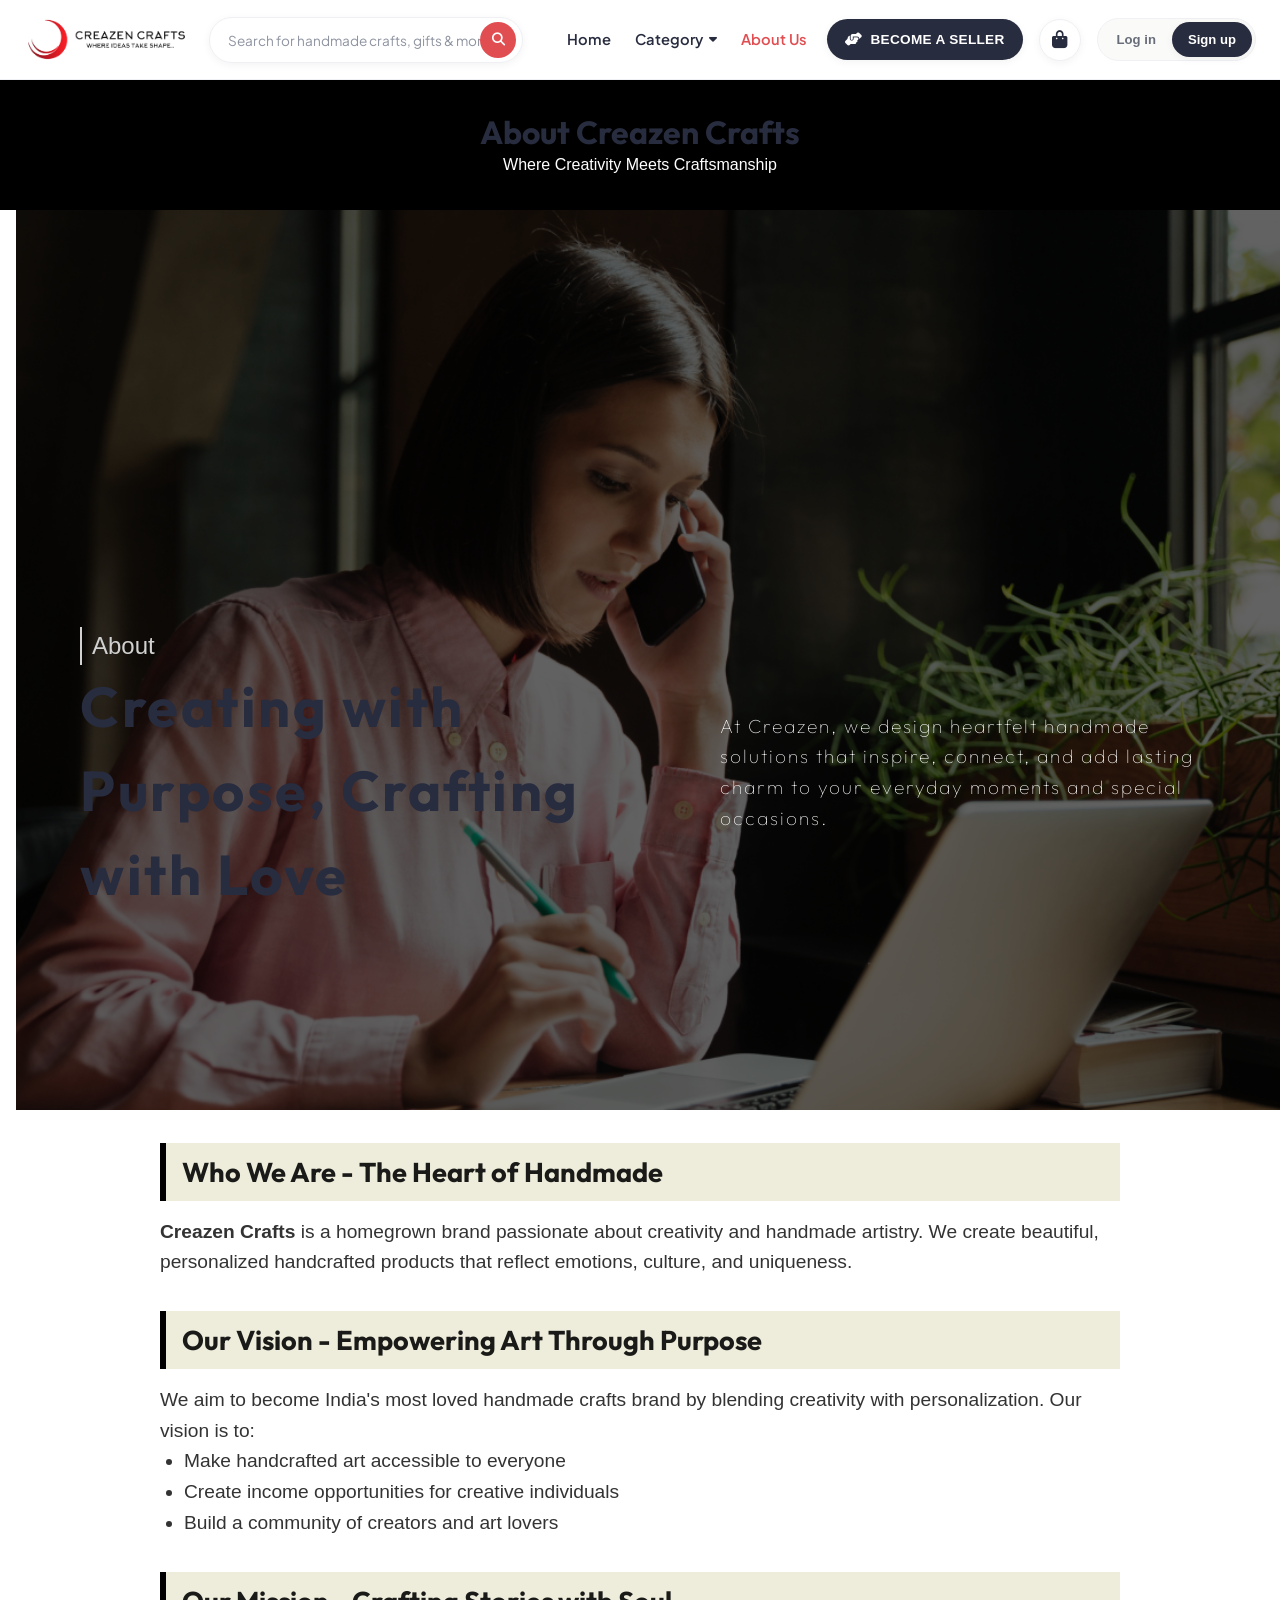
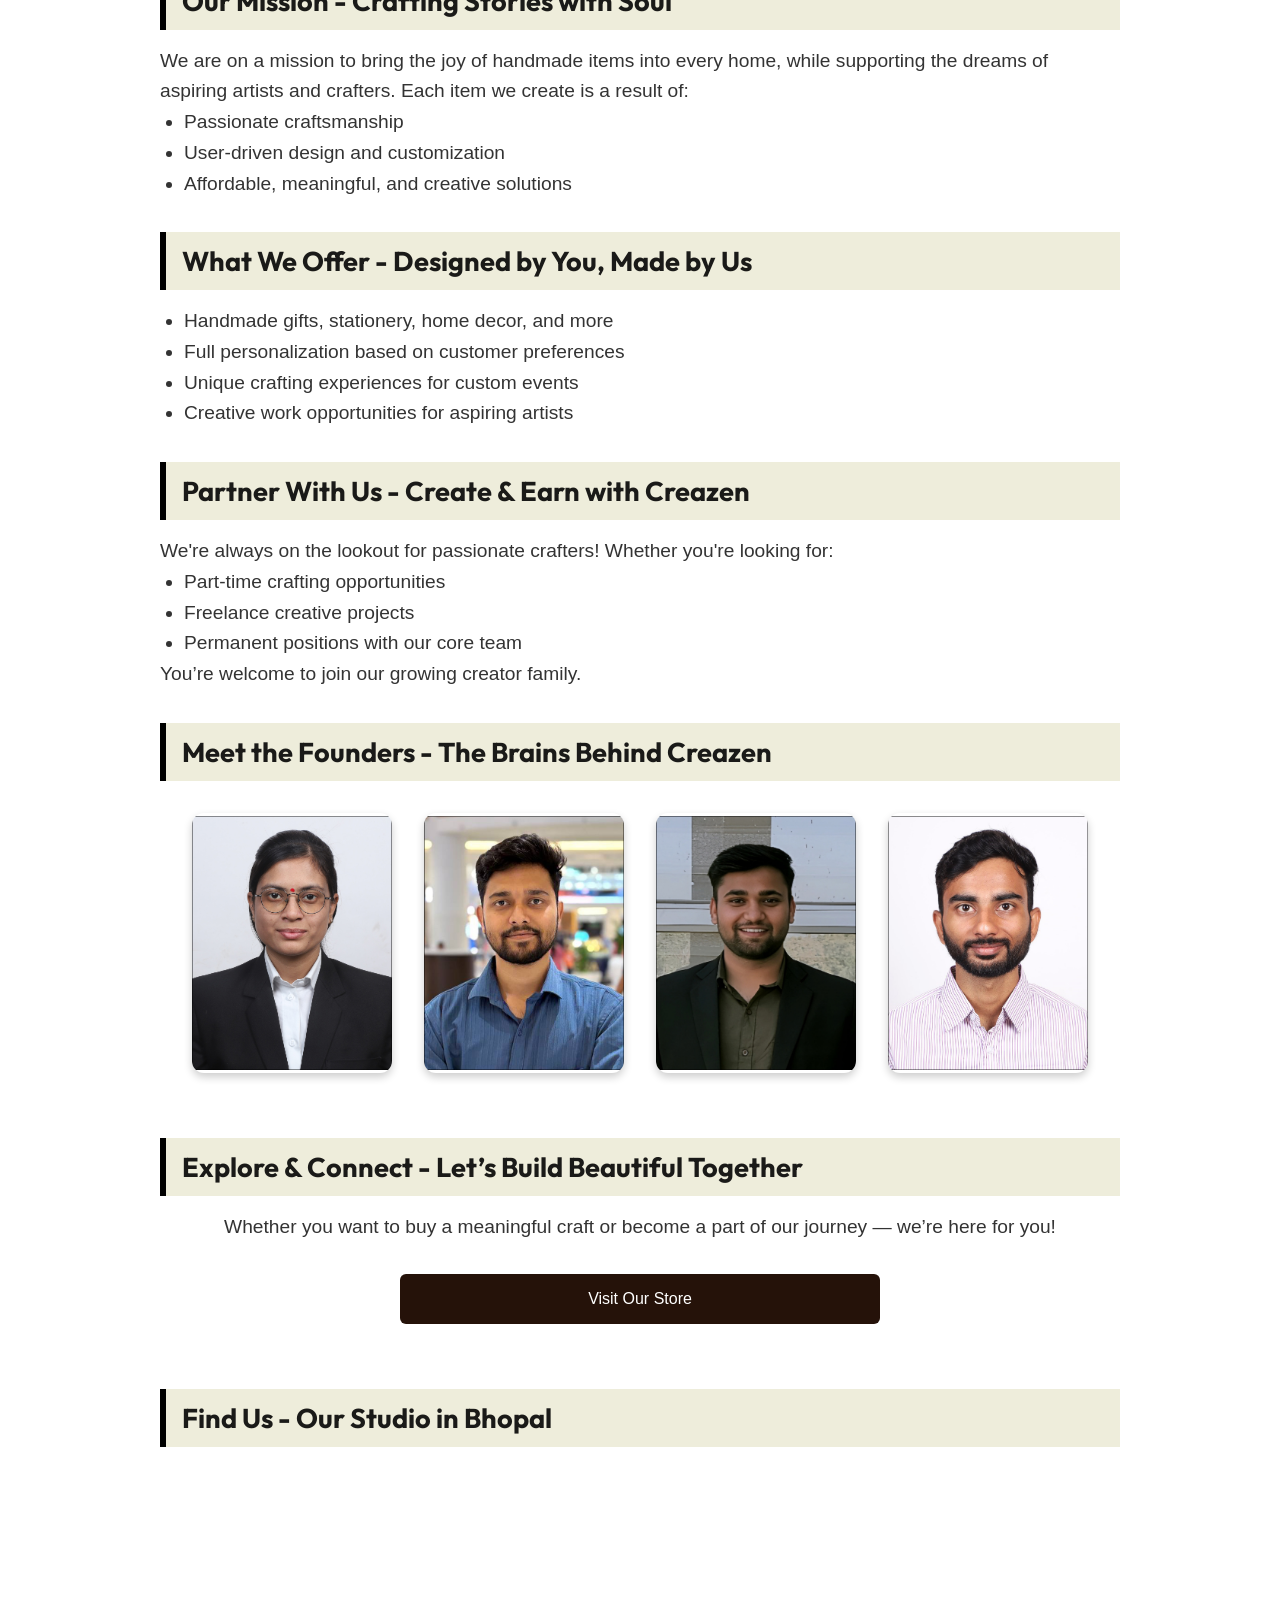
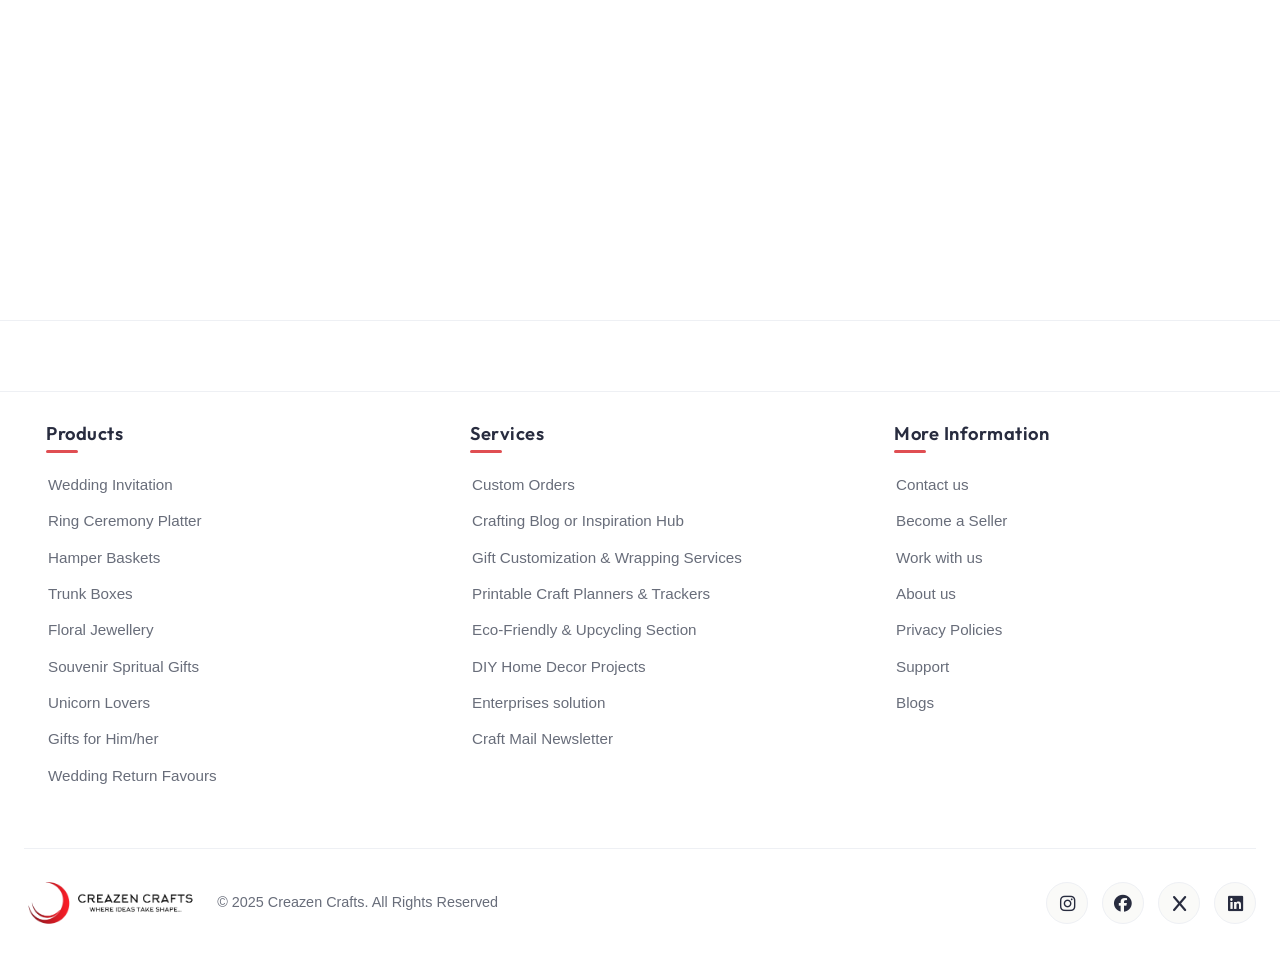
<file: src/about-us.html>
<!DOCTYPE html>
<html lang="en">
  <head>
    <meta charset="UTF-8" />
    <meta name="viewport" content="width=device-width, initial-scale=1.0" />
    <title>About Us - Creazen Crafts</title>
    <link rel="icon" type="./image/x-icon"
      href="../assets/icons/favicon-main.ico" />

    <!-- Team: Megha Chourasiya | Krishna K. Gupta | Harshkumar Santoshkumar | Kumar Gourav  -->
    <!-- Open-graph properties -->
    <meta property="og:url" content="https://creazencrafts.vercel.app/" />
    <meta property="og:type" content="website" />
    <meta property="og:title"
      content="A Universe of Colors, Textures, and Creativity!" />
    <meta property="og:description"
      content="Explore a world of creativity with Creazen Crafts! Discover unique handmade crafts, 
  DIY inspirations, and artistic designs that bring imagination to reality. Join us in crafting joy and creativity every day!" />
    <meta property="og:image"
      content="https://creazencrafts.vercel.app/assets/images/logos/creazen-parent-logo.png" />
    <meta property="og:image:width" content="200" />
    <meta property="og:image:height" content="200" />
    <!--End Open-graph properties -->

    <link rel="stylesheet"
      href="https://cdnjs.cloudflare.com/ajax/libs/font-awesome/6.7.1/css/all.min.css">

    <link rel="stylesheet" href="../assets/css/global.css">
    <link rel="stylesheet" href="../assets/css/index.css">
    <link rel="stylesheet" href="../assets/css/about.css">
  </head>
  <body>
    <header class="header-index">
      <nav class="main-nav">
        <div class="logo">
          <a href="../index.html"><img src="../assets/images/logos/creazen-parent-logo.png" alt="Creazen Crafts Logo"></a>
        </div>

        <div class="search-bar-container">
          <input type="text" class="search-input" placeholder="Search for handmade crafts, gifts & more..." aria-label="Search crafts">
          <button class="search-button" aria-label="Search">
            <span class="search-icon"><i class="fa fa-solid fa-magnifying-glass"></i></span>
          </button>
        </div>

        <div class="nav-menu-wrapper" id="navMenuWrapper">
          <div class="menu">
            <nav class="navbar">
              <ul>
                <li><a href="../index.html">Home</a></li>
                <li class="dropdown">
                  <a href="#" class="category">
                    Category
                    <i class="fa-solid fa-caret-down c-down"></i>
                  </a>
                  <div class="dropdown-menu">
                    <a href="./catagory.html">Wedding Invitation</a>
                    <a href="./catagory.html">Ring Ceremony Platter</a>
                    <a href="./catagory.html">Hamper Baskets</a>
                    <a href="./catagory.html">Trunk Boxes</a>
                    <a href="./catagory.html">Floral Jewellery</a>
                    <a href="./catagory.html">Souvenir Spiritual Gifts</a>
                    <a href="./catagory.html">Unicorn Lovers</a>
                    <a href="./catagory.html">Gifts for Him/Her</a>
                    <a href="./catagory.html">Wedding Return Favours</a>
                  </div>
                </li>
                <li><a href="./about-us.html" class="about-us active">About Us</a></li>
              </ul>
            </nav>
          </div>

          <div class="mobile-drawer-only-actions">
            <div class="seller-btn">
              <a href="./become-partner.html" class="become-seller"><i class="fa-solid fa-handshake-angle"></i><span> Become a Seller</span></a>
            </div>
            <div class="drawer-user-profile-card" id="drawerUserProfileCard"></div>
          </div>
        </div>

        <div class="header-right-actions">
          <div class="seller-btn desktop-seller-btn">
            <a href="./become-partner.html" class="become-seller"><i class="fa-solid fa-handshake-angle"></i><span> Become a Seller</span></a>
          </div>

          <button class="header-cart-btn header-cart-trigger" id="headerCartBtn" aria-label="Open Shopping Bag">
            <i class="fa-solid fa-bag-shopping"></i>
            <span class="cart-badge-val">0</span>
          </button>

          <div class="toggle-container">
            <div class="toggle-bar">
              <a href="./login.html" class="log-in">Log in</a>
              <a href="./signup.html" class="sign-up active">Sign up</a>
            </div>
          </div>

          <button class="mobile-hamburger" id="mobileMenuBtn" aria-label="Toggle Navigation Menu">
            <i class="fa-solid fa-bars icon-bars"></i>
            <i class="fa-solid fa-xmark icon-close"></i>
          </button>
        </div>
      </nav>
      <div class="nav-backdrop" id="navBackdrop"></div>
    </header>

    <div class="header-c">
      <h1>About Creazen Crafts</h1>
      <p>Where Creativity Meets Craftsmanship</p>
    </div>

    <!-- section: Hero -->
    <section id="About">
      <div class="about-us-container">
        <div class="about-us-container-content">
          <div class="left-heading">
            <p>About</p>

            <h1>Creating with Purpose, Crafting with Love</h1>
          </div>
          <div class="right-subheading">
            <h3>At Creazen, we design heartfelt handmade solutions that inspire,
              connect, and add lasting charm to your everyday moments and
              special occasions.
            </h3>

          </div>
        </div>
      </div>
    </section>

    <section>
      <div class="content">
        <h2>Who We Are - The Heart of Handmade</h2>
        <p><strong>Creazen Crafts</strong> is a homegrown brand passionate about
          creativity and handmade artistry. We create beautiful, personalized
          handcrafted products that reflect emotions, culture, and
          uniqueness.</p>
      </div>
    </section>

    <section>
      <div class="content">
        <h2>Our Vision - Empowering Art Through Purpose</h2>
        <p>We aim to become India's most loved handmade crafts brand by blending
          creativity with personalization. Our vision is to:</p>
        <ul>
          <li>Make handcrafted art accessible to everyone</li>
          <li>Create income opportunities for creative individuals</li>
          <li>Build a community of creators and art lovers</li>
        </ul>
      </div>
    </section>

    <section>
      <div class="content">
        <h2>Our Mission - Crafting Stories with Soul</h2>
        <p>We are on a mission to bring the joy of handmade items into every
          home, while supporting the dreams of aspiring artists and crafters.
          Each item we create is a result of:</p>
        <ul>
          <li>Passionate craftsmanship</li>
          <li>User-driven design and customization</li>
          <li>Affordable, meaningful, and creative solutions</li>
        </ul>
      </div>
    </section>

    <section>
      <div class="content">
        <h2>What We Offer - Designed by You, Made by Us</h2>
        <ul>
          <li>Handmade gifts, stationery, home decor, and more</li>
          <li>Full personalization based on customer preferences</li>
          <li>Unique crafting experiences for custom events</li>
          <li>Creative work opportunities for aspiring artists</li>
        </ul>
      </div>
    </section>

    <section>
      <div class="content">
        <h2>Partner With Us - Create & Earn with Creazen</h2>
        <p>We're always on the lookout for passionate crafters! Whether you're
          looking for:</p>
        <ul>
          <li>Part-time crafting opportunities</li>
          <li>Freelance creative projects</li>
          <li>Permanent positions with our core team</li>
        </ul>
        <p>You’re welcome to join our growing creator family.</p>
      </div>
    </section>

    <section>
      <div class="content">
        <h2>Meet the Founders - The Brains Behind Creazen</h2>
        <div class="team">
          <div class="member">
            <img src="../assets/images/logos/owner-1.jpg" alt="Megha" />
            <div class="member-info">
              <h3>Megha Chourasiya</h3>
              <p>Founder & Creative Visionary</p>
            </div>
          </div>
          <div class="member">
            <img src="../assets/images/logos/owner-4.jpg" alt="Gourav" />
            <div class="member-info">
              <h3>Kumar Gourav</h3>
              <p>Marketing & Operations Head</p>
            </div>
          </div>
          <div class="member">
            <img src="../assets/images/logos/owner-3.jpg" alt="Harsh" />
            <div class="member-info">
              <h3>Harsh Kumar</h3>
              <p>Strategic Growth & Partnerships</p>
            </div>
          </div>
          <div class="member">
            <img src="../assets/images/logos/owner-2.jpg" alt="Krishna" />
            <div class="member-info">
              <h3>Krishna K. Gupta</h3>
              <p>Design & Aesthetic Expert</p>
            </div>
          </div>
        </div>
      </div>
    </section>

    <section>
      <div class="content cta">
        <h2>Explore & Connect - Let’s Build Beautiful Together</h2>
        <p>Whether you want to buy a meaningful craft or become a part of our
          journey — we’re here for you!</p>
        <button onclick="redirectToShop()">Visit Our Store</button>
      </div>
    </section>

    <section>
      <div class="content">
        <h2>Find Us - Our Studio in Bhopal</h2>
        <div class="map">
          <iframe
            src="https://www.google.com/maps/embed?pb=!1m18!1m12!1m3!1d7322.288269336392!2d77.41261508846478!3d23.25993310000001!2m3!1f0!2f0!3f0!3m2!1i1024!2i768!4f13.1!3m3!1m2!1s0x397c4267e84cfb3d%3A0x48d5f1f315c2283f!2sBhopal%2C%20Madhya%20Pradesh!5e0!3m2!1sen!2sin!4v1617171181077!5m2!1sen!2sin"
            allowfullscreen
            loading="lazy"
            referrerpolicy="no-referrer-when-downgrade"></iframe>
        </div>
      </div>
    </section>

    <!-- -------------Section:5-Footer----------- -->
    <!-- footer -->
    <footer id="Footer">
      <div id="footer-middle-line"></div>
      <div class="footer-container">
        <div class="footer-more-info-container">
          <div class="more-info-list-item">
            <h2>Products</h2>
            <ul>
              <a href="#">
                <li>Wedding Invitation</li>
              </a>
              <a href="#">
                <li>Ring Ceremony Platter</li>
              </a>
              <a href="#">
                <li>Hamper Baskets</li>
              </a>
              <a href="#">
                <li>Trunk Boxes</li>
              </a>
              <a href="#">
                <li>Floral Jewellery</li>
              </a>
              <a href="#">
                <li>Souvenir Spritual Gifts</li>
              </a>
              <a href="#">
                <li>Unicorn Lovers</li>
              </a>
              <a href="#">
                <li>Gifts for Him/her</li>
              </a>
              <a href="#">
                <li>Wedding Return Favours</li>
              </a>
            </ul>
          </div>

          <div class="more-info-list-item">
            <h2>Services</h2>
            <ul>
              <a href="#">
                <li>Custom Orders</li>
              </a>
              <a href="#">
                <li>Crafting Blog or Inspiration Hub</li>
              </a>
              <a href="#">
                <li>Gift Customization & Wrapping Services</li>
              </a>
              <a href="#">
                <li>Printable Craft Planners & Trackers</li>
              </a>
              <a href="#">
                <li>Eco-Friendly & Upcycling Section</li>
              </a>
              <a href="#">
                <li>DIY Home Decor Projects</li>
              </a>
              <a href="#">
                <li>Enterprises solution</li>
              </a>
              <a href="#">
                <li>Craft Mail Newsletter</li>
              </a>
            </ul>
          </div>

          <div class="more-info-list-item">
            <h2>More Information</h2>
            <ul>
              <a href="../src/contact.html">
                <li>Contact us</li>
              </a>
              <a href="../src/become-partner.html">
                <li>Become a Seller</li>
              </a>
              <a href="../src/career-with-creazen.html">
                <li>Work with us</li>
              </a>
              <a href="../src/about-us.html">
                <li>About us </li>
              </a>
              <a href="../src/policy.html">
                <li>Privacy Policies</li>
              </a>
              <a href="mailto: creazen@gmail.com">
                <li>Support</li>
              </a>
              <a href="#">
                <li>Blogs</li>
              </a>
            </ul>
          </div>
        </div>

        <div id="footer-middle-line"></div>

        <div class="footer-last-container">
          <div class="footer-last-content">
            <img src="../assets/images/logos/creazen-parent-logo-whitebg.png">
            <p> ©️ 2025 Creazen Crafts. All Rights Reserved</p>
          </div>

          <div class="social-icon-container">
            <a href="#"><span><i
                  class="fa-brands fa-instagram fa-xl"></i></span></a>
            <a href="#"><span><i
                  class="fa-brands fa-facebook fa-xl"></i></span></a>
            <a href="#"><span><i class="fa-brands fa-x fa-xl"></i></span></a>
            <a href="#"><span><i
                  class="fa-brands fa-linkedin fa-xl"></i></span></a>
          </div>
        </div>
      </div>
    </footer>

    <script src="../assets/js/cart.js"></script>
    <script src="../assets/js/auth.js"></script>
    <script src="../assets/js/index.js"></script>
    <script>
    document.getElementById('year').textContent = new Date().getFullYear();
    function redirectToShop() {
      alert("Redirecting to Creazen Crafts Store...");
      window.location.href = "https://creazencrafts.vercel.app/"; // Replace with real store link
    }
  </script>
  </body>
</html>
</file>
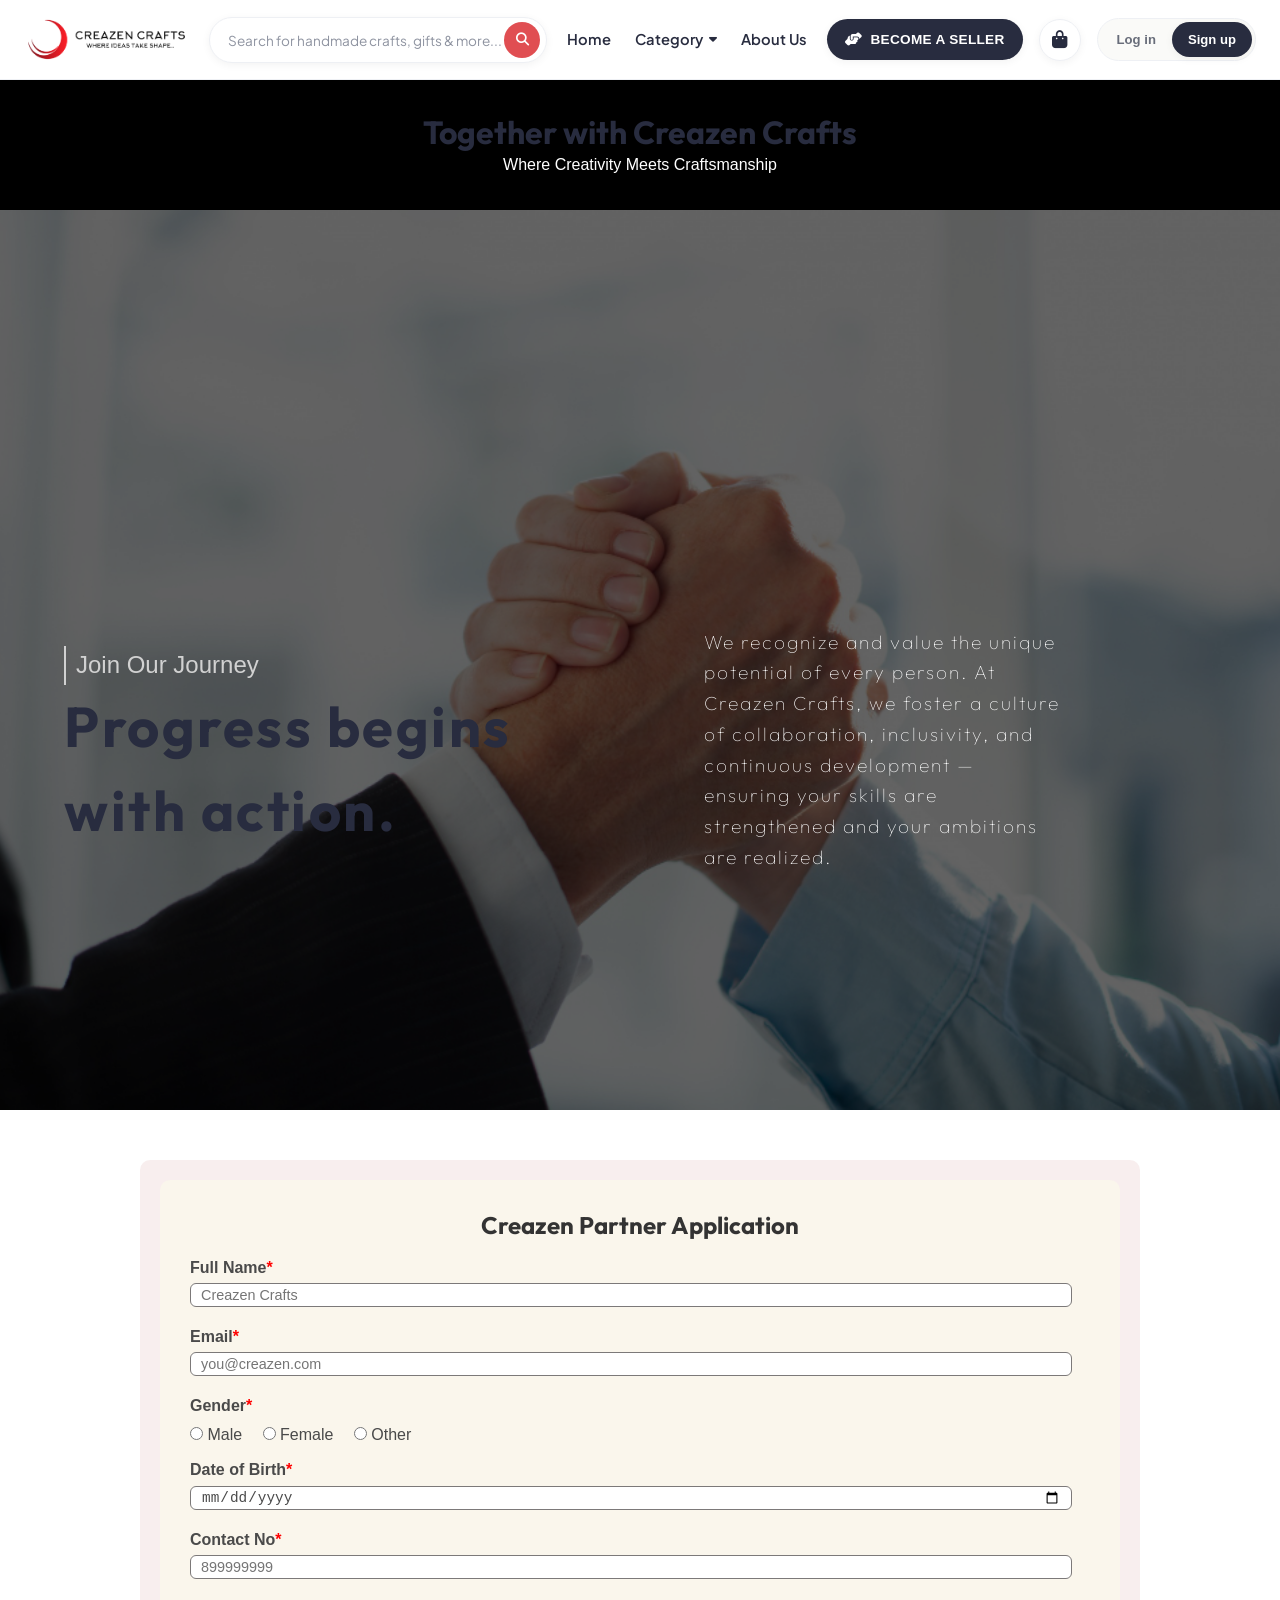
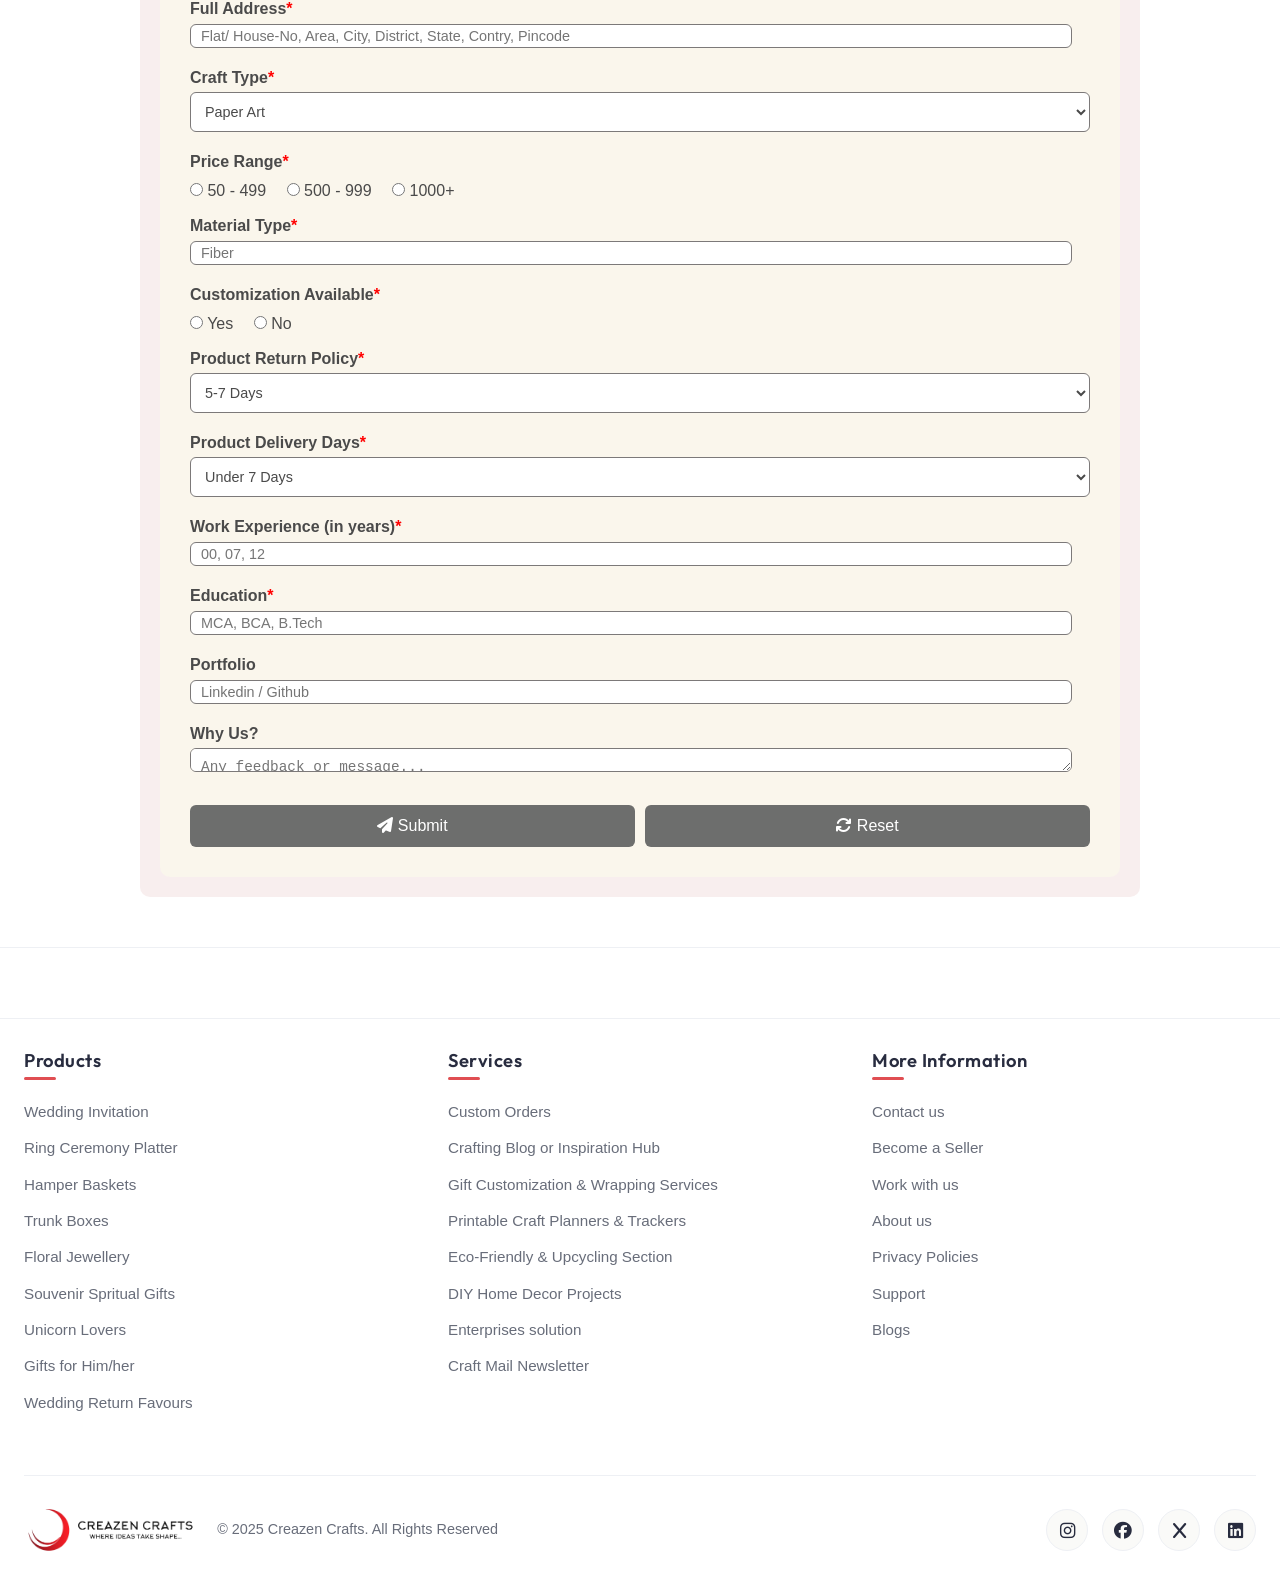
<file: src/become-partner.html>
<!DOCTYPE html>
<html lang="en">
  <head>
    <meta charset="UTF-8" />
    <meta name="viewport" content="width=device-width, initial-scale=1.0" />
    <title>Become Partner - Creazen Crafts</title>
    <link rel="icon" type="./image/x-icon" href="../assets/icons/favicon-main.ico" />

    <!-- Open-graph properties -->
    <meta property="og:url" content="https://creazencrafts.vercel.app/" />
    <meta property="og:type" content="website" />
    <meta property="og:title"
      content="A Universe of Colors, Textures, and Creativity!" />
    <meta property="og:description"
      content="Explore a world of creativity with Creazen Crafts! Discover unique handmade crafts, 
  DIY inspirations, and artistic designs that bring imagination to reality. Join us in crafting joy and creativity every day!" />
    <meta property="og:image" content="https://creazencrafts.vercel.app/assets/images/logos/creazen-parent-logo.png" />
    <meta property="og:image:width" content="200" />
    <meta property="og:image:height" content="200" />
    <!--End Open-graph properties -->

    <link rel="stylesheet" href="https://cdnjs.cloudflare.com/ajax/libs/font-awesome/6.7.1/css/all.min.css">

    <link rel="stylesheet" href="../assets/css/global.css">
    <link rel="stylesheet" href="../assets/css/index.css">
    <link rel="stylesheet" href="../assets/css/become-partner.css">
  </head>
  <body>
    <header class="header-index">
      <nav class="main-nav">
        <div class="logo">
          <a href="../index.html"><img src="../assets/images/logos/creazen-parent-logo.png" alt="Creazen Crafts Logo"></a>
        </div>

        <div class="search-bar-container">
          <input type="text" class="search-input" placeholder="Search for handmade crafts, gifts & more..." aria-label="Search crafts">
          <button class="search-button" aria-label="Search">
            <span class="search-icon"><i class="fa fa-solid fa-magnifying-glass"></i></span>
          </button>
        </div>

        <div class="nav-menu-wrapper" id="navMenuWrapper">
          <div class="menu">
            <nav class="navbar">
              <ul>
                <li><a href="../index.html">Home</a></li>
                <li class="dropdown">
                  <a href="#" class="category">
                    Category
                    <i class="fa-solid fa-caret-down c-down"></i>
                  </a>
                  <div class="dropdown-menu">
                    <a href="./catagory.html">Wedding Invitation</a>
                    <a href="./catagory.html">Ring Ceremony Platter</a>
                    <a href="./catagory.html">Hamper Baskets</a>
                    <a href="./catagory.html">Trunk Boxes</a>
                    <a href="./catagory.html">Floral Jewellery</a>
                    <a href="./catagory.html">Souvenir Spiritual Gifts</a>
                    <a href="./catagory.html">Unicorn Lovers</a>
                    <a href="./catagory.html">Gifts for Him/Her</a>
                    <a href="./catagory.html">Wedding Return Favours</a>
                  </div>
                </li>
                <li><a href="./about-us.html" class="about-us">About Us</a></li>
              </ul>
            </nav>
          </div>

          <div class="mobile-drawer-only-actions">
            <div class="seller-btn">
              <a href="./become-partner.html" class="become-seller active"><i class="fa-solid fa-handshake-angle"></i><span> Become a Seller</span></a>
            </div>
            <div class="drawer-user-profile-card" id="drawerUserProfileCard"></div>
          </div>
        </div>

        <div class="header-right-actions">
          <div class="seller-btn desktop-seller-btn">
            <a href="./become-partner.html" class="become-seller active"><i class="fa-solid fa-handshake-angle"></i><span> Become a Seller</span></a>
          </div>

          <button class="header-cart-btn header-cart-trigger" id="headerCartBtn" aria-label="Open Shopping Bag">
            <i class="fa-solid fa-bag-shopping"></i>
            <span class="cart-badge-val">0</span>
          </button>

          <div class="toggle-container">
            <div class="toggle-bar">
              <a href="./login.html" class="log-in">Log in</a>
              <a href="./signup.html" class="sign-up active">Sign up</a>
            </div>
          </div>

          <button class="mobile-hamburger" id="mobileMenuBtn" aria-label="Toggle Navigation Menu">
            <i class="fa-solid fa-bars icon-bars"></i>
            <i class="fa-solid fa-xmark icon-close"></i>
          </button>
        </div>
      </nav>
      <div class="nav-backdrop" id="navBackdrop"></div>
    </header>

    <!-- -------only page header------ -->
    <div class="header-c">
      <h1>Together with Creazen Crafts</h1>
      <p>Where Creativity Meets Craftsmanship</p>
    </div>

    <section id="About">
      <div class="about-us-container">
          <div class="about-us-container-content">
              <div class="left-heading">
                  <p>Join Our Journey</p>
                  <h1>Progress begins with action.</h1>
              </div>
              <div class="right-subheading">
                  <h3>We recognize and value the unique potential of every person. At Creazen Crafts, we foster a culture of collaboration, inclusivity, and continuous development — ensuring your skills are strengthened and your ambitions are realized.</h3>
              </div>
          </div>
      </div>
  </section>

    <!-- -----------Section:-Form---------- -->
    <section>
      <div class="form-container">
        <div class="form-box">
          <h2>Creazen Partner Application</h2>
          
          <form id="jobForm" name="submit-to-google-sheet" target="_blank">

            <label for="fullname">Full Name<span>*</span></label>
            <input type="text" id="fullname" name="Full Name" placeholder="Creazen Crafts" required maxlength="20">
    
            <label for="email">Email<span>*</span></label>
            <input type="email" id="email" name="Email" placeholder="you@creazen.com" required>
    
            <label>Gender<span>*</span></label>
            <div class="radio-group">
              <label><input type="radio" name="Gender" value="Male" required> Male</label>
              <label><input type="radio" name="Gender" value="Female"> Female</label>
              <label><input type="radio" name="Gender" value="Other"> Other</label>
            </div>
    
            <label for="dob">Date of Birth<span>*</span></label>
            <input type="date" id="dob" name="DOB" required>
    
            <label for="contact">Contact No<span>*</span></label>
            <input type="tel" id="contact" name="Contact" pattern="[0-9]{10}" required placeholder="899999999">

            <label for="address">Full Address<span>*</span></label>
            <input type="text" id="address" name="Address" required placeholder="Flat/ House-No, Area, City, District, State, Contry, Pincode">

            <label for="craft-type">Craft Type<span>*</span></label>
            <select id="craft-type" name="Craft Type" required>         
              <option value="Paper Craft">Paper Art</option>
              <option value="Resin Craft">Resin Craft</option>
              <option value="Embraidery">Embraidery</option>
              <option value="Embroidery Artist">Customize Gifts</option>
              <option value="All Above">All Above</option>
              <option value="Others">Others</option>
            </select>


            <label>Price Range<span>*</span></label>
            <div class="radio-group">
              <label><input type="radio" name="Price Range" value="50-500" required> 50 - 499</label>
              <label><input type="radio" name="Price Range" value="501-1000"> 500 - 999</label>
              <label><input type="radio" name="Price Range" value="1000+"> 1000+</label>
            </div>

            <label for="material-type">Material Type<span>*</span></label>
            <input type="text" id="fullname" name="Material Type" placeholder="Fiber" required maxlength="20">

            <label>Customization Available<span>*</span></label>
            <div class="radio-group">
              <label><input type="radio" name="Customization Available" value="Yes" required> Yes</label>
              <label><input type="radio" name="Customization Available" value="No"> No</label>
            </div>


            <label for="product-return-rolicy">Product Return Policy<span>*</span></label>
            <select id="product-return-rolicy" name="Product Return Policy" required>         
              <option value="5-7 Days">5-7 Days</option>
              <option value="10 Days">10 Days</option>
              <option value="More Days">More Days</option>
            </select>            

            <label for="product-delivery-days">Product Delivery Days<span>*</span></label>
            <select id="product-delivery-days" name="Product Delivery Days" required>         
              <option value="Under 7 Days">Under 7 Days</option>
              <option value="Under 14 Days">Under 14 Days</option>
              <option value="More Extra Days">More Days</option>
            </select> 


            <label for="experience">Work Experience (in years)<span>*</span></label>
            <input type="text" id="experience"  pattern="[0-9]{2}" name="Experience" placeholder="00, 07, 12" required title="Include 0 as a prefix in single digit.">
    
            <label for="education">Education<span>*</span></label>
            <input type="text" id="education" name="Education" placeholder="MCA, BCA, B.Tech" required>

            <label for="portfolio">Portfolio</label>
            <input type="url" id="portfolio" name="Portfolio" placeholder="Linkedin / Github" pattern="https?://.+" title="Include http://">
    
            <label for="feedback">Why Us?</label>
            <textarea id="feedback" name="Why Us?" rows="4" placeholder="Any feedback or message..."></textarea>
    
            <p class="error" id="errorMsg">Work experience must be at least 1 year for job type "Experience".</p>
    
            <div class="btn-group">
              <button type="submit"><i class="fa fa-paper-plane"></i> Submit</button>
              <button type="reset"><i class="fa fa-refresh"></i> Reset</button>
            </div>
          </form>
        </div>
    </section>


    <!-- -------------Section:-Footer----------- -->
    <!-- footer -->
    <footer id="Footer">
      <div id="footer-middle-line"></div>
      <div class="footer-container">
        <div class="footer-more-info-container">
          <div class="more-info-list-item">
            <h2>Products</h2>
            <ul>
              <a href="#">
                <li>Wedding Invitation</li>
              </a>
              <a href="#">
                <li>Ring Ceremony Platter</li>
              </a>
              <a href="#">
                <li>Hamper Baskets</li>
              </a>
              <a href="#">
                <li>Trunk Boxes</li>
              </a>
              <a href="#">
                <li>Floral Jewellery</li>
              </a>
              <a href="#">
                <li>Souvenir Spritual Gifts</li>
              </a>
              <a href="#">
                <li>Unicorn Lovers</li>
              </a>
              <a href="#">
                <li>Gifts for Him/her</li>
              </a>
              <a href="#">
                <li>Wedding Return Favours</li>
              </a>
            </ul>
          </div>

          <div class="more-info-list-item">
            <h2>Services</h2>
            <ul>
              <a href="#">
                <li>Custom Orders</li>
              </a>
              <a href="#">
                <li>Crafting Blog or Inspiration Hub</li>
              </a>
              <a href="#">
                <li>Gift Customization & Wrapping Services</li>
              </a>
              <a href="#">
                <li>Printable Craft Planners & Trackers</li>
              </a>
              <a href="#">
                <li>Eco-Friendly & Upcycling Section</li>
              </a>
              <a href="#">
                <li>DIY Home Decor Projects</li>
              </a>
              <a href="#">
                <li>Enterprises solution</li>
              </a>
              <a href="#">
                <li>Craft Mail Newsletter</li>
              </a>
            </ul>
          </div>

            <div class="more-info-list-item">
              <h2>More Information</h2>
              <ul>
                  <a href="../src/contact.html">
                      <li>Contact us</li>
                  </a>
                  <a href="../src/become-partner.html">
                      <li>Become a Seller</li>
                  </a>
                  <a href="../src/career-with-creazen.html">
                      <li>Work with us</li>
                  </a>
                  <a href="../src/about-us.html">
                      <li>About us </li>
                  </a>
                  <a href="../src/policy.html">
                      <li>Privacy Policies</li>
                  </a>
                  <a href="mailto: creazen@gmail.com">
                      <li>Support</li>
                  </a>
                  <a href="#">
                      <li>Blogs</li>
                  </a>
              </ul>
          </div>
        </div>

        <div id="footer-middle-line"></div>

        <div class="footer-last-container">
          <div class="footer-last-content">
            <img src="../assets/images/logos/creazen-parent-logo-whitebg.png">
            <p> ©️ 2025 Creazen Crafts. All Rights Reserved</p>
          </div>

          <div class="social-icon-container">
            <a href="#"><span><i
                  class="fa-brands fa-instagram fa-xl"></i></span></a>
            <a href="#"><span><i
                  class="fa-brands fa-facebook fa-xl"></i></span></a>
            <a href="#"><span><i class="fa-brands fa-x fa-xl"></i></span></a>
            <a href="#"><span><i
                  class="fa-brands fa-linkedin fa-xl"></i></span></a>
          </div>
        </div>
      </div>
    </footer>

    <script src="../assets/js/cart.js"></script>
    <script src="../assets/js/auth.js"></script>
    <script src="../assets/js/index.js"></script>
    <script src="../assets/js/become-partner.js"></script>
  </body>
</html>
</file>
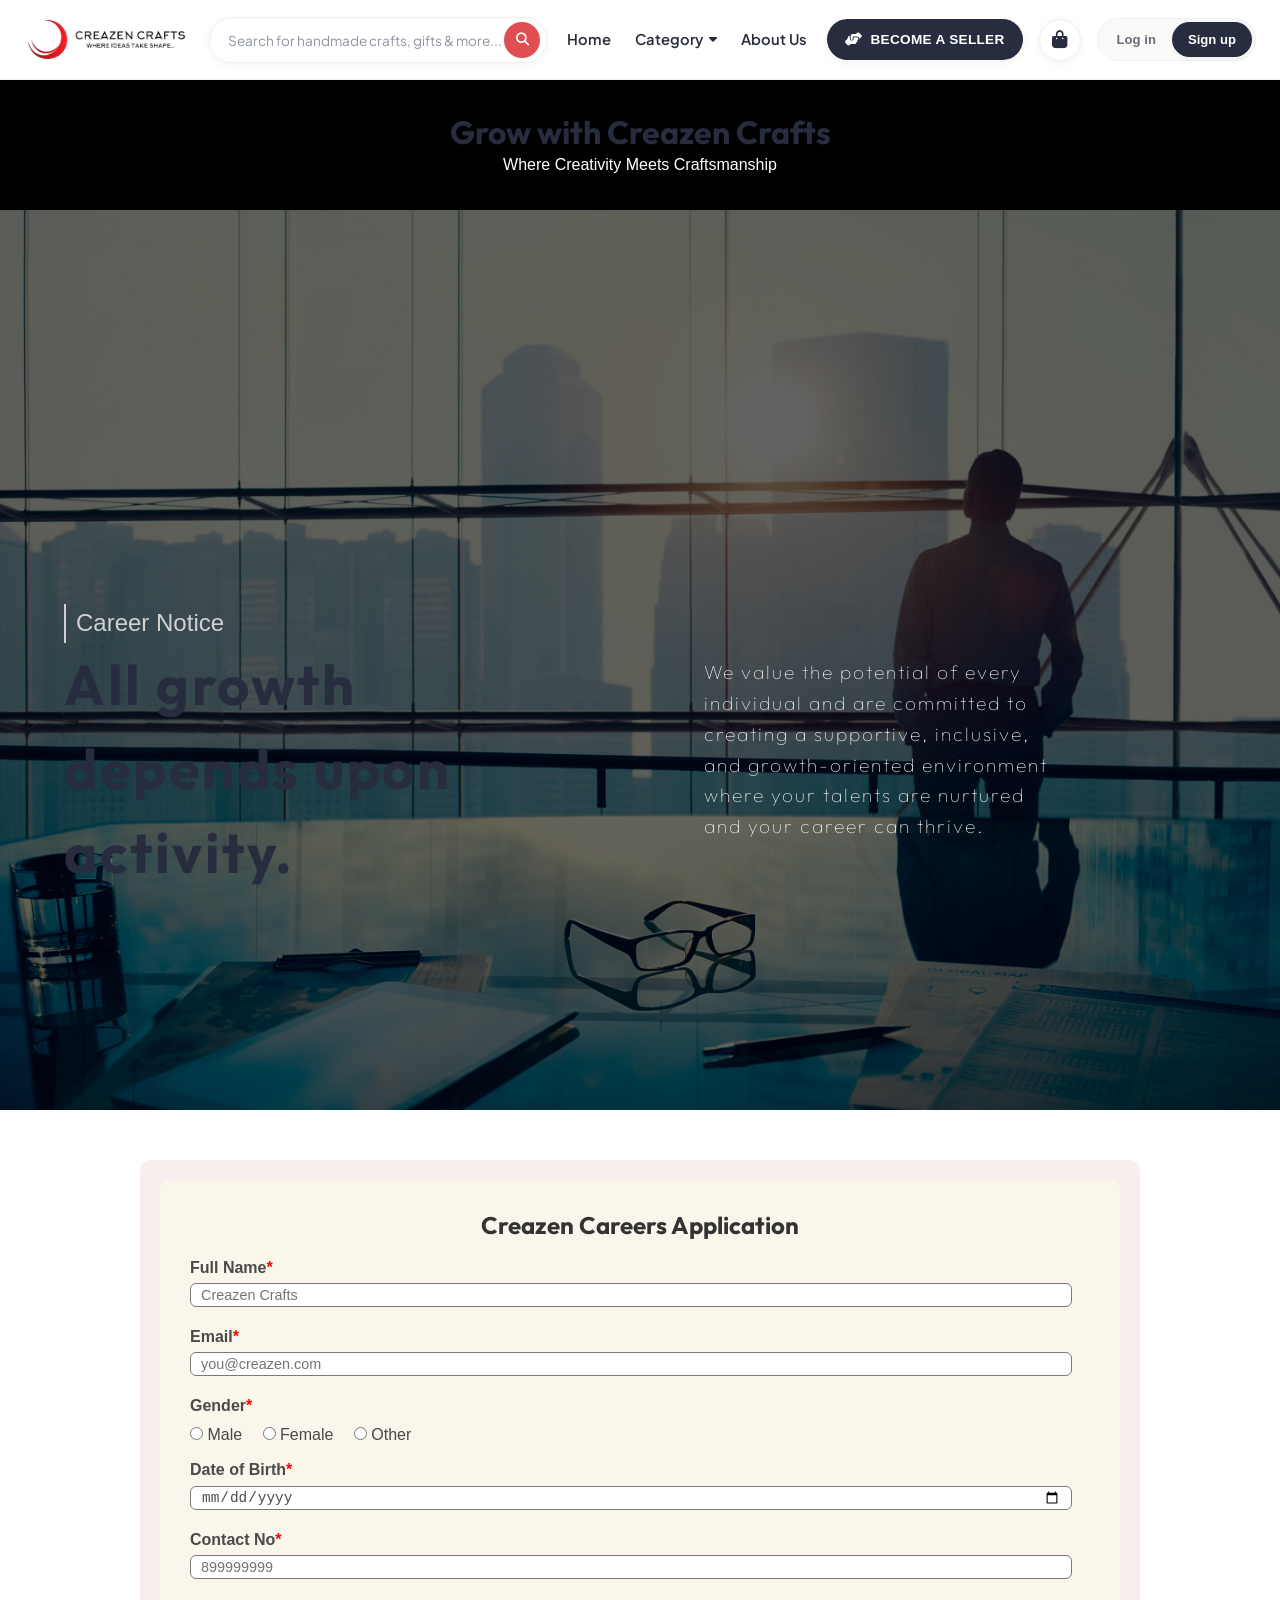
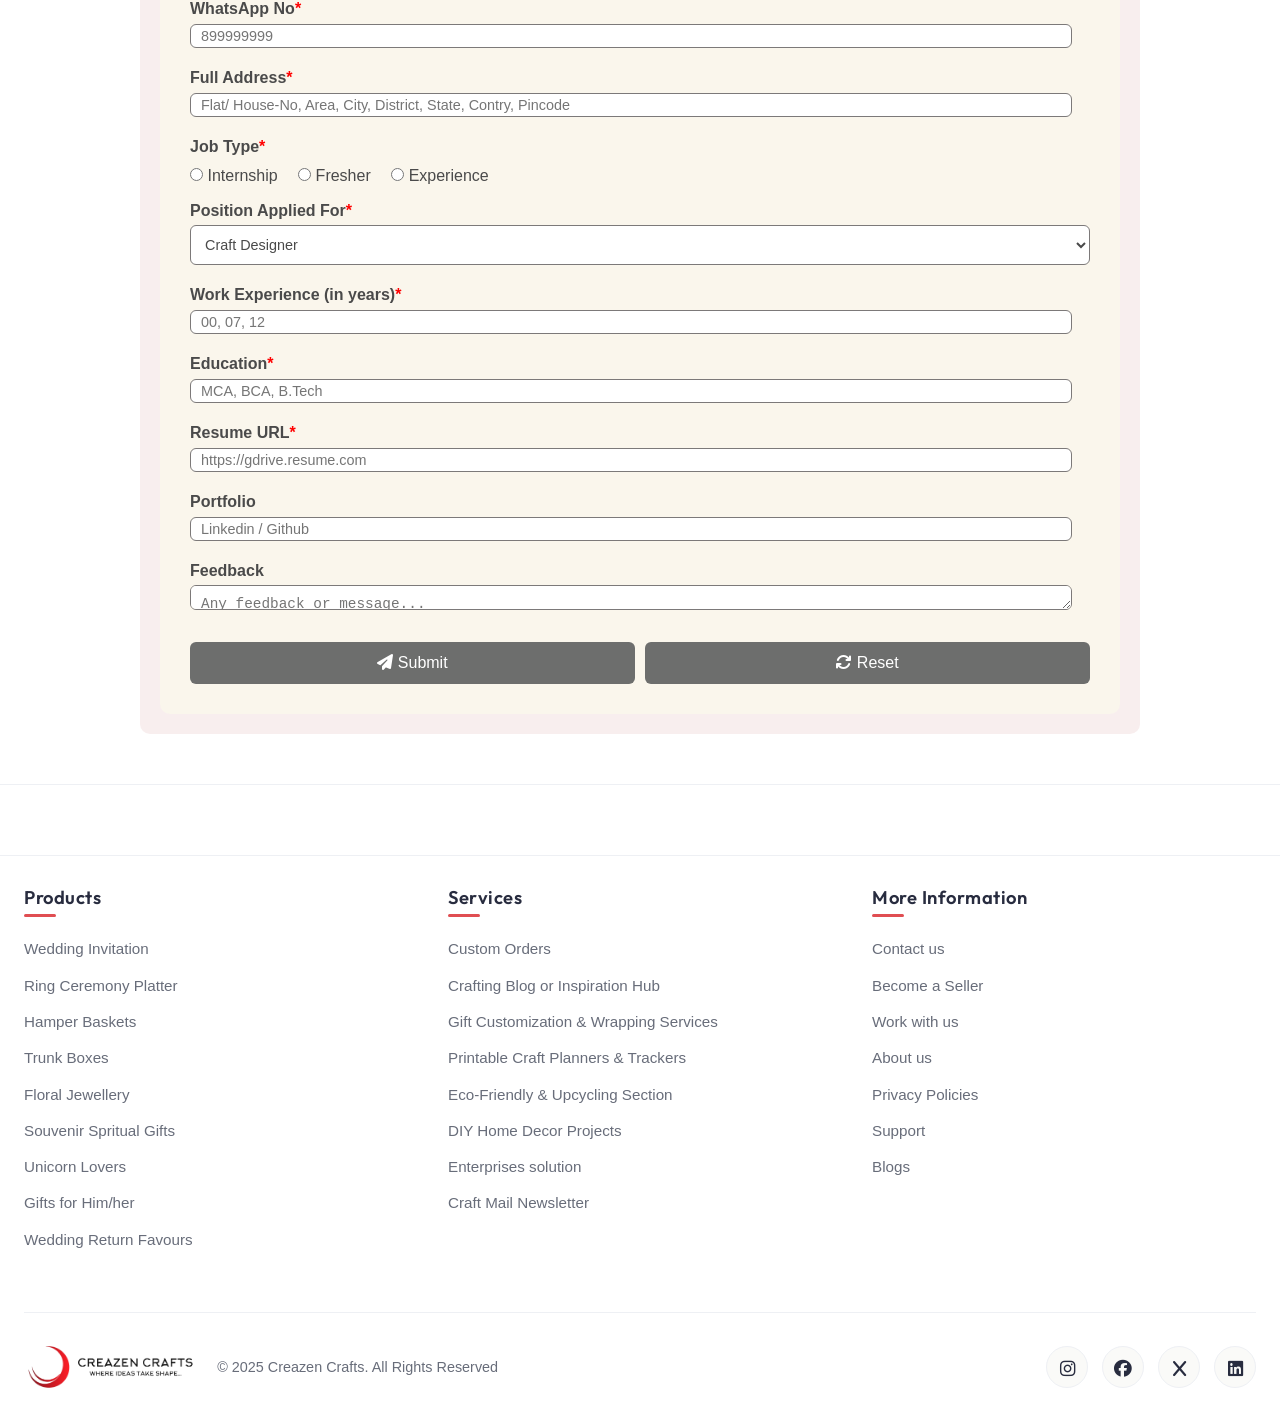
<file: src/career-with-creazen.html>
<!DOCTYPE html>
<html lang="en">
  <head>
    <meta charset="UTF-8" />
    <meta name="viewport" content="width=device-width, initial-scale=1.0" />
    <title>Career - Creazen Crafts</title>
    <link rel="icon" type="./image/x-icon"
      href="../assets/icons/favicon-main.ico" />

    <!-- Open-graph properties -->
    <meta property="og:url" content="https://creazencrafts.vercel.app/" />
    <meta property="og:type" content="website" />
    <meta property="og:title"
      content="A Universe of Colors, Textures, and Creativity!" />
    <meta property="og:description"
      content="Explore a world of creativity with Creazen Crafts! Discover unique handmade crafts, 
  DIY inspirations, and artistic designs that bring imagination to reality. Join us in crafting joy and creativity every day!" />
    <meta property="og:image"
      content="https://creazencrafts.vercel.app/assets/images/logos/creazen-parent-logo.png" />
    <meta property="og:image:width" content="200" />
    <meta property="og:image:height" content="200" />
    <!--End Open-graph properties -->

    <link rel="stylesheet"
      href="https://cdnjs.cloudflare.com/ajax/libs/font-awesome/6.7.1/css/all.min.css">

    <link rel="stylesheet" href="../assets/css/global.css">
    <link rel="stylesheet" href="../assets/css/index.css">
    <link rel="stylesheet" href="../assets/css/career.css">
  </head>
  <body>
    <header class="header-index">
      <nav class="main-nav">
        <div class="logo">
          <a href="../index.html"><img src="../assets/images/logos/creazen-parent-logo.png" alt="Creazen Crafts Logo"></a>
        </div>

        <div class="search-bar-container">
          <input type="text" class="search-input" placeholder="Search for handmade crafts, gifts & more..." aria-label="Search crafts">
          <button class="search-button" aria-label="Search">
            <span class="search-icon"><i class="fa fa-solid fa-magnifying-glass"></i></span>
          </button>
        </div>

        <div class="nav-menu-wrapper" id="navMenuWrapper">
          <div class="menu">
            <nav class="navbar">
              <ul>
                <li><a href="../index.html">Home</a></li>
                <li class="dropdown">
                  <a href="#" class="category">
                    Category
                    <i class="fa-solid fa-caret-down c-down"></i>
                  </a>
                  <div class="dropdown-menu">
                    <a href="./catagory.html">Wedding Invitation</a>
                    <a href="./catagory.html">Ring Ceremony Platter</a>
                    <a href="./catagory.html">Hamper Baskets</a>
                    <a href="./catagory.html">Trunk Boxes</a>
                    <a href="./catagory.html">Floral Jewellery</a>
                    <a href="./catagory.html">Souvenir Spiritual Gifts</a>
                    <a href="./catagory.html">Unicorn Lovers</a>
                    <a href="./catagory.html">Gifts for Him/Her</a>
                    <a href="./catagory.html">Wedding Return Favours</a>
                  </div>
                </li>
                <li><a href="./about-us.html" class="about-us">About Us</a></li>
              </ul>
            </nav>
          </div>

          <div class="mobile-drawer-only-actions">
            <div class="seller-btn">
              <a href="./become-partner.html" class="become-seller"><i class="fa-solid fa-handshake-angle"></i><span> Become a Seller</span></a>
            </div>
            <div class="drawer-user-profile-card" id="drawerUserProfileCard"></div>
          </div>
        </div>

        <div class="header-right-actions">
          <div class="seller-btn desktop-seller-btn">
            <a href="./become-partner.html" class="become-seller"><i class="fa-solid fa-handshake-angle"></i><span> Become a Seller</span></a>
          </div>

          <button class="header-cart-btn header-cart-trigger" id="headerCartBtn" aria-label="Open Shopping Bag">
            <i class="fa-solid fa-bag-shopping"></i>
            <span class="cart-badge-val">0</span>
          </button>

          <div class="toggle-container">
            <div class="toggle-bar">
              <a href="./login.html" class="log-in">Log in</a>
              <a href="./signup.html" class="sign-up active">Sign up</a>
            </div>
          </div>

          <button class="mobile-hamburger" id="mobileMenuBtn" aria-label="Toggle Navigation Menu">
            <i class="fa-solid fa-bars icon-bars"></i>
            <i class="fa-solid fa-xmark icon-close"></i>
          </button>
        </div>
      </nav>
      <div class="nav-backdrop" id="navBackdrop"></div>
    </header>

    <!-- -------only page header------ -->
    <div class="header-c">
      <h1>Grow with Creazen Crafts</h1>
      <p>Where Creativity Meets Craftsmanship</p>
    </div>

    <section id="About">
      <div class="about-us-container">
        <div class="about-us-container-content">
          <div class="left-heading">
            <p>Career Notice</p>
            <h1>All growth depends upon activity.</h1>
          </div>
          <div class="right-subheading">
            <h3>We value the potential of every individual and are committed to
              creating a supportive, inclusive, and growth-oriented environment
              where your talents are nurtured and your career can thrive. </h3>
          </div>
        </div>
      </div>
    </section>

    <!-- -----------Section:-Form---------- -->
    <section>
      <div class="form-container">
        <div class="form-box">
          <h2>Creazen Careers Application</h2>

          <form id="jobForm" name="submit-to-google-sheet" target="_blank">

            <label for="fullname">Full Name<span>*</span></label>
            <input type="text" id="fullname" name="Full Name"
              placeholder="Creazen Crafts" required maxlength="20">

            <label for="email">Email<span>*</span></label>
            <input type="email" id="email" name="Email"
              placeholder="you@creazen.com" required>

            <label>Gender<span>*</span></label>
            <div class="radio-group">
              <label><input type="radio" name="Gender" value="Male" required>
                Male</label>
              <label><input type="radio" name="Gender" value="Female">
                Female</label>
              <label><input type="radio" name="Gender" value="Other">
                Other</label>
            </div>

            <label for="dob">Date of Birth<span>*</span></label>
            <input type="date" id="dob" name="DOB" required>

            <label for="contact">Contact No<span>*</span></label>
            <input type="tel" id="contact" name="Contact" pattern="[0-9]{10}"
              required placeholder="899999999">

            <label for="Whatsapp">WhatsApp No<span>*</span></label>
            <input type="tel" id="Whatsapp" name="WhatsApp" pattern="[0-9]{10}"
              required placeholder="899999999">

            <label for="address">Full Address<span>*</span></label>
            <input type="text" id="address" name="Address" required
              placeholder="Flat/ House-No, Area, City, District, State, Contry, Pincode">

            <label>Job Type<span>*</span></label>
            <div class="radio-group">
              <label><input type="radio" name="Job Type" value="Internship"
                  required> Internship</label>
              <label><input type="radio" name="Job Type" value="Fresher">
                Fresher</label>
              <label><input type="radio" name="Job Type" value="Experience">
                Experience</label>
            </div>

            <label for="position">Position Applied For<span>*</span></label>
            <select id="position" name="Position" required>
              <option value="Craft Designer">Craft Designer</option>
              <option value="Jewelry Designer">Jewelry Designer</option>
              <option value="Product Creator (Handmade Goods)">Product Creator
                (Handmade Goods)</option>
              <option value="Embroidery Artist">Embroidery Artist</option>
              <option value="Customized Gift Maker">Customized Gift
                Maker</option>
              <option value="Painting & Sketch Artist">Painting & Sketch
                Artist</option>
              <option value="NA">-----Others (NA)-----</option>
              <option value="Software Developer">Software Developer</option>
              <option value="Web Developer">Web Developer</option>
              <option value="Tester">Tester</option>
              <option value="DevOps Engineer">DevOps Engineer</option>
              <option value="Human Resource (HR)">Human Resource (HR)</option>
            </select>

            <label for="experience">Work Experience (in
              years)<span>*</span></label>
            <input type="text" id="experience" pattern="[0-9]{2}"
              name="Experience" placeholder="00, 07, 12" required
              title="Include 0 as a prefix in single digit.">

            <label for="education">Education<span>*</span></label>
            <input type="text" id="education" name="Education"
              placeholder="MCA, BCA, B.Tech" required>

            <label for="resume">Resume URL<span>*</span></label>
            <input type="url" id="resume" name="Resume" required
              placeholder="https://gdrive.resume.com" pattern="https?://.+"
              title="Include http://">

            <label for="portfolio">Portfolio</label>
            <input type="url" id="portfolio" name="Portfolio"
              placeholder="Linkedin / Github" pattern="https?://.+"
              title="Include http://">

            <label for="feedback">Feedback</label>
            <textarea id="feedback" name="Feedback" rows="4"
              placeholder="Any feedback or message..."></textarea>

            <p class="error" id="errorMsg">Work experience must be at least 1
              year for job type "Experience".</p>

            <div class="btn-group">
              <button type="submit"><i class="fa fa-paper-plane"></i>
                Submit</button>
              <button type="reset"><i class="fa fa-refresh"></i> Reset</button>
            </div>
          </form>
        </div>
      </section>

      <!-- -------------Section:-Footer----------- -->
      <!-- footer -->
      <footer id="Footer">
        <div id="footer-middle-line"></div>
        <div class="footer-container">
          <div class="footer-more-info-container">
            <div class="more-info-list-item">
              <h2>Products</h2>
              <ul>
                <a href="#">
                  <li>Wedding Invitation</li>
                </a>
                <a href="#">
                  <li>Ring Ceremony Platter</li>
                </a>
                <a href="#">
                  <li>Hamper Baskets</li>
                </a>
                <a href="#">
                  <li>Trunk Boxes</li>
                </a>
                <a href="#">
                  <li>Floral Jewellery</li>
                </a>
                <a href="#">
                  <li>Souvenir Spritual Gifts</li>
                </a>
                <a href="#">
                  <li>Unicorn Lovers</li>
                </a>
                <a href="#">
                  <li>Gifts for Him/her</li>
                </a>
                <a href="#">
                  <li>Wedding Return Favours</li>
                </a>
              </ul>
            </div>

            <div class="more-info-list-item">
              <h2>Services</h2>
              <ul>
                <a href="#">
                  <li>Custom Orders</li>
                </a>
                <a href="#">
                  <li>Crafting Blog or Inspiration Hub</li>
                </a>
                <a href="#">
                  <li>Gift Customization & Wrapping Services</li>
                </a>
                <a href="#">
                  <li>Printable Craft Planners & Trackers</li>
                </a>
                <a href="#">
                  <li>Eco-Friendly & Upcycling Section</li>
                </a>
                <a href="#">
                  <li>DIY Home Decor Projects</li>
                </a>
                <a href="#">
                  <li>Enterprises solution</li>
                </a>
                <a href="#">
                  <li>Craft Mail Newsletter</li>
                </a>
              </ul>
            </div>

            <div class="more-info-list-item">
              <h2>More Information</h2>
              <ul>
                <a href="../src/contact.html">
                  <li>Contact us</li>
                </a>
                <a href="../src/become-partner.html">
                  <li>Become a Seller</li>
                </a>
                <a href="../src/career-with-creazen.html">
                  <li>Work with us</li>
                </a>
                <a href="../src/about-us.html">
                  <li>About us </li>
                </a>
                <a href="../src/policy.html">
                  <li>Privacy Policies</li>
                </a>
                <a href="mailto: creazen@gmail.com">
                  <li>Support</li>
                </a>
                <a href="#">
                  <li>Blogs</li>
                </a>
              </ul>
            </div>
          </div>

          <div id="footer-middle-line"></div>

          <div class="footer-last-container">
            <div class="footer-last-content">
              <img src="../assets/images/logos/creazen-parent-logo-whitebg.png">
              <p> ©️ 2025 Creazen Crafts. All Rights Reserved</p>
            </div>

            <div class="social-icon-container">
              <a href="#"><span><i
                    class="fa-brands fa-instagram fa-xl"></i></span></a>
              <a href="#"><span><i
                    class="fa-brands fa-facebook fa-xl"></i></span></a>
              <a href="#"><span><i class="fa-brands fa-x fa-xl"></i></span></a>
              <a href="#"><span><i
                    class="fa-brands fa-linkedin fa-xl"></i></span></a>
            </div>
          </div>
        </div>
      </footer>

      <script src="../assets/js/cart.js"></script>
      <script src="../assets/js/auth.js"></script>
      <script src="../assets/js/index.js"></script>
      <script src="../assets/js/career.js"></script>
    </body>
  </html>
</file>
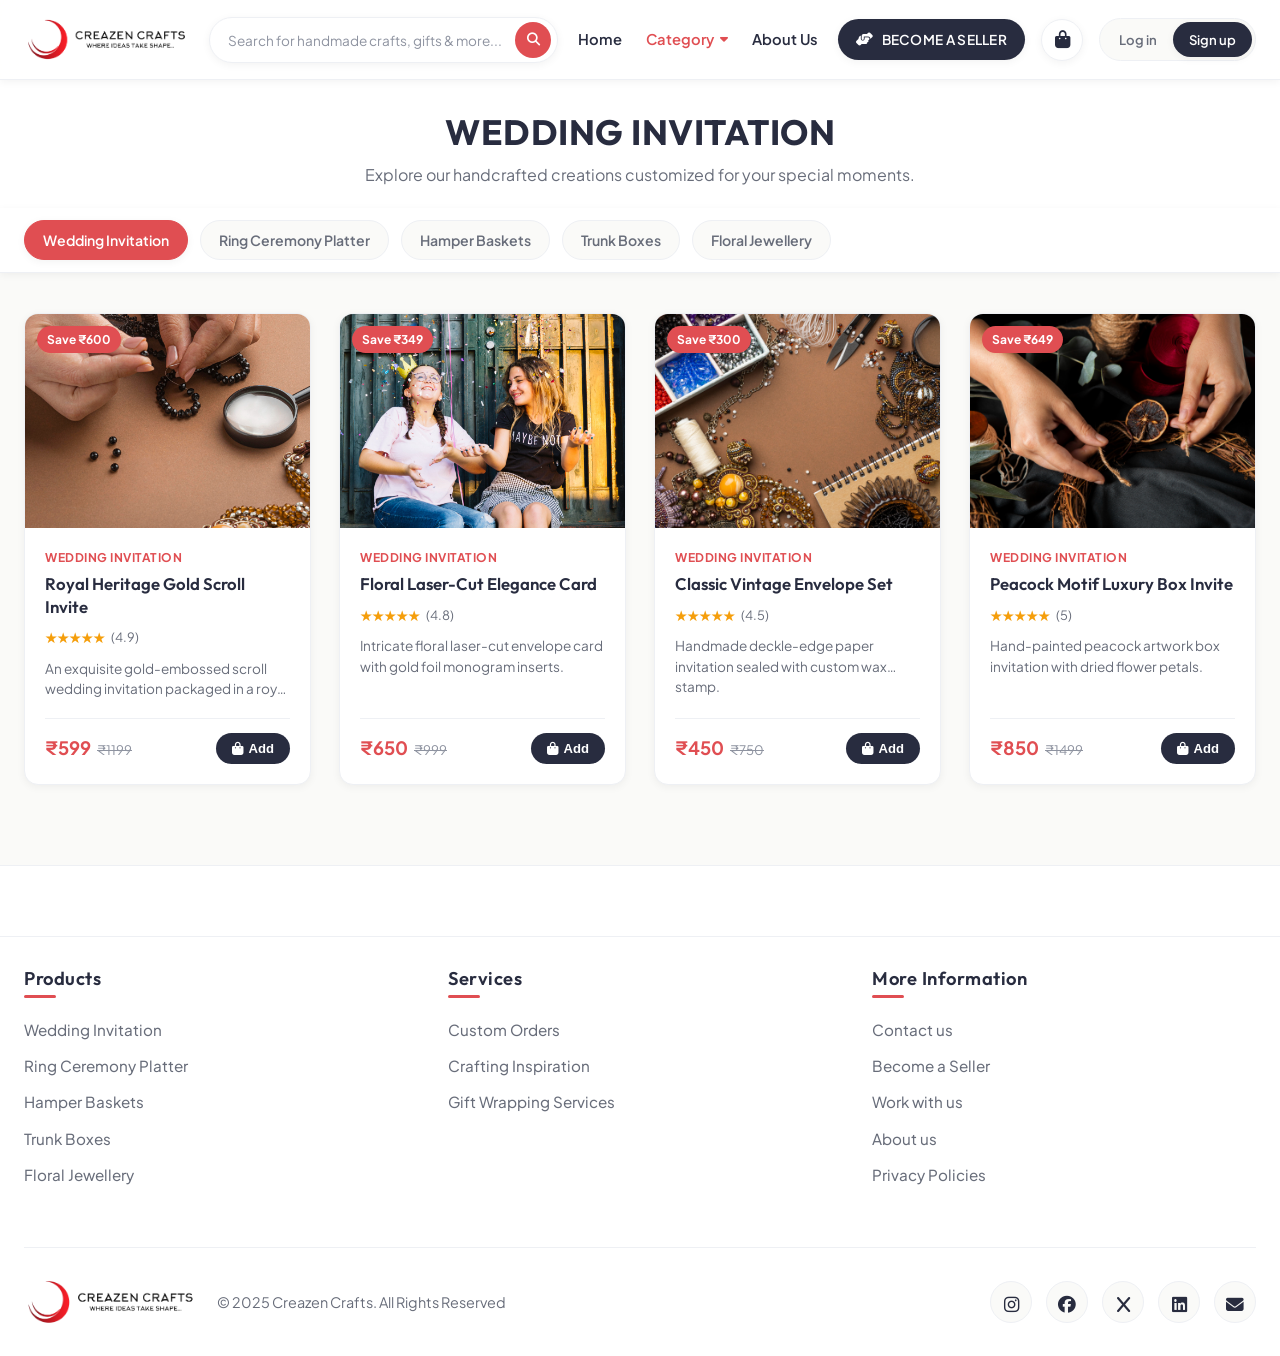
<file: src/catagory.html>
<!DOCTYPE html>
<html lang="en">
    <head>
        <meta charset="UTF-8">
        <meta name="viewport" content="width=device-width, initial-scale=1.0">
        <title>Products catagory . Creazen Crafts</title>
        <link rel="icon" type="./image/x-icon"
            href="../assets/icons/favicon-main.ico" />

        <!-- Team: Megha Chourasiya | Krishna K. Gupta | Harshkumar Santoshkumar | Kumar Gourav  -->
        <!-- Open-graph properties -->
        <meta property="og:url" content="https://creazencrafts.vercel.app/" />
        <meta property="og:type" content="website" />
        <meta property="og:title"
            content="A Universe of Colors, Textures, and Creativity!" />
        <meta property="og:description"
            content="Explore a world of creativity with Creazen Crafts! Discover unique handmade crafts, 
  DIY inspirations, and artistic designs that bring imagination to reality. Join us in crafting joy and creativity every day!" />
        <meta property="og:image"
            content="https://creazencrafts.vercel.app/assets/images/logos/creazen-parent-logo.png" />
        <meta property="og:image:width" content="200" />
        <meta property="og:image:height" content="200" />
        <!--End Open-graph properties -->

        <link rel="stylesheet"
            href="https://cdnjs.cloudflare.com/ajax/libs/font-awesome/6.7.1/css/all.min.css">
        <link rel="stylesheet" href="https://cdn.jsdelivr.net/npm/swiper@11/swiper-bundle.min.css" />
        <link rel="stylesheet" href="../assets/css/global.css">
        <link rel="stylesheet" href="../assets/css/index.css">
        <link rel="stylesheet" href="../assets/css/catagory.css">
    </head>
    <body>
        <header class="header-index">
            <nav class="main-nav">
                <div class="logo">
                    <a href="../index.html"><img src="../assets/images/logos/creazen-parent-logo.png" alt="Creazen Crafts Logo"></a>
                </div>

                <div class="search-bar-container">
                    <input type="text" class="search-input" placeholder="Search for handmade crafts, gifts & more..." aria-label="Search crafts">
                    <button class="search-button" aria-label="Search">
                        <span class="search-icon"><i class="fa fa-solid fa-magnifying-glass"></i></span>
                    </button>
                </div>

                <div class="nav-menu-wrapper" id="navMenuWrapper">
                    <div class="menu">
                        <nav class="navbar">
                            <ul>
                                <li><a href="../index.html">Home</a></li>
                                <li class="dropdown">
                                    <a href="#" class="category active">
                                        Category
                                        <i class="fa-solid fa-caret-down c-down"></i>
                                    </a>
                                     <div class="dropdown-menu">
                                        <a href="./catagory.html">Wedding Invitation</a>
                                        <a href="./catagory.html">Ring Ceremony Platter</a>
                                        <a href="./catagory.html">Hamper Baskets</a>
                                        <a href="./catagory.html">Trunk Boxes</a>
                                        <a href="./catagory.html">Floral Jewellery</a>
                                        <a href="./catagory.html">Souvenir Spiritual Gifts</a>
                                        <a href="./catagory.html">Unicorn Lovers</a>
                                        <a href="./catagory.html">Gifts for Him/Her</a>
                                        <a href="./catagory.html">Wedding Return Favours</a>
                                     </div>
                                </li>
                                <li><a href="./about-us.html" class="about-us">About Us</a></li>
                            </ul>
                        </nav>                      
                    </div>

                    <div class="mobile-drawer-only-actions">
                        <div class="seller-btn">
                            <a href="./become-partner.html" class="become-seller"><i class="fa-solid fa-handshake-angle"></i><span> Become a Seller</span></a>
                        </div>
                        <div class="drawer-user-profile-card" id="drawerUserProfileCard"></div>
                    </div>
                </div>

                <div class="header-right-actions">
                    <div class="seller-btn desktop-seller-btn">
                        <a href="./become-partner.html" class="become-seller"><i class="fa-solid fa-handshake-angle"></i><span> Become a Seller</span></a>
                    </div>

                    <button class="header-cart-btn header-cart-trigger" id="headerCartBtn" aria-label="Open Shopping Bag">
                        <i class="fa-solid fa-bag-shopping"></i>
                        <span class="cart-badge-val">0</span>
                    </button>

                    <div class="toggle-container">
                        <div class="toggle-bar">
                            <a href="./login.html" class="log-in">Log in</a>
                            <a href="./signup.html" class="sign-up active">Sign up</a>
                        </div>
                    </div>

                    <button class="mobile-hamburger" id="mobileMenuBtn" aria-label="Toggle Navigation Menu">
                        <i class="fa-solid fa-bars icon-bars"></i>
                        <i class="fa-solid fa-xmark icon-close"></i>
                    </button>
                </div>
            </nav>
            <div class="nav-backdrop" id="navBackdrop"></div>
        </header>

        <section class="catalog-page-header">
            <h1 id="category-title">Wedding Invitations</h1>
            <p class="catalog-subtitle">Explore our handcrafted creations customized for your special moments.</p>
        </section>

        <header class="header-2">
            <nav>
              <ul>
                <li><a href="#" class="active" onclick="showCategory('wedding-invitation'); return false;">Wedding Invitation</a></li>
                <li><a href="#" onclick="showCategory('ring-ceremony'); return false;">Ring Ceremony Platter</a></li>
                <li><a href="#" onclick="showCategory('hamper-baskets'); return false;">Hamper Baskets</a></li>
                <li><a href="#" onclick="showCategory('trunk-boxes'); return false;">Trunk Boxes</a></li>
                <li><a href="#" onclick="showCategory('floral-jewellery'); return false;">Floral Jewellery</a></li>
              </ul>
            </nav>
        </header>

        <main class="catalog-container">
            <div id="items"></div>
        </main>

        <!-- -------------Section:-Footer----------- -->
        <footer id="Footer">
            <div id="footer-middle-line"></div>
            <div class="footer-container">
                <div class="footer-more-info-container">
                    <div class="more-info-list-item">
                        <h2>Products</h2>
                        <ul>
                            <a href="../src/catagory.html"><li>Wedding Invitation</li></a>
                            <a href="../src/catagory.html"><li>Ring Ceremony Platter</li></a>
                            <a href="../src/catagory.html"><li>Hamper Baskets</li></a>
                            <a href="../src/catagory.html"><li>Trunk Boxes</li></a>
                            <a href="../src/catagory.html"><li>Floral Jewellery</li></a>
                        </ul>
                    </div>

                    <div class="more-info-list-item">
                        <h2>Services</h2>
                        <ul>
                            <a href="../src/request-services.html"><li>Custom Orders</li></a>
                            <a href="../src/request-services.html"><li>Crafting Inspiration</li></a>
                            <a href="../src/request-services.html"><li>Gift Wrapping Services</li></a>
                        </ul>
                    </div>

                    <div class="more-info-list-item">
                        <h2>More Information</h2>
                        <ul>
                            <a href="../src/contact.html"><li>Contact us</li></a>
                            <a href="../src/become-partner.html"><li>Become a Seller</li></a>
                            <a href="../src/career-with-creazen.html"><li>Work with us</li></a>
                            <a href="../src/about-us.html"><li>About us</li></a>
                            <a href="../src/policy.html"><li>Privacy Policies</li></a>
                        </ul>
                    </div>
                </div>

                <div id="footer-middle-line"></div>

                <div class="footer-last-container">
                    <div class="footer-last-content">
                        <img src="../assets/images/logos/creazen-parent-logo-whitebg.png">
                        <p>©️ 2025 Creazen Crafts. All Rights Reserved</p>
                    </div>

                    <div class="social-icon-container">
                        <a href="#"><span><i class="fa-brands fa-instagram fa-xl"></i></span></a>
                        <a href="#"><span><i class="fa-brands fa-facebook fa-xl"></i></span></a>
                        <a href="#"><span><i class="fa-brands fa-x fa-xl"></i></span></a>
                        <a href="#"><span><i class="fa-brands fa-linkedin fa-xl"></i></span></a>
                        <a href="mailto:creazen@gmail.com"><span><i class="fa-solid fa-envelope fa-xl"></i></span></a>
                    </div>
                </div>
            </div>
        </footer>

        <script src="https://cdn.jsdelivr.net/npm/swiper@11/swiper-bundle.min.js"></script>
        <script src="../assets/js/cart.js"></script>
        <script src="../assets/js/auth.js"></script>
        <script src="../assets/js/index.js"></script>
        <script src="../assets/js/catagory.js"></script>
    </body>
</html>
</file>
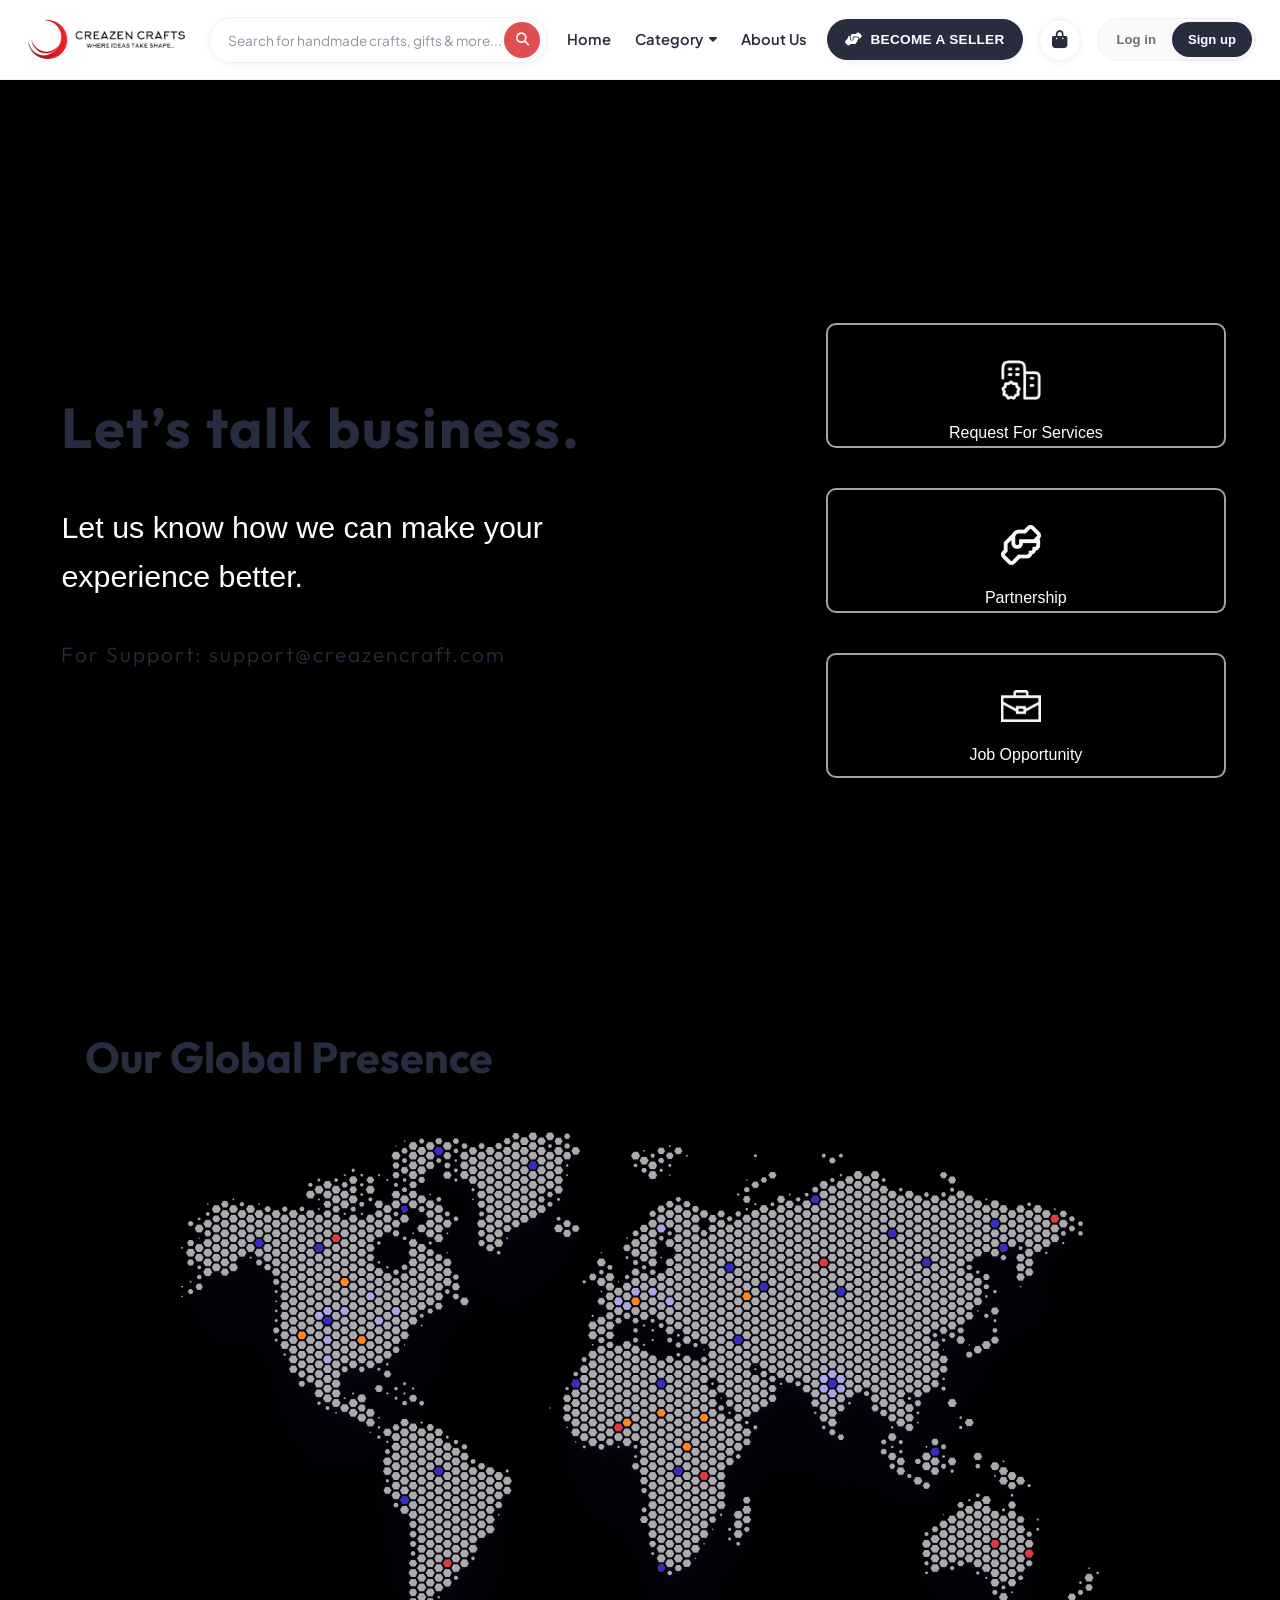
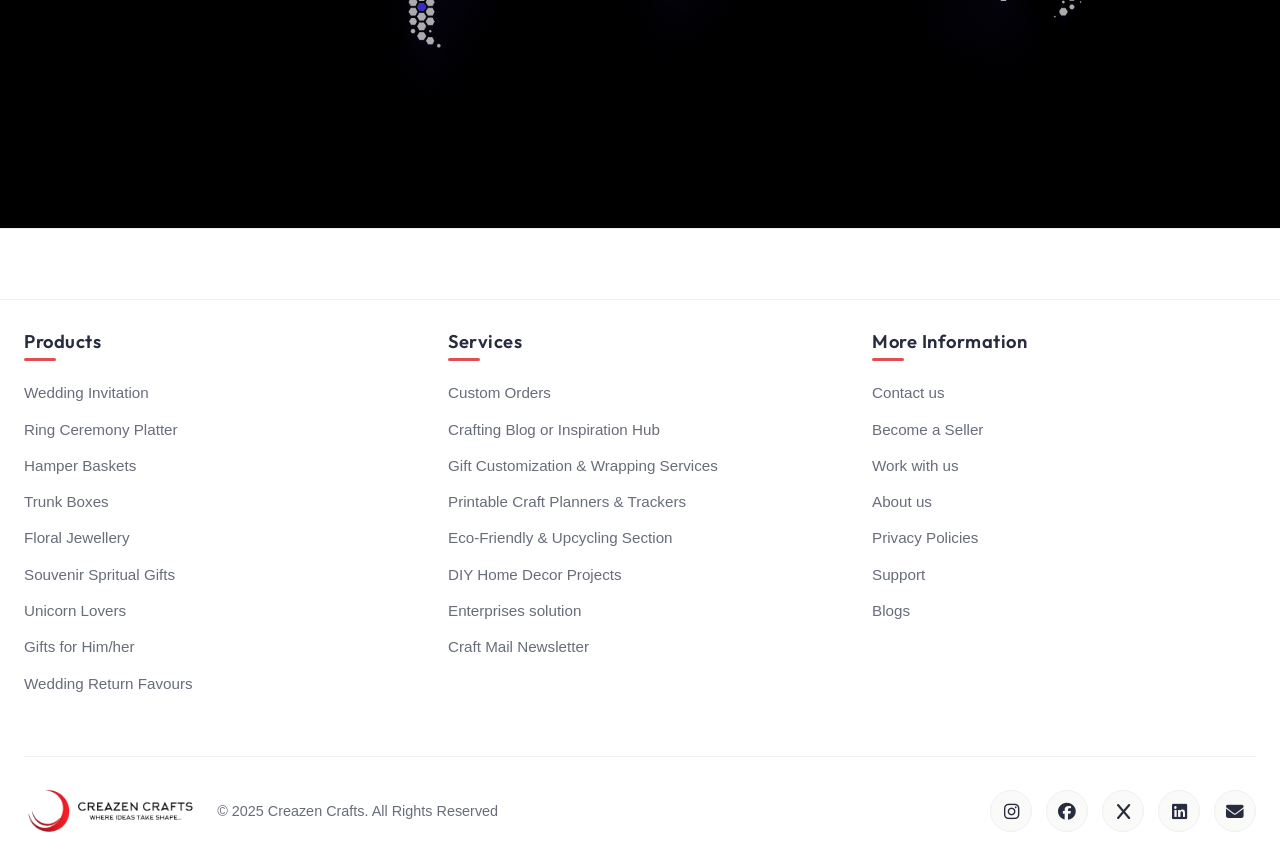
<file: src/contact.html>
<!DOCTYPE html>
<html lang="en">
    <head>
        <meta charset="UTF-8">
        <meta name="viewport" content="width=device-width, initial-scale=1.0">
        <title>Creazen Crafts . Bringing Ideas to Reality</title>
        <link rel="icon" type="./image/x-icon"
            href="../assets/icons/favicon-main.ico" />

        <!-- Team: Megha Chourasiya | Harshkumar Santoshkumar | Kumar Gourav | Krishna K. Gupta -->
        <!-- Open-graph properties -->
        <meta property="og:url" content="https://creazencrafts.vercel.app/" />
        <meta property="og:type" content="website" />
        <meta property="og:title"
            content="A Universe of Colors, Textures, and Creativity!" />
        <meta property="og:description"
            content="Explore a world of creativity with Creazen Crafts! Discover unique handmade crafts, 
  DIY inspirations, and artistic designs that bring imagination to reality. Join us in crafting joy and creativity every day!" />
        <meta property="og:image"
            content="https://creazencrafts.vercel.app/assets/images/logos/creazen-parent-logo.png" />
        <meta property="og:image:width" content="200" />
        <meta property="og:image:height" content="200" />
        <!--End Open-graph properties -->

        <link rel="stylesheet" href="https://cdnjs.cloudflare.com/ajax/libs/font-awesome/6.7.1/css/all.min.css">
        <link rel="stylesheet" href="../assets/css/global.css">
        <link rel="stylesheet" href="../assets/css/index.css">
        <link rel="stylesheet" href="../assets/css/contact-us.css">
    </head>
    <body>
        <header class="header-index">
            <nav class="main-nav">
                <div class="logo">
                    <a href="../index.html"><img src="../assets/images/logos/creazen-parent-logo.png" alt="Creazen Crafts Logo"></a>
                </div>

                <div class="search-bar-container">
                    <input type="text" class="search-input" placeholder="Search for handmade crafts, gifts & more..." aria-label="Search crafts">
                    <button class="search-button" aria-label="Search">
                        <span class="search-icon"><i class="fa fa-solid fa-magnifying-glass"></i></span>
                    </button>
                </div>

                <div class="nav-menu-wrapper" id="navMenuWrapper">
                    <div class="menu">
                        <nav class="navbar">
                            <ul>
                                <li><a href="../index.html">Home</a></li>
                                <li class="dropdown">
                                    <a href="#" class="category">
                                        Category
                                        <i class="fa-solid fa-caret-down c-down"></i>
                                    </a>
                                     <div class="dropdown-menu">
                                        <a href="./catagory.html">Wedding Invitation</a>
                                        <a href="./catagory.html">Ring Ceremony Platter</a>
                                        <a href="./catagory.html">Hamper Baskets</a>
                                        <a href="./catagory.html">Trunk Boxes</a>
                                        <a href="./catagory.html">Floral Jewellery</a>
                                        <a href="./catagory.html">Souvenir Spiritual Gifts</a>
                                        <a href="./catagory.html">Unicorn Lovers</a>
                                        <a href="./catagory.html">Gifts for Him/Her</a>
                                        <a href="./catagory.html">Wedding Return Favours</a>
                                     </div>
                                </li>
                                <li><a href="./about-us.html" class="about-us">About Us</a></li>
                            </ul>
                        </nav>
                    </div>

                    <div class="mobile-drawer-only-actions">
                        <div class="seller-btn">
                            <a href="./become-partner.html" class="become-seller"><i class="fa-solid fa-handshake-angle"></i><span> Become a Seller</span></a>
                        </div>
                        <div class="drawer-user-profile-card" id="drawerUserProfileCard"></div>
                    </div>
                </div>

                <div class="header-right-actions">
                    <div class="seller-btn desktop-seller-btn">
                        <a href="./become-partner.html" class="become-seller"><i class="fa-solid fa-handshake-angle"></i><span> Become a Seller</span></a>
                    </div>

                    <button class="header-cart-btn header-cart-trigger" id="headerCartBtn" aria-label="Open Shopping Bag">
                        <i class="fa-solid fa-bag-shopping"></i>
                        <span class="cart-badge-val">0</span>
                    </button>

                    <div class="toggle-container">
                        <div class="toggle-bar">
                            <a href="./login.html" class="log-in">Log in</a>
                            <a href="./signup.html" class="sign-up active">Sign up</a>
                        </div>
                    </div>

                    <button class="mobile-hamburger" id="mobileMenuBtn" aria-label="Toggle Navigation Menu">
                        <i class="fa-solid fa-bars icon-bars"></i>
                        <i class="fa-solid fa-xmark icon-close"></i>
                    </button>
                </div>
            </nav>
            <div class="nav-backdrop" id="navBackdrop"></div>
        </header>

        <!-- -------------Section:-1----------- -->
        <section class="business-section">
            <div class="content">

                <div class="content-box">
                    <h2>Let’s talk business.</h2>
                    <p>Let us know how we can make your experience better.</p>
                    <h3>For Support: support@creazencraft.com</h3>
                </div>

                <div class="buttons">

                    <a href="../src/request-services.html">
                        <div class="btn-box">
                            <img src="../assets/images/page-imgages/contact-requesr-image.png"
                                alt="Service">
                            <span>Request For Services</span>
                        </div>
                    </a>

                    <a href="../src/become-partner.html">
                        <div class="btn-box">
                            <img
                                src="../assets/images/page-imgages/contact-partnership-image.png"
                                alt="Partnership">
                            <span>Partnership</span>
                        </div>
                    </a>

                    <a href="../src/career-with-creazen.html">
                        <div class="btn-box">
                            <img src="../assets/images/page-imgages/contact-image2.png"
                                alt="Job Opportunity">
                            <span>Job Opportunity</span>
                        </div>
                    </a>

                </div>

            </div>
        </section>

        <section class="global-presence">
            <h2>Our Global Presence</h2>
            <div class="world-map">
                <img src="../assets/images/page-imgages/global.png"
                    alt="Global Presence Map">
            </div>
        </section>

        <!-- loader -->
        <div class="loader-box loader-box-hidden">
            <div class="loader"></div>
        </div>

        <!-- -------------Section:- Footer----------- -->
        <!-- footer -->
        <footer id="Footer">
            <div id="footer-middle-line"></div>
            <div class="footer-container">
                <div class="footer-more-info-container">
                    <div class="more-info-list-item">
                        <h2>Products</h2>
                        <ul>
                            <a href="#">
                                <li>Wedding Invitation</li>
                            </a>
                            <a href="#">
                                <li>Ring Ceremony Platter</li>
                            </a>
                            <a href="#">
                                <li>Hamper Baskets</li>
                            </a>
                            <a href="#">
                                <li>Trunk Boxes</li>
                            </a>
                            <a href="#">
                                <li>Floral Jewellery</li>
                            </a>
                            <a href="#">
                                <li>Souvenir Spritual Gifts</li>
                            </a>
                            <a href="#">
                                <li>Unicorn Lovers</li>
                            </a>
                            <a href="#">
                                <li>Gifts for Him/her</li>
                            </a>
                            <a href="#">
                                <li>Wedding Return Favours</li>
                            </a>
                        </ul>
                    </div>

                    <div class="more-info-list-item">
                        <h2>Services</h2>
                        <ul>
                            <a href="#">
                                <li>Custom Orders</li>
                            </a>
                            <a href="#">
                                <li>Crafting Blog or Inspiration Hub</li>
                            </a>
                            <a href="#">
                                <li>Gift Customization & Wrapping Services</li>
                            </a>
                            <a href="#">
                                <li>Printable Craft Planners & Trackers</li>
                            </a>
                            <a href="#">
                                <li>Eco-Friendly & Upcycling Section</li>
                            </a>
                            <a href="#">
                                <li>DIY Home Decor Projects</li>
                            </a>
                            <a href="#">
                                <li>Enterprises solution</li>
                            </a>
                            <a href="#">
                                <li>Craft Mail Newsletter</li>
                            </a>
                        </ul>
                    </div>

                    <div class="more-info-list-item">
                        <h2>More Information</h2>
                        <ul>
                            <a href="../src/contact.html">
                                <li>Contact us</li>
                            </a>
                            <a href="../src/become-partner.html">
                                <li>Become a Seller</li>
                            </a>
                            <a href="../src/career-with-creazen.html">
                                <li>Work with us</li>
                            </a>
                            <a href="../src/about-us.html">
                                <li>About us </li>
                            </a>
                            <a href="../src/policy.html">
                                <li>Privacy Policies</li>
                            </a>
                            <a href="mailto: creazen@gmail.com">
                                <li>Support</li>
                            </a>
                            <a href="#">
                                <li>Blogs</li>
                            </a>
                        </ul>
                    </div>
                </div>

                <div id="footer-middle-line"></div>

                <div class="footer-last-container">
                    <div class="footer-last-content">
                        <img
                            src="../assets/images/logos/creazen-parent-logo-whitebg.png">
                        <p> ©️ 2025 Creazen Crafts. All Rights Reserved</p>
                    </div>

                    <div class="social-icon-container">
                        <a href="#"><span><i
                                    class="fa-brands fa-instagram fa-xl"></i></span></a>
                        <a href="#"><span><i
                                    class="fa-brands fa-facebook fa-xl"></i></span></a>
                        <a href="#"><span><i
                                    class="fa-brands fa-x fa-xl"></i></span></a>
                        <a href="#"><span><i
                                    class="fa-brands fa-linkedin fa-xl"></i></span></a>

                        <a href="mailto: creazen@gmail.com"><span><i
                                    class="fa-solid fa-envelope fa-xl"></i></span></a>
                    </div>
                </div>
            </div>
        </footer>

        <script src="https://cdn.jsdelivr.net/npm/swiper@11/swiper-bundle.min.js"></script>
        <script src="../assets/js/cart.js"></script>
        <script src="../assets/js/auth.js"></script>
        <script src="../assets/js/index.js"></script>
    </body>
</html>
</file>
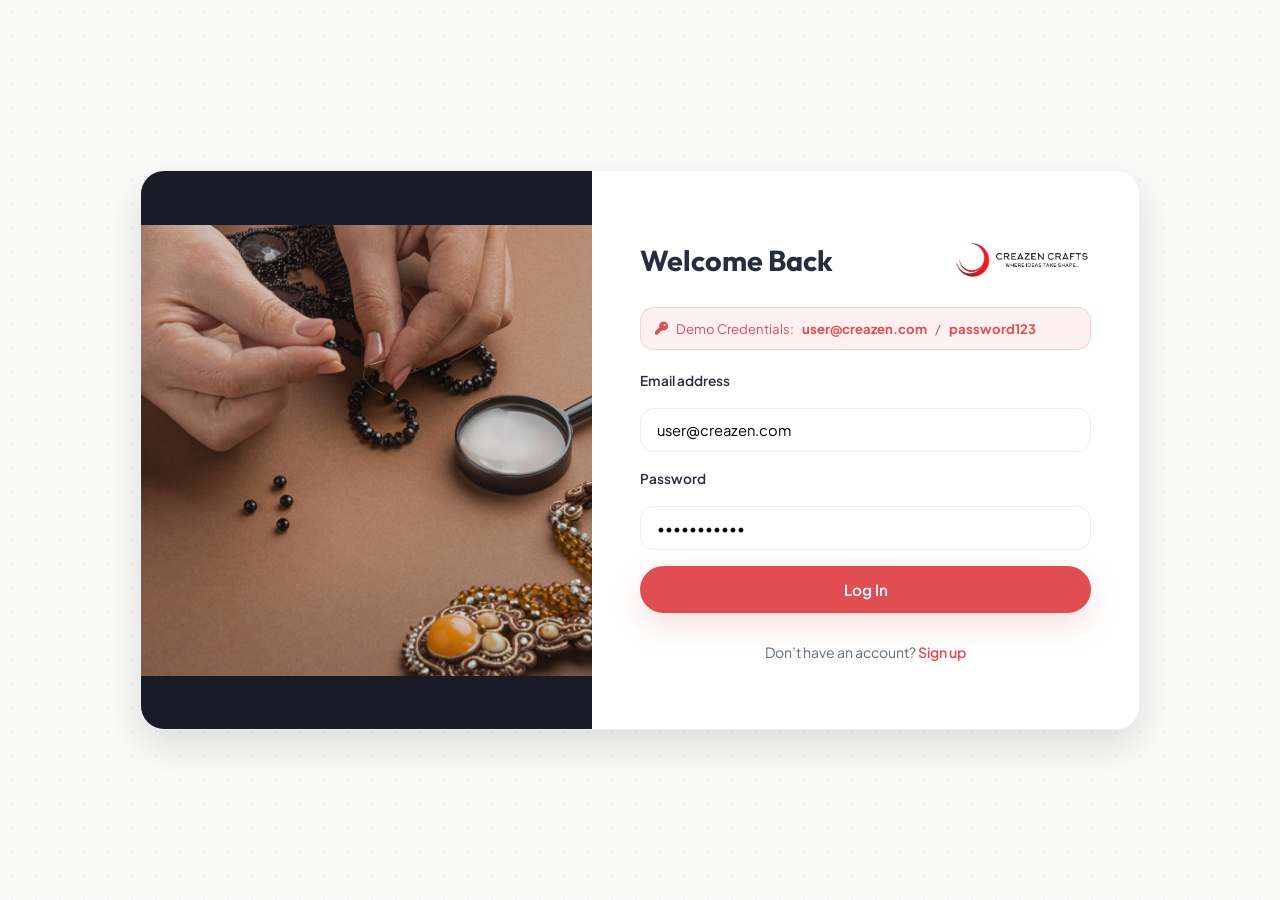
<file: src/login.html>
<!DOCTYPE html>
<html lang="en">

<head>
  <meta charset="UTF-8" />
  <meta name="viewport" content="width=device-width, initial-scale=1.0" />
  <title>Login</title>
  <link rel="stylesheet" href="https://cdnjs.cloudflare.com/ajax/libs/font-awesome/6.7.1/css/all.min.css" />
  <link rel="stylesheet" href="../assets/css/global.css" />
  <link rel="stylesheet" href="../assets/css/login.css" />
</head>

<body class="poppins">
  <div class="container">
    <div class="inner-container">
      <div class="left-container">
        <div class="img-overs-container">
          <img class="img-bg" src="../assets/images/services/service-1.jpg" alt="Craft Login Showcase" />
          <div class="text-logo"></div>
        </div>
      </div>

      <div class="right-container poppins">
        <div class="log-nav">
          <div class="title-right">
            <div class="log-title">Welcome Back</div>
          </div>
          <div class="logo-hiremi">
            <a href="../index.html"><img src="../assets/images/logos/creazen-parent-logo.png" alt="Creazen Crafts Logo" /></a>
          </div>
        </div>

        <div class="login-container">
          <div class="demo-credentials-badge">
            <i class="fa-solid fa-key"></i> Demo Credentials: <strong>user@creazen.com</strong> / <strong>password123</strong>
          </div>
          <form class="login-form" id="login-form">
            <label for="email">Email address</label>
            <input type="email" id="email" placeholder="name@email.com" required value="user@creazen.com" />

            <label for="password">Password</label>
            <div class="password-container">
              <input type="password" id="password" placeholder="Enter Your password" required value="password123" />
            </div>

            <div class="btn-position">
              <button type="submit" class="login-btn" id="loginBtn">Log In</button>
            </div>

            <p class="signup-text">
              Don’t have an account? <a href="./signup.html">Sign up</a>
            </p>
          </form>
        </div>
      </div>
    </div>
  </div>

  <script src="../assets/js/cart.js"></script>
  <script src="../assets/js/auth.js"></script>
  <script src="../assets/js/login.js"></script>
</body>
</html>
</file>
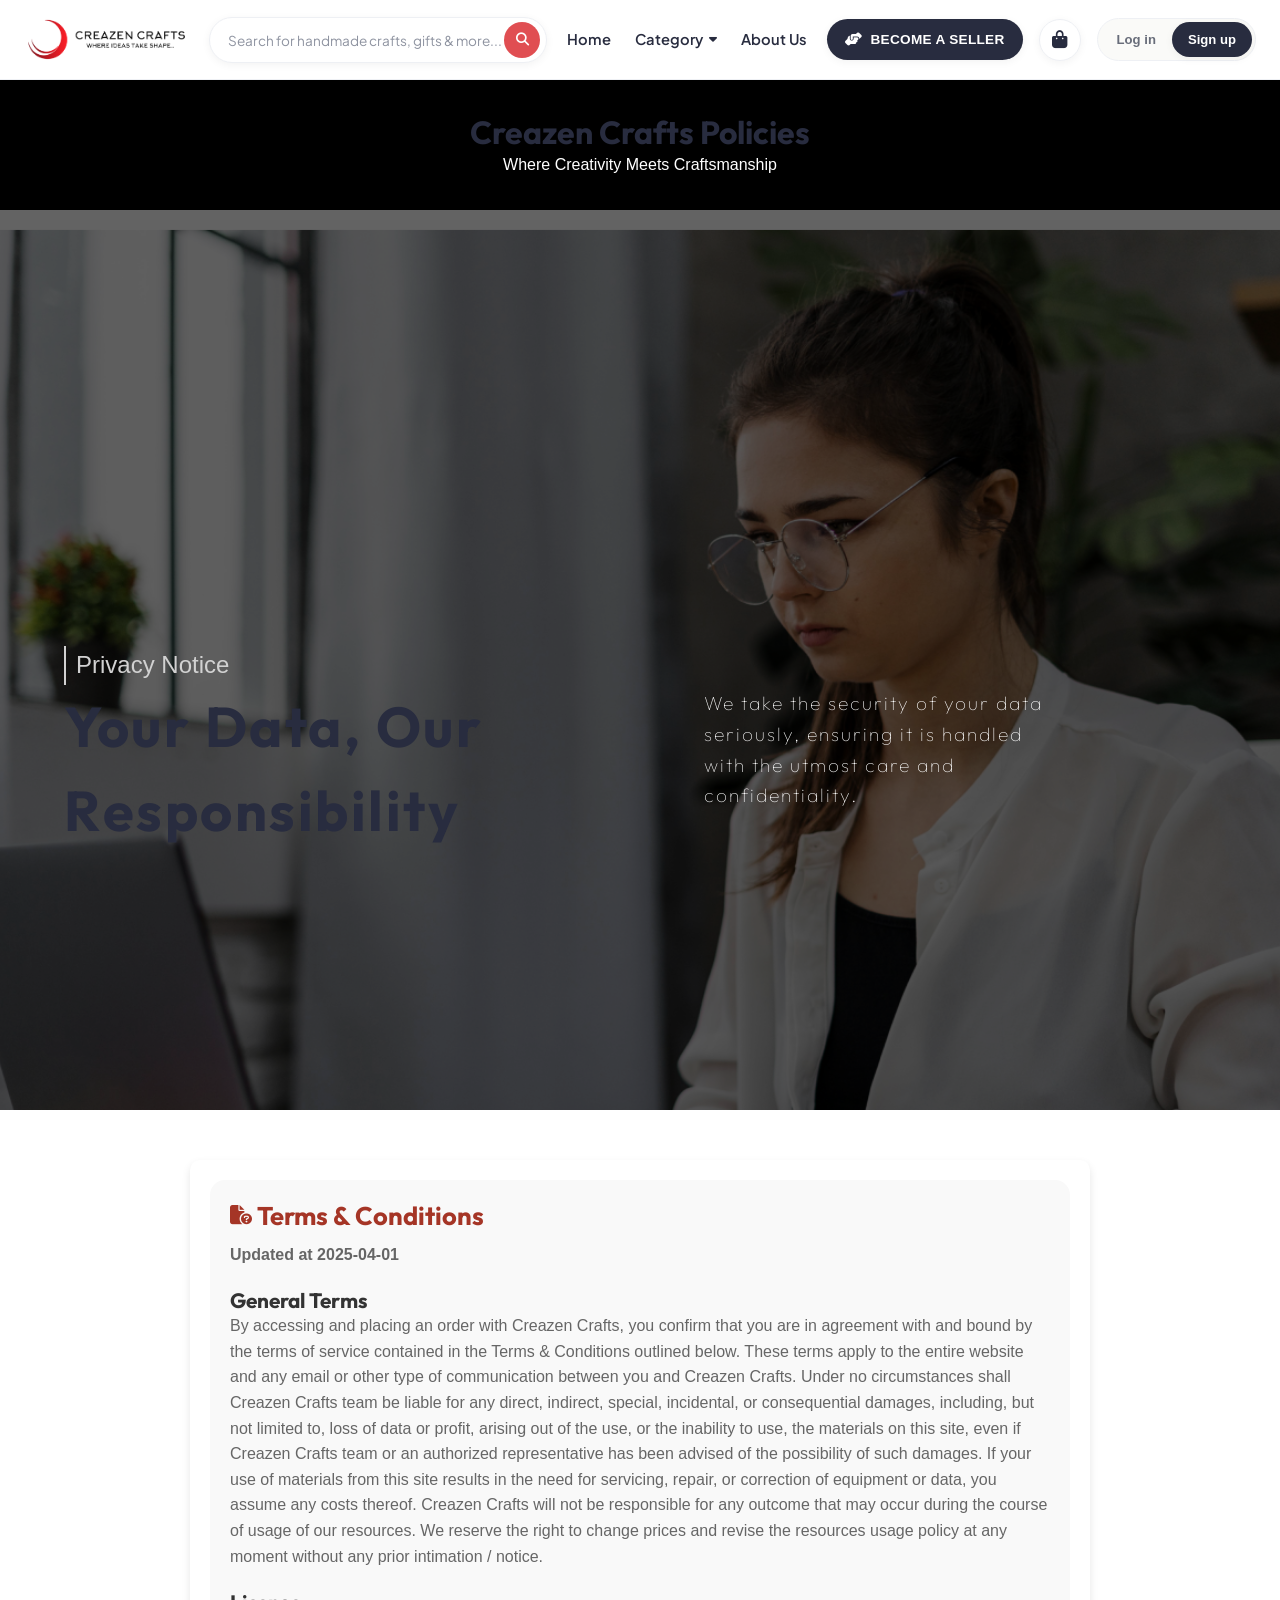
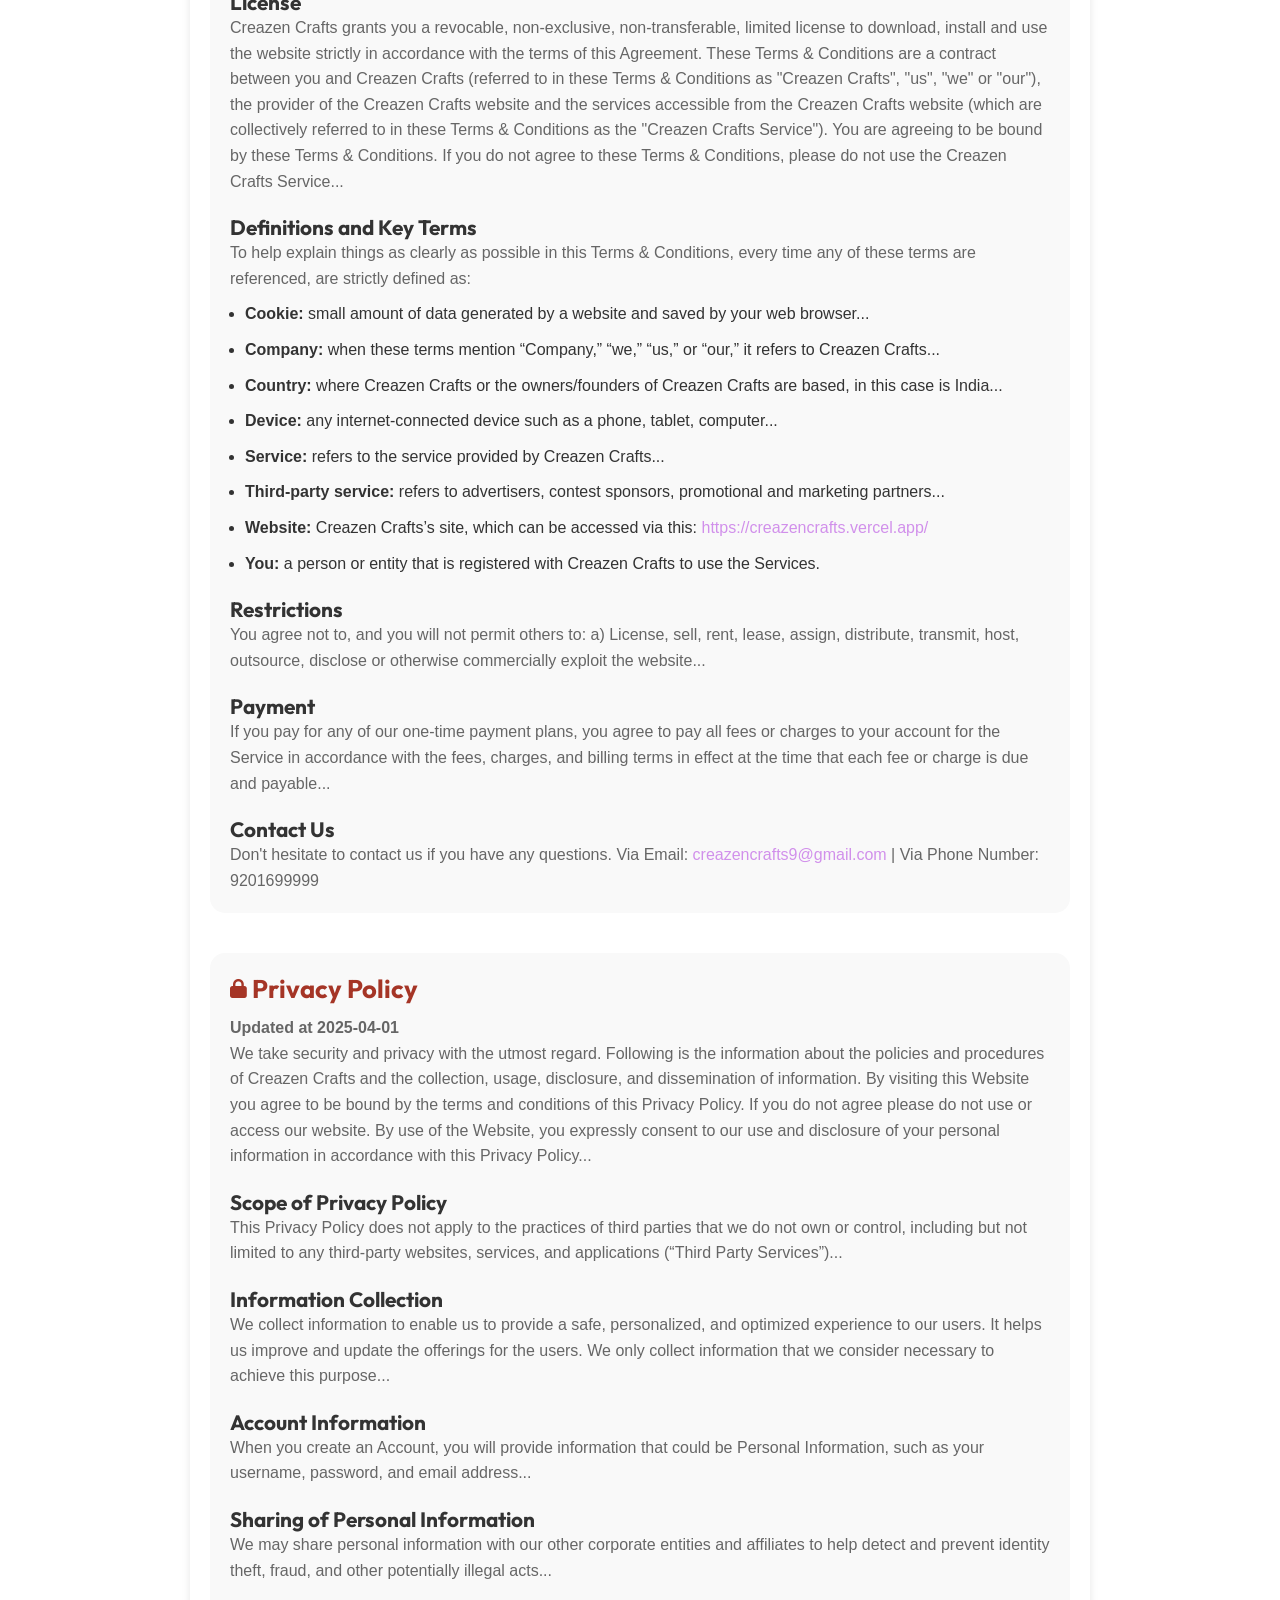
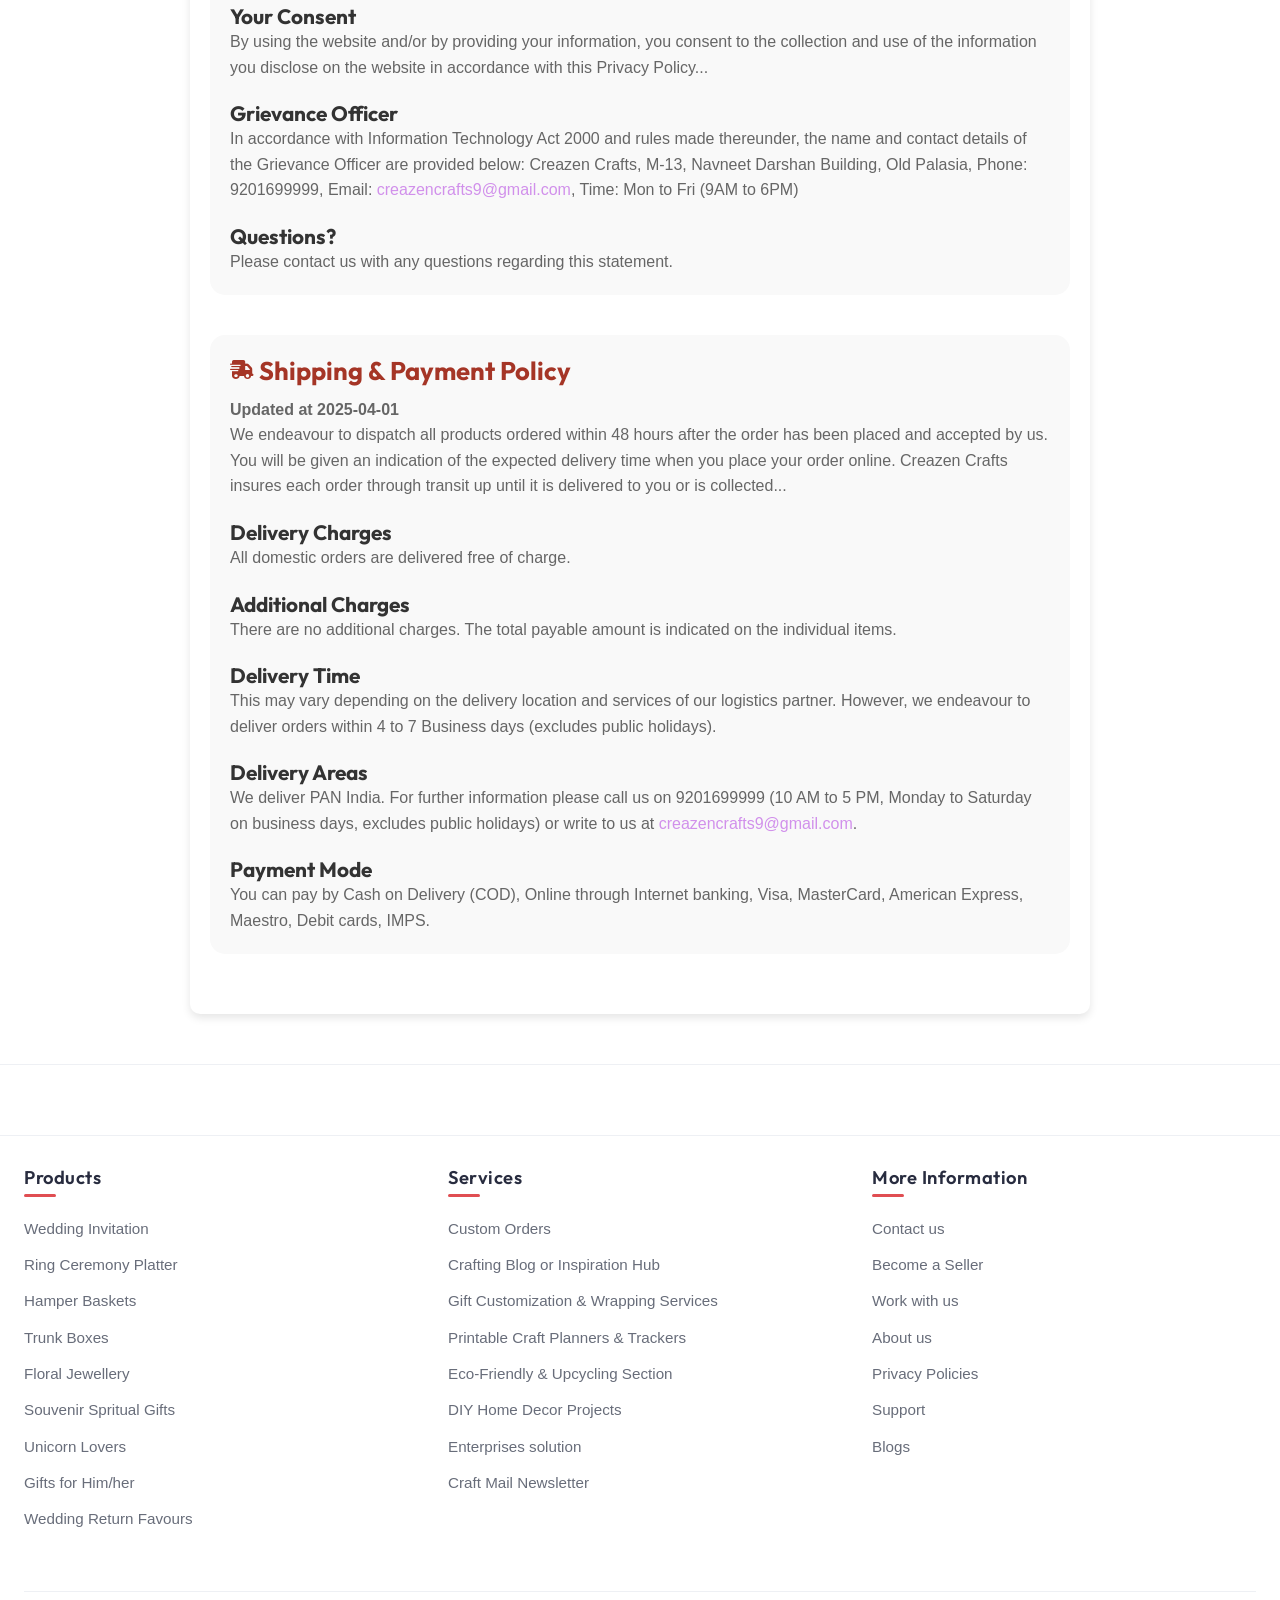
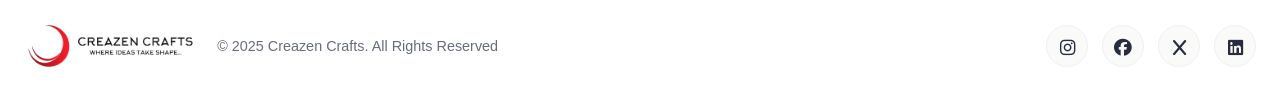
<file: src/policy.html>
<!DOCTYPE html>
<html lang="en">
  <head>
    <meta charset="UTF-8" />
    <meta name="viewport" content="width=device-width, initial-scale=1.0" />
    <title>Privacy Policies - Creazen Crafts</title>
    <link rel="icon" type="./image/x-icon"
      href="../assets/icons/favicon-main.ico" />

    <!-- Open-graph properties -->
    <meta property="og:url" content="https://creazencrafts.vercel.app/" />
    <meta property="og:type" content="website" />
    <meta property="og:title"
      content="A Universe of Colors, Textures, and Creativity!" />
    <meta property="og:description"
      content="Explore a world of creativity with Creazen Crafts! Discover unique handmade crafts, 
  DIY inspirations, and artistic designs that bring imagination to reality. Join us in crafting joy and creativity every day!" />
    <meta property="og:image" content="https://creazencrafts.vercel.app/assets/images/logos/creazen-parent-logo.png" />
    <meta property="og:image:width" content="200" />
    <meta property="og:image:height" content="200" />
    <!--End Open-graph properties -->

    <link rel="stylesheet" href="https://cdnjs.cloudflare.com/ajax/libs/font-awesome/6.7.1/css/all.min.css">

    <link rel="stylesheet" href="../assets/css/global.css">
    <link rel="stylesheet" href="../assets/css/index.css">
    <link rel="stylesheet" href="../assets/css/privacy.css">
  </head>
  <body>
    <header class="header-index">
      <nav class="main-nav">
        <div class="logo">
          <a href="../index.html"><img src="../assets/images/logos/creazen-parent-logo.png" alt="Creazen Crafts Logo"></a>
        </div>

        <div class="search-bar-container">
          <input type="text" class="search-input" placeholder="Search for handmade crafts, gifts & more..." aria-label="Search crafts">
          <button class="search-button" aria-label="Search">
            <span class="search-icon"><i class="fa fa-solid fa-magnifying-glass"></i></span>
          </button>
        </div>

        <div class="nav-menu-wrapper" id="navMenuWrapper">
          <div class="menu">
            <nav class="navbar">
              <ul>
                <li><a href="../index.html">Home</a></li>
                <li class="dropdown">
                  <a href="#" class="category">
                    Category
                    <i class="fa-solid fa-caret-down c-down"></i>
                  </a>
                  <div class="dropdown-menu">
                    <a href="./catagory.html">Wedding Invitation</a>
                    <a href="./catagory.html">Ring Ceremony Platter</a>
                    <a href="./catagory.html">Hamper Baskets</a>
                    <a href="./catagory.html">Trunk Boxes</a>
                    <a href="./catagory.html">Floral Jewellery</a>
                    <a href="./catagory.html">Souvenir Spiritual Gifts</a>
                    <a href="./catagory.html">Unicorn Lovers</a>
                    <a href="./catagory.html">Gifts for Him/Her</a>
                    <a href="./catagory.html">Wedding Return Favours</a>
                  </div>
                </li>
                <li><a href="./about-us.html" class="about-us">About Us</a></li>
              </ul>
            </nav>
          </div>

          <div class="mobile-drawer-only-actions">
            <div class="seller-btn">
              <a href="./become-partner.html" class="become-seller"><i class="fa-solid fa-handshake-angle"></i><span> Become a Seller</span></a>
            </div>
            <div class="drawer-user-profile-card" id="drawerUserProfileCard"></div>
          </div>
        </div>

        <div class="header-right-actions">
          <div class="seller-btn desktop-seller-btn">
            <a href="./become-partner.html" class="become-seller"><i class="fa-solid fa-handshake-angle"></i><span> Become a Seller</span></a>
          </div>

          <button class="header-cart-btn header-cart-trigger" id="headerCartBtn" aria-label="Open Shopping Bag">
            <i class="fa-solid fa-bag-shopping"></i>
            <span class="cart-badge-val">0</span>
          </button>

          <div class="toggle-container">
            <div class="toggle-bar">
              <a href="./login.html" class="log-in">Log in</a>
              <a href="./signup.html" class="sign-up active">Sign up</a>
            </div>
          </div>

          <button class="mobile-hamburger" id="mobileMenuBtn" aria-label="Toggle Navigation Menu">
            <i class="fa-solid fa-bars icon-bars"></i>
            <i class="fa-solid fa-xmark icon-close"></i>
          </button>
        </div>
      </nav>
      <div class="nav-backdrop" id="navBackdrop"></div>
    </header>

    <!-- -------only page header------ -->
    <div class="header-c">
      <h1> Creazen Crafts Policies</h1>
      <p>Where Creativity Meets Craftsmanship</p>
    </div>


    <section id="About">
      <div class="about-us-container">
          <div class="about-us-container-content">
              <div class="left-heading">
                  <p>Privacy Notice </p>
                  <h1>Your Data, Our Responsibility</h1>
              </div>
              <div class="right-subheading">
                  <h3>We take the security of your data seriously, ensuring it is handled with the utmost care and
                      confidentiality.
                  </h3>
              </div>
          </div>
      </div>
  </section>

    <section>
        <div class="container">

            <!-- Terms & Conditions -->
            <div class="section">
                <h2><i class="fa-solid fa-file-circle-question fa-xs"></i> Terms & Conditions</h2>
                <p><strong>Updated at 2025-04-01</strong></p>
                <h3>General Terms</h3>
                <p>By accessing and placing an order with Creazen Crafts, you confirm that you are in agreement with and bound by the terms of service contained in the Terms & Conditions outlined below. These terms apply to the entire website and any email or other type of communication between you and Creazen Crafts. Under no circumstances shall Creazen Crafts team be liable for any direct, indirect, special, incidental, or consequential damages, including, but not limited to, loss of data or profit, arising out of the use, or the inability to use, the materials on this site, even if Creazen Crafts team or an authorized representative has been advised of the possibility of such damages. If your use of materials from this site results in the need for servicing, repair, or correction of equipment or data, you assume any costs thereof. Creazen Crafts will not be responsible for any outcome that may occur during the course of usage of our resources. We reserve the right to change prices and revise the resources usage policy at any moment without any prior intimation / notice.</p>
                
                <h3>License</h3>
                <p>Creazen Crafts grants you a revocable, non-exclusive, non-transferable, limited license to download, install and use the website strictly in accordance with the terms of this Agreement. These Terms & Conditions are a contract between you and Creazen Crafts (referred to in these Terms & Conditions as "Creazen Crafts", "us", "we" or "our"), the provider of the Creazen Crafts website and the services accessible from the Creazen Crafts website (which are collectively referred to in these Terms & Conditions as the "Creazen Crafts Service"). You are agreeing to be bound by these Terms & Conditions. If you do not agree to these Terms & Conditions, please do not use the Creazen Crafts Service...</p>
                
                <h3>Definitions and Key Terms</h3>
                <p>To help explain things as clearly as possible in this Terms & Conditions, every time any of these terms are referenced, are strictly defined as:</p>
                <ul>
                    <li><strong>Cookie:</strong> small amount of data generated by a website and saved by your web browser...</li>
                    <li><strong>Company:</strong> when these terms mention “Company,” “we,” “us,” or “our,” it refers to Creazen Crafts...</li>
                    <li><strong>Country:</strong> where Creazen Crafts or the owners/founders of Creazen Crafts are based, in this case is India...</li>
                    <li><strong>Device:</strong> any internet-connected device such as a phone, tablet, computer...</li>
                    <li><strong>Service:</strong> refers to the service provided by Creazen Crafts...</li>
                    <li><strong>Third-party service:</strong> refers to advertisers, contest sponsors, promotional and marketing partners...</li>
                    <li><strong>Website:</strong> Creazen Crafts’s site, which can be accessed via this: <a href="https://creazencrafts.vercel.app/">https://creazencrafts.vercel.app/</a></li>
                    <li><strong>You:</strong> a person or entity that is registered with Creazen Crafts to use the Services.</li>
                </ul>
                
                <h3>Restrictions</h3>
                <p>You agree not to, and you will not permit others to: a) License, sell, rent, lease, assign, distribute, transmit, host, outsource, disclose or otherwise commercially exploit the website...</p>
                
                <h3>Payment</h3>
                <p>If you pay for any of our one-time payment plans, you agree to pay all fees or charges to your account for the Service in accordance with the fees, charges, and billing terms in effect at the time that each fee or charge is due and payable...</p>
                
                <h3>Contact Us</h3>
                <p>Don't hesitate to contact us if you have any questions. Via Email: <a href="mailto:creazencrafts@gmail.com">creazencrafts9@gmail.com</a> | Via Phone Number: 9201699999</p>
            </div>
    
            <!-- Privacy Policy -->
            <div class="section">
                <h2><i class="fa-solid fa-lock fa-xs"></i> </i>Privacy Policy</h2>
                <p><strong>Updated at 2025-04-01</strong></p>
                <p>We take security and privacy with the utmost regard. Following is the information about the policies and procedures of Creazen Crafts and the collection, usage, disclosure, and dissemination of information. By visiting this Website you agree to be bound by the terms and conditions of this Privacy Policy. If you do not agree please do not use or access our website. By use of the Website, you expressly consent to our use and disclosure of your personal information in accordance with this Privacy Policy...</p>
                
                <h3>Scope of Privacy Policy</h3>
                <p>This Privacy Policy does not apply to the practices of third parties that we do not own or control, including but not limited to any third-party websites, services, and applications (“Third Party Services”)...</p>
                
                <h3>Information Collection</h3>
                <p>We collect information to enable us to provide a safe, personalized, and optimized experience to our users. It helps us improve and update the offerings for the users. We only collect information that we consider necessary to achieve this purpose...</p>
                
                <h3>Account Information</h3>
                <p>When you create an Account, you will provide information that could be Personal Information, such as your username, password, and email address...</p>
                
                <h3>Sharing of Personal Information</h3>
                <p>We may share personal information with our other corporate entities and affiliates to help detect and prevent identity theft, fraud, and other potentially illegal acts...</p>
                
                <h3>Your Consent</h3>
                <p>By using the website and/or by providing your information, you consent to the collection and use of the information you disclose on the website in accordance with this Privacy Policy...</p>
                
                <h3>Grievance Officer</h3>
                <p>In accordance with Information Technology Act 2000 and rules made thereunder, the name and contact details of the Grievance Officer are provided below: Creazen Crafts, M-13, Navneet Darshan Building, Old Palasia, Phone: 9201699999, Email: <a href="mailto:creazencrafts@gmail.com">creazencrafts9@gmail.com</a>, Time: Mon to Fri (9AM to 6PM)</p>
                
                <h3>Questions?</h3>
                <p>Please contact us with any questions regarding this statement.</p>
            </div>
    
            <!-- Shipping & Payment Policy -->
            <div class="section">
                <h2><i class="fa-solid fa-truck-fast fa-xs"></i> Shipping & Payment Policy</h2>
                <p><strong>Updated at 2025-04-01</strong></p>
                <p>We endeavour to dispatch all products ordered within 48 hours after the order has been placed and accepted by us. You will be given an indication of the expected delivery time when you place your order online. Creazen Crafts insures each order through transit up until it is delivered to you or is collected...</p>
                
                <h3>Delivery Charges</h3>
                <p>All domestic orders are delivered free of charge.</p>
                
                <h3>Additional Charges</h3>
                <p>There are no additional charges. The total payable amount is indicated on the individual items.</p>
                
                <h3>Delivery Time</h3>
                <p>This may vary depending on the delivery location and services of our logistics partner. However, we endeavour to deliver orders within 4 to 7 Business days (excludes public holidays).</p>
                
                <h3>Delivery Areas</h3>
                <p>We deliver PAN India. For further information please call us on 9201699999 (10 AM to 5 PM, Monday to Saturday on business days, excludes public holidays) or write to us at <a href="mailto:creazencrafts@gmail.com">creazencrafts9@gmail.com</a>.</p>
                
                <h3>Payment Mode</h3>
                <p>You can pay by Cash on Delivery (COD), Online through Internet banking, Visa, MasterCard, American Express, Maestro, Debit cards, IMPS.</p>
            </div>
        </div>
    </section>

    <!-- -------------Section:5-Footer----------- -->
    <!-- footer -->
    <footer id="Footer">
      <div id="footer-middle-line"></div>
      <div class="footer-container">
        <div class="footer-more-info-container">
          <div class="more-info-list-item">
            <h2>Products</h2>
            <ul>
              <a href="#">
                <li>Wedding Invitation</li>
              </a>
              <a href="#">
                <li>Ring Ceremony Platter</li>
              </a>
              <a href="#">
                <li>Hamper Baskets</li>
              </a>
              <a href="#">
                <li>Trunk Boxes</li>
              </a>
              <a href="#">
                <li>Floral Jewellery</li>
              </a>
              <a href="#">
                <li>Souvenir Spritual Gifts</li>
              </a>
              <a href="#">
                <li>Unicorn Lovers</li>
              </a>
              <a href="#">
                <li>Gifts for Him/her</li>
              </a>
              <a href="#">
                <li>Wedding Return Favours</li>
              </a>
            </ul>
          </div>

          <div class="more-info-list-item">
            <h2>Services</h2>
            <ul>
              <a href="#">
                <li>Custom Orders</li>
              </a>
              <a href="#">
                <li>Crafting Blog or Inspiration Hub</li>
              </a>
              <a href="#">
                <li>Gift Customization & Wrapping Services</li>
              </a>
              <a href="#">
                <li>Printable Craft Planners & Trackers</li>
              </a>
              <a href="#">
                <li>Eco-Friendly & Upcycling Section</li>
              </a>
              <a href="#">
                <li>DIY Home Decor Projects</li>
              </a>
              <a href="#">
                <li>Enterprises solution</li>
              </a>
              <a href="#">
                <li>Craft Mail Newsletter</li>
              </a>
            </ul>
          </div>

            <div class="more-info-list-item">
              <h2>More Information</h2>
              <ul>
                  <a href="../src/contact.html">
                      <li>Contact us</li>
                  </a>
                  <a href="../src/become-partner.html">
                      <li>Become a Seller</li>
                  </a>
                  <a href="../src/career-with-creazen.html">
                      <li>Work with us</li>
                  </a>
                  <a href="../src/about-us.html">
                      <li>About us </li>
                  </a>
                  <a href="../src/policy.html">
                      <li>Privacy Policies</li>
                  </a>
                  <a href="mailto: creazen@gmail.com">
                      <li>Support</li>
                  </a>
                  <a href="#">
                      <li>Blogs</li>
                  </a>
              </ul>
          </div>
        </div>

        <div id="footer-middle-line"></div>

        <div class="footer-last-container">
          <div class="footer-last-content">
            <img src="../assets/images/logos/creazen-parent-logo-whitebg.png">
            <p> ©️ 2025 Creazen Crafts. All Rights Reserved</p>
          </div>

          <div class="social-icon-container">
            <a href="#"><span><i
                  class="fa-brands fa-instagram fa-xl"></i></span></a>
            <a href="#"><span><i
                  class="fa-brands fa-facebook fa-xl"></i></span></a>
            <a href="#"><span><i class="fa-brands fa-x fa-xl"></i></span></a>
            <a href="#"><span><i
                  class="fa-brands fa-linkedin fa-xl"></i></span></a>
          </div>
        </div>
      </div>
    </footer>

    <script src="../assets/js/cart.js"></script>
    <script src="../assets/js/auth.js"></script>
    <script src="../assets/js/index.js"></script>
    <script>
    document.getElementById('year').textContent = new Date().getFullYear();
    function redirectToShop() {
      alert("Redirecting to Creazen Crafts Store...");
      window.location.href = "https://creazencrafts.vercel.app/"; // Replace with real store link
    }
  </script>
  </body>
</html>
</file>
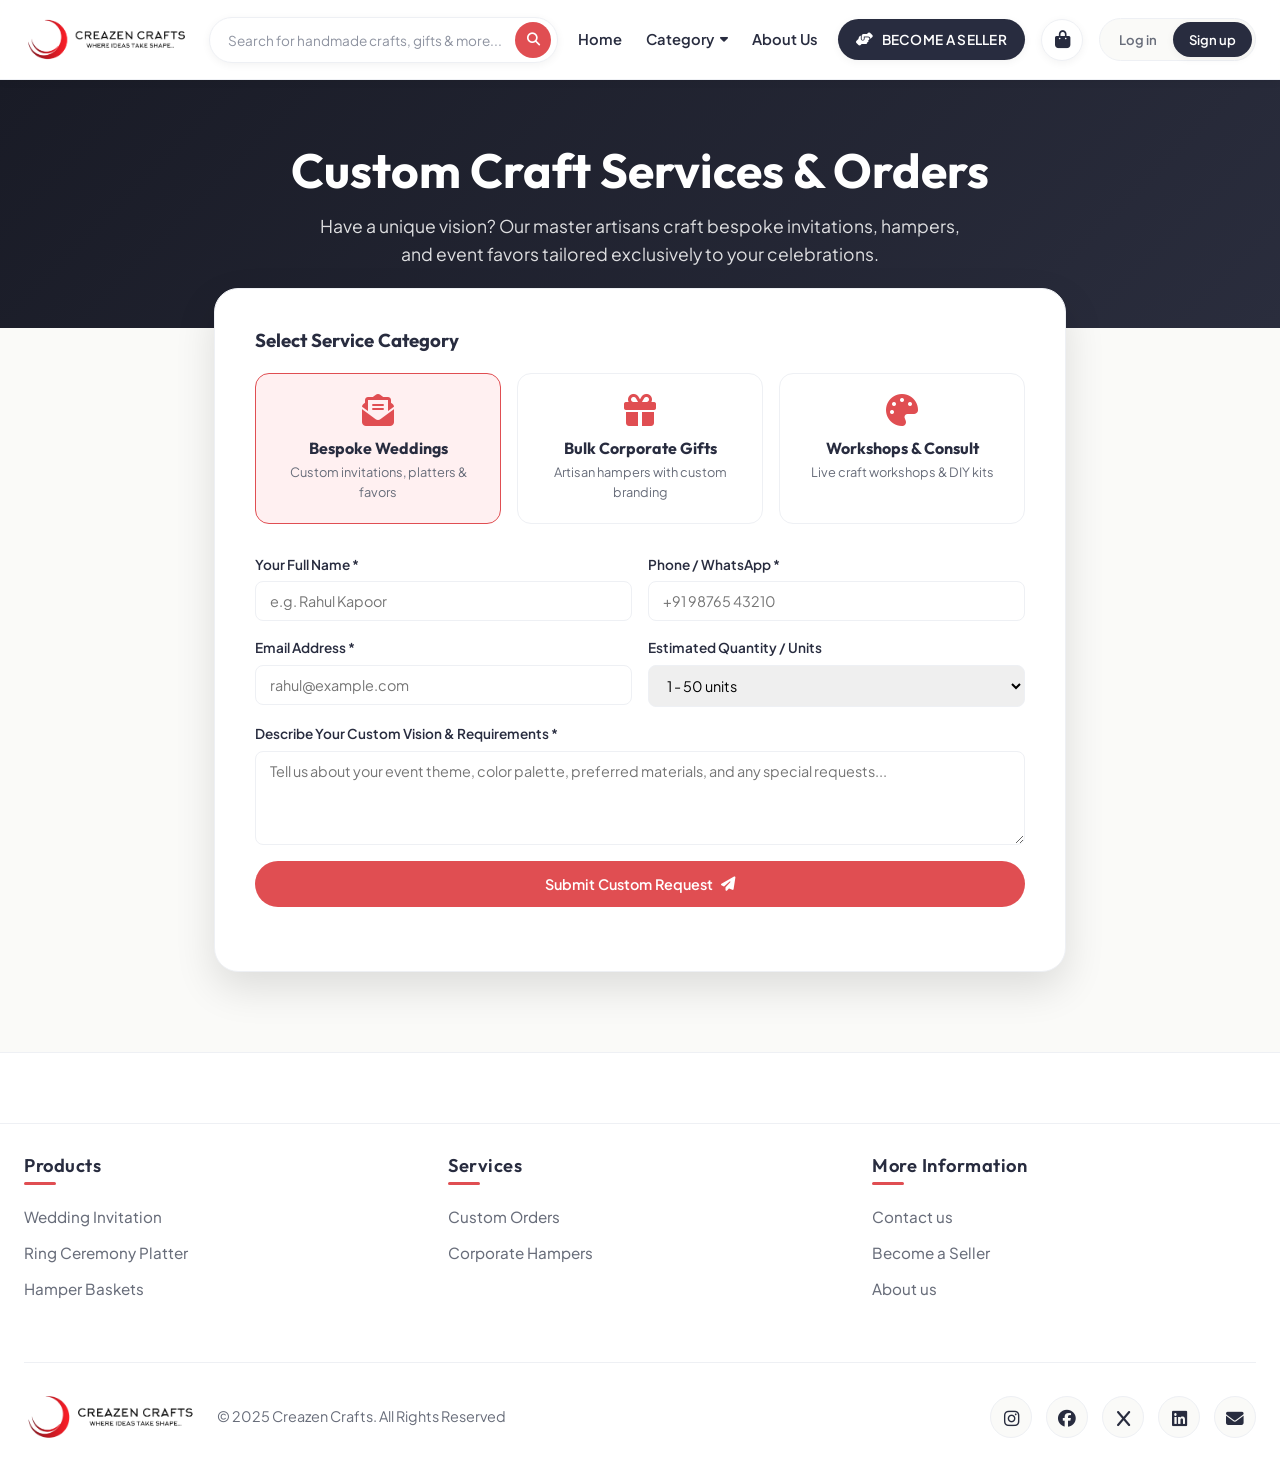
<file: src/request-services.html>
<!DOCTYPE html>
<html lang="en">
<head>
  <meta charset="UTF-8" />
  <meta name="viewport" content="width=device-width, initial-scale=1.0" />
  <title>Request Custom Services . Creazen Crafts</title>
  <link rel="icon" type="image/x-icon" href="../assets/icons/favicon-main.ico" />
  <link rel="stylesheet" href="https://cdnjs.cloudflare.com/ajax/libs/font-awesome/6.7.1/css/all.min.css" />
  <link rel="stylesheet" href="../assets/css/global.css" />
  <link rel="stylesheet" href="../assets/css/index.css" />
  <style>
    .service-req-hero {
      background: linear-gradient(135deg, var(--bg-dark) 0%, #2a2d3d 100%);
      color: #ffffff;
      padding: 60px 24px;
      text-align: center;
    }

    .service-req-hero h1 {
      color: #ffffff;
      font-size: clamp(2rem, 4vw, 3rem);
      margin-bottom: 12px;
    }

    .service-req-hero p {
      color: rgba(255, 255, 255, 0.85);
      font-size: 1.1rem;
      max-width: 640px;
      margin: 0 auto;
    }

    .req-container {
      max-width: 900px;
      margin: -40px auto 80px auto;
      padding: 0 24px;
      position: relative;
      z-index: 10;
    }

    .req-card {
      background: var(--bg-surface);
      border-radius: var(--radius-lg);
      padding: 40px;
      box-shadow: var(--shadow-lg);
      border: 1px solid var(--border-color);
    }

    .service-options-grid {
      display: grid;
      grid-template-columns: repeat(3, 1fr);
      gap: 16px;
      margin: 20px 0 30px 0;
    }

    .service-type-card {
      border: 1.5px solid var(--border-color);
      border-radius: var(--radius-md);
      padding: 20px;
      text-align: center;
      cursor: pointer;
      transition: all var(--transition-fast);
    }

    .service-type-card input {
      display: none;
    }

    .service-type-card:hover,
    .service-type-card.active {
      border-color: var(--primary);
      background: var(--primary-light);
    }

    .service-type-card i {
      font-size: 2rem;
      color: var(--primary);
      margin-bottom: 12px;
    }

    .service-type-card h4 {
      font-size: 1rem;
      margin-bottom: 4px;
    }

    .service-type-card p {
      font-size: 0.8rem;
      color: var(--text-muted);
    }

    @media (max-width: 768px) {
      .service-options-grid {
        grid-template-columns: 1fr;
      }
      .req-card {
        padding: 24px;
      }
    }
  </style>
</head>
<body>
  <header class="header-index">
    <nav class="main-nav">
      <div class="logo">
        <a href="../index.html"><img src="../assets/images/logos/creazen-parent-logo.png" alt="Creazen Crafts Logo" /></a>
      </div>

      <div class="search-bar-container">
        <input type="text" class="search-input" placeholder="Search for handmade crafts, gifts & more..." aria-label="Search crafts" />
        <button class="search-button" aria-label="Search">
          <span class="search-icon"><i class="fa fa-solid fa-magnifying-glass"></i></span>
        </button>
      </div>

      <div class="nav-menu-wrapper" id="navMenuWrapper">
        <div class="menu">
          <nav class="navbar">
            <ul>
              <li><a href="../index.html">Home</a></li>
              <li class="dropdown">
                <a href="#" class="category">
                  Category
                  <i class="fa-solid fa-caret-down c-down"></i>
                </a>
                <div class="dropdown-menu">
                  <a href="./catagory.html">Wedding Invitation</a>
                  <a href="./catagory.html">Ring Ceremony Platter</a>
                  <a href="./catagory.html">Hamper Baskets</a>
                  <a href="./catagory.html">Trunk Boxes</a>
                  <a href="./catagory.html">Floral Jewellery</a>
                </div>
              </li>
              <li><a href="./about-us.html" class="about-us">About Us</a></li>
            </ul>
          </nav>
        </div>

        <div class="mobile-drawer-only-actions">
          <div class="seller-btn">
            <a href="./become-partner.html" class="become-seller"><i class="fa-solid fa-handshake-angle"></i><span> Become a Seller</span></a>
          </div>
          <div class="drawer-user-profile-card" id="drawerUserProfileCard"></div>
        </div>
      </div>

      <div class="header-right-actions">
        <div class="seller-btn desktop-seller-btn">
          <a href="./become-partner.html" class="become-seller"><i class="fa-solid fa-handshake-angle"></i><span> Become a Seller</span></a>
        </div>

        <button class="header-cart-btn header-cart-trigger" id="headerCartBtn" aria-label="Open Shopping Bag">
          <i class="fa-solid fa-bag-shopping"></i>
          <span class="cart-badge-val">0</span>
        </button>

        <div class="toggle-container">
          <div class="toggle-bar">
            <a href="./login.html" class="log-in">Log in</a>
            <a href="./signup.html" class="sign-up active">Sign up</a>
          </div>
        </div>

        <button class="mobile-hamburger" id="mobileMenuBtn" aria-label="Toggle Navigation Menu">
          <i class="fa-solid fa-bars icon-bars"></i>
          <i class="fa-solid fa-xmark icon-close"></i>
        </button>
      </div>
    </nav>
    <div class="nav-backdrop" id="navBackdrop"></div>
  </header>

  <section class="service-req-hero">
    <h1>Custom Craft Services & Orders</h1>
    <p>Have a unique vision? Our master artisans craft bespoke invitations, hampers, and event favors tailored exclusively to your celebrations.</p>
  </section>

  <main class="req-container">
    <div class="req-card">
      <h3>Select Service Category</h3>
      <div class="service-options-grid">
        <label class="service-type-card active">
          <input type="radio" name="srvCategory" value="custom-wedding" checked>
          <i class="fa-solid fa-envelope-open-text"></i>
          <h4>Bespoke Weddings</h4>
          <p>Custom invitations, platters & favors</p>
        </label>
        <label class="service-type-card">
          <input type="radio" name="srvCategory" value="bulk-gifting">
          <i class="fa-solid fa-gift"></i>
          <h4>Bulk Corporate Gifts</h4>
          <p>Artisan hampers with custom branding</p>
        </label>
        <label class="service-type-card">
          <input type="radio" name="srvCategory" value="decor-workshop">
          <i class="fa-solid fa-palette"></i>
          <h4>Workshops & Consult</h4>
          <p>Live craft workshops & DIY kits</p>
        </label>
      </div>

      <form class="form-grid" id="serviceRequestForm">
        <div class="form-group">
          <label>Your Full Name *</label>
          <input type="text" id="reqName" placeholder="e.g. Rahul Kapoor" required />
        </div>

        <div class="form-group">
          <label>Phone / WhatsApp *</label>
          <input type="tel" id="reqPhone" placeholder="+91 98765 43210" required />
        </div>

        <div class="form-group">
          <label>Email Address *</label>
          <input type="email" id="reqEmail" placeholder="rahul@example.com" required />
        </div>

        <div class="form-group">
          <label>Estimated Quantity / Units</label>
          <select id="reqQty">
            <option value="50">1 - 50 units</option>
            <option value="200">50 - 200 units</option>
            <option value="500">200 - 500+ units</option>
          </select>
        </div>

        <div class="form-group full-width">
          <label>Describe Your Custom Vision & Requirements *</label>
          <textarea id="reqDesc" rows="4" placeholder="Tell us about your event theme, color palette, preferred materials, and any special requests..." required></textarea>
        </div>

        <div class="form-group full-width">
          <button type="submit" class="btn btn-primary btn-lg" style="width: 100%; padding: 14px;">
            Submit Custom Request <i class="fa-solid fa-paper-plane"></i>
          </button>
        </div>
      </form>
    </div>
  </main>

  <!-- footer -->
  <footer id="Footer">
    <div id="footer-middle-line"></div>
    <div class="footer-container">
      <div class="footer-more-info-container">
        <div class="more-info-list-item">
          <h2>Products</h2>
          <ul>
            <a href="../src/catagory.html"><li>Wedding Invitation</li></a>
            <a href="../src/catagory.html"><li>Ring Ceremony Platter</li></a>
            <a href="../src/catagory.html"><li>Hamper Baskets</li></a>
          </ul>
        </div>

        <div class="more-info-list-item">
          <h2>Services</h2>
          <ul>
            <a href="../src/request-services.html"><li>Custom Orders</li></a>
            <a href="../src/request-services.html"><li>Corporate Hampers</li></a>
          </ul>
        </div>

        <div class="more-info-list-item">
          <h2>More Information</h2>
          <ul>
            <a href="../src/contact.html"><li>Contact us</li></a>
            <a href="../src/become-partner.html"><li>Become a Seller</li></a>
            <a href="../src/about-us.html"><li>About us</li></a>
          </ul>
        </div>
      </div>

      <div id="footer-middle-line"></div>

      <div class="footer-last-container">
        <div class="footer-last-content">
          <img src="../assets/images/logos/creazen-parent-logo-whitebg.png" />
          <p>©️ 2025 Creazen Crafts. All Rights Reserved</p>
        </div>

        <div class="social-icon-container">
          <a href="#"><span><i class="fa-brands fa-instagram fa-xl"></i></span></a>
          <a href="#"><span><i class="fa-brands fa-facebook fa-xl"></i></span></a>
          <a href="#"><span><i class="fa-brands fa-x fa-xl"></i></span></a>
          <a href="#"><span><i class="fa-brands fa-linkedin fa-xl"></i></span></a>
          <a href="mailto:creazen@gmail.com"><span><i class="fa-solid fa-envelope fa-xl"></i></span></a>
        </div>
      </div>
    </div>
  </footer>

  <script src="../assets/js/cart.js"></script>
  <script src="../assets/js/auth.js"></script>
  <script src="../assets/js/index.js"></script>
  <script>
    document.addEventListener('DOMContentLoaded', () => {
      const cards = document.querySelectorAll('.service-type-card');
      cards.forEach(card => {
        card.addEventListener('click', () => {
          cards.forEach(c => c.classList.remove('active'));
          card.classList.add('active');
        });
      });

      const form = document.getElementById('serviceRequestForm');
      if (form) {
        form.addEventListener('submit', (e) => {
          e.preventDefault();
          const name = document.getElementById('reqName').value;
          if (window.CreazenCart) {
            window.CreazenCart.showToast(`Thank you, ${name}! Your custom craft request has been sent. We will contact you shortly! ✨`, 'success');
          }
          form.reset();
        });
      }
    });
  </script>
</body>
</html>
</file>
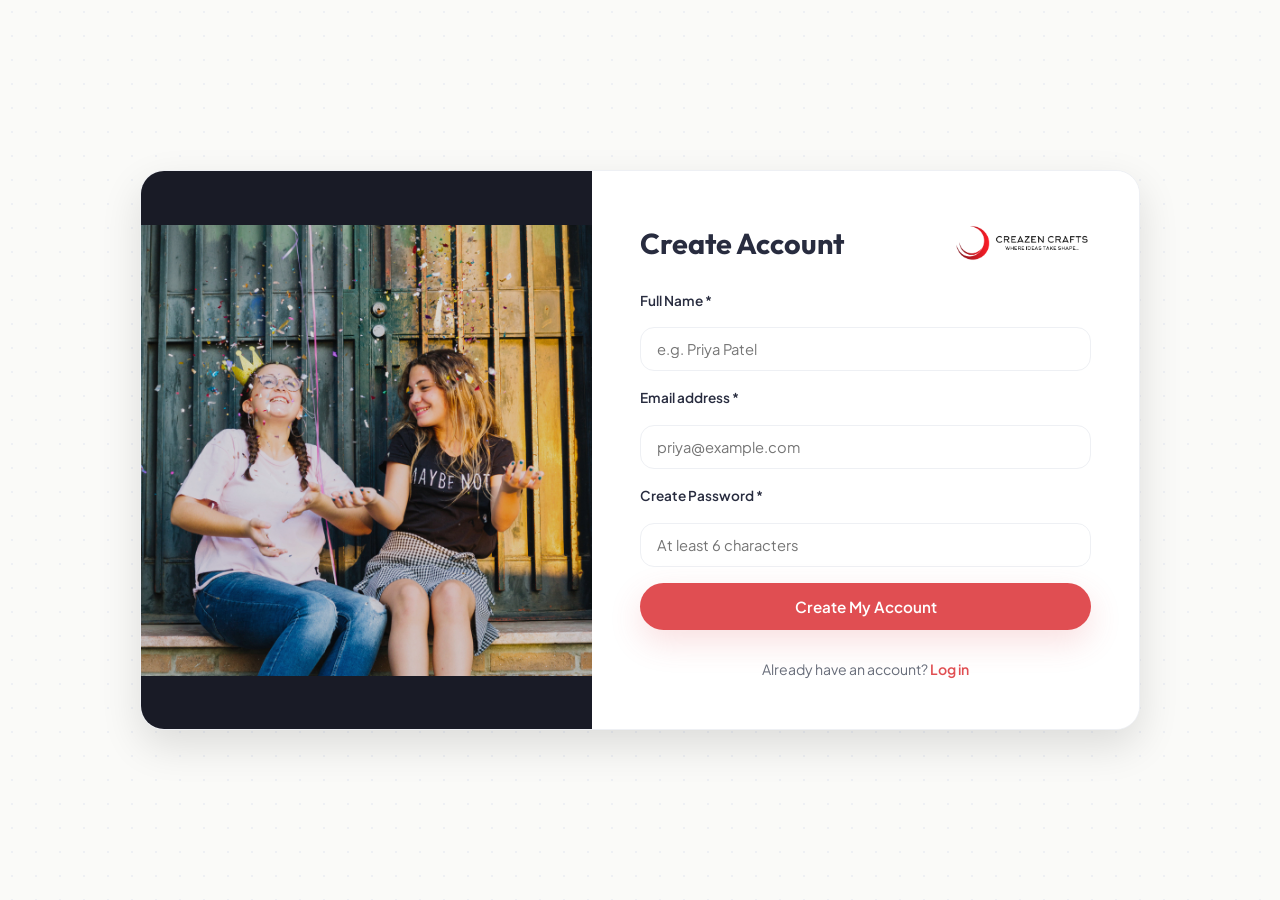
<file: src/signup.html>
<!DOCTYPE html>
<html lang="en">

<head>
  <meta charset="UTF-8" />
  <meta name="viewport" content="width=device-width, initial-scale=1.0" />
  <title>Sign up . Creazen Crafts</title>
  <link rel="stylesheet" href="https://cdnjs.cloudflare.com/ajax/libs/font-awesome/6.7.1/css/all.min.css" />
  <link rel="stylesheet" href="../assets/css/global.css" />
  <link rel="stylesheet" href="../assets/css/login.css" />
</head>

<body class="poppins">
  <div class="container">
    <div class="inner-container">
      <div class="left-container">
        <div class="img-overs-container">
          <img class="img-bg" src="../assets/images/services/service-3.jpg" alt="Join Creazen Crafts" />
        </div>
      </div>

      <div class="right-container poppins">
        <div class="log-nav">
          <div class="title-right">
            <div class="log-title">Create Account</div>
          </div>
          <div class="logo-hiremi">
            <a href="../index.html"><img src="../assets/images/logos/creazen-parent-logo.png" alt="Creazen Crafts Logo" /></a>
          </div>
        </div>

        <div class="login-container">
          <form class="login-form" id="signup-form">
            <label for="name">Full Name *</label>
            <input type="text" id="name" placeholder="e.g. Priya Patel" required />

            <label for="email">Email address *</label>
            <input type="email" id="email" placeholder="priya@example.com" required />

            <label for="password">Create Password *</label>
            <input type="password" id="password" placeholder="At least 6 characters" required minlength="6" />

            <div class="btn-position">
              <button type="submit" class="login-btn" id="submitBtn">Create My Account</button>
            </div>

            <p class="signup-text">
              Already have an account? <a href="./login.html">Log in</a>
            </p>
          </form>
        </div>
      </div>
    </div>
  </div>

  <script src="../assets/js/cart.js"></script>
  <script src="../assets/js/auth.js"></script>
  <script src="../assets/js/signup.js"></script>
</body>
</html>
</file>
<file: assets/css/global.css>
/* ---------------------------------------------
   Creazen Crafts - Global Design System & Variables
--------------------------------------------- */

@import url('https://fonts.googleapis.com/css2?family=Outfit:wght@300;400;500;600;700&family=Plus+Jakarta+Sans:wght@300;400;500;600;700&display=swap');

:root {
  /* Brand Palette */
  --primary: #e04e52;
  --primary-hover: #c83b4c;
  --primary-light: #fff0f1;
  --secondary: #282c3f;
  --secondary-light: #4b5168;
  --accent: #f8a555;
  --accent-soft: #fffded;
  
  /* Neutral Colors */
  --bg-main: #fafaf8;
  --bg-surface: #ffffff;
  --bg-dark: #191b26;
  --text-main: #282c3f;
  --text-muted: #686d7a;
  --text-light: #8e93a0;
  --text-inverse: #ffffff;
  --border-color: #eef0f4;
  --border-focus: #e04e52;

  /* Typography */
  --font-heading: 'Outfit', -apple-system, BlinkMacSystemFont, sans-serif;
  --font-body: 'Plus Jakarta Sans', -apple-system, BlinkMacSystemFont, sans-serif;

  /* Elevation & Shadows */
  --shadow-sm: 0 2px 8px rgba(0, 0, 0, 0.05);
  --shadow-md: 0 8px 24px rgba(0, 0, 0, 0.08);
  --shadow-lg: 0 16px 40px rgba(0, 0, 0, 0.12);
  --shadow-hover: 0 12px 32px rgba(224, 78, 82, 0.18);

  /* Glassmorphism */
  --glass-bg: rgba(255, 255, 255, 0.88);
  --glass-border: rgba(255, 255, 255, 0.4);
  --glass-blur: blur(12px);

  /* Transitions */
  --transition-fast: 0.2s cubic-bezier(0.4, 0, 0.2, 1);
  --transition-normal: 0.35s cubic-bezier(0.4, 0, 0.2, 1);
  --transition-bounce: 0.4s cubic-bezier(0.34, 1.56, 0.64, 1);

  /* Radius */
  --radius-sm: 8px;
  --radius-md: 14px;
  --radius-lg: 24px;
  --radius-full: 9999px;
}

/* Global Resets */
*, *::before, *::after {
  box-sizing: border-box;
  margin: 0;
  padding: 0;
}

html {
  scroll-behavior: smooth;
  font-size: 16px;
}

body {
  background-color: var(--bg-main);
  color: var(--text-main);
  font-family: var(--font-body);
  line-height: 1.6;
  -webkit-font-smoothing: antialiased;
  -moz-osx-font-smoothing: grayscale;
  overflow-x: hidden;
}

h1, h2, h3, h4, h5, h6 {
  font-family: var(--font-heading);
  color: var(--secondary);
  line-height: 1.25;
  font-weight: 700;
}

a {
  color: inherit;
  text-decoration: none;
  transition: color var(--transition-fast);
}

img, video {
  max-width: 100%;
  height: auto;
  display: block;
}

/* ---------------------------------------------
   Footer
--------------------------------------------- */
#Footer {
  background-color: var(--bg-surface);
  border-top: 1px solid var(--border-color);
  padding: 60px 0 30px 0;
  width: 100%;
}

.footer-container {
  max-width: 1280px;
  margin: 0 auto;
  padding: 0 24px;
  display: flex;
  flex-direction: column;
  align-items: center;
}

.footer-more-info-container {
  width: 100%;
  display: grid;
  grid-template-columns: repeat(3, 1fr);
  gap: 40px;
  margin-bottom: 50px;
}

.more-info-list-item {
  display: flex;
  flex-direction: column;
}

.more-info-list-item h2 {
  font-size: 1.15rem;
  font-weight: 600;
  letter-spacing: 0.5px;
  color: var(--secondary);
  margin-bottom: 20px;
  position: relative;
  padding-bottom: 8px;
}

.more-info-list-item h2::after {
  content: '';
  position: absolute;
  left: 0;
  bottom: 0;
  width: 32px;
  height: 3px;
  background-color: var(--primary);
  border-radius: 2px;
}

.more-info-list-item ul {
  list-style: none;
  display: flex;
  flex-direction: column;
  gap: 12px;
}

.more-info-list-item ul a {
  color: var(--text-muted);
  font-size: 0.95rem;
  font-weight: 450;
  transition: all var(--transition-fast);
  display: inline-block;
}

.more-info-list-item ul a:hover {
  color: var(--primary);
  transform: translateX(4px);
}

.more-info-list-item ul li {
  list-style: none;
}

#footer-middle-line {
  width: 100%;
  height: 1px;
  background: var(--border-color);
  margin: 10px 0 30px 0;
}

.footer-last-container {
  width: 100%;
  display: flex;
  align-items: center;
  justify-content: space-between;
  gap: 24px;
  flex-wrap: wrap;
}

.footer-last-content {
  display: flex;
  align-items: center;
  gap: 20px;
  flex-wrap: wrap;
}

.footer-last-container img {
  height: 48px;
  width: auto;
  object-fit: contain;
}

.footer-last-content p {
  color: var(--text-muted);
  font-size: 0.9rem;
  font-weight: 400;
}

.social-icon-container {
  display: flex;
  align-items: center;
  gap: 14px;
}

.social-icon-container a {
  display: flex;
  align-items: center;
  justify-content: center;
  width: 42px;
  height: 42px;
  border-radius: 50%;
  background: var(--bg-main);
  color: var(--secondary);
  border: 1px solid var(--border-color);
  transition: all var(--transition-fast);
}

.social-icon-container a span i {
  font-size: 1.1rem;
  margin: 0;
  color: var(--secondary);
  transition: color var(--transition-fast);
}

.social-icon-container a:hover {
  background: var(--primary);
  border-color: var(--primary);
  transform: translateY(-3px);
  box-shadow: var(--shadow-hover);
}

.social-icon-container a:hover span i {
  color: var(--text-inverse);
}

/* Footer Responsive Breakpoints */
@media (max-width: 992px) {
  .footer-more-info-container {
    grid-template-columns: repeat(2, 1fr);
    gap: 32px;
  }
}

@media (max-width: 640px) {
  #Footer {
    padding: 40px 0 24px 0;
  }

  .footer-more-info-container {
    grid-template-columns: 1fr;
    gap: 28px;
    margin-bottom: 30px;
  }

  .footer-last-container {
    flex-direction: column;
    align-items: center;
    text-align: center;
    gap: 20px;
  }

  .footer-last-content {
    flex-direction: column;
    justify-content: center;
    gap: 12px;
  }

  .social-icon-container {
    justify-content: center;
  }
}

/* ---------------------------------------------
   Header Cart Trigger Button & User Profile
--------------------------------------------- */
.header-cart-btn {
  position: relative;
  background: var(--bg-surface);
  border: 1.5px solid var(--border-color);
  width: 42px;
  height: 42px;
  border-radius: 50%;
  display: inline-flex;
  align-items: center;
  justify-content: center;
  color: var(--secondary);
  font-size: 1.1rem;
  cursor: pointer;
  transition: all var(--transition-fast);
  box-shadow: var(--shadow-sm);
}

.header-cart-btn:hover {
  border-color: var(--primary);
  color: var(--primary);
  transform: translateY(-2px);
  box-shadow: var(--shadow-hover);
}

.cart-badge-val {
  position: absolute;
  top: -4px;
  right: -4px;
  background: var(--primary);
  color: #ffffff;
  font-size: 0.72rem;
  font-weight: 700;
  min-width: 20px;
  height: 20px;
  padding: 0 5px;
  border-radius: 10px;
  display: inline-flex;
  align-items: center;
  justify-content: center;
  border: 2px solid var(--bg-surface);
}

/* User Profile Dropdown */
.user-profile-dropdown {
  position: relative;
}

.user-profile-btn {
  display: inline-flex;
  align-items: center;
  gap: 8px;
  background: var(--bg-surface);
  border: 1.5px solid var(--border-color);
  padding: 6px 14px;
  border-radius: var(--radius-full);
  cursor: pointer;
  font-family: var(--font-body);
  font-size: 0.88rem;
  font-weight: 600;
  color: var(--secondary);
  transition: all var(--transition-fast);
}

.user-profile-btn:hover {
  border-color: var(--primary);
  color: var(--primary);
}

.user-avatar-initial {
  width: 28px;
  height: 28px;
  border-radius: 50%;
  background: var(--primary);
  color: #ffffff;
  font-size: 0.82rem;
  font-weight: 700;
  display: inline-flex;
  align-items: center;
  justify-content: center;
}

.user-dropdown-menu {
  position: absolute;
  top: calc(100% + 10px);
  right: 0;
  background: var(--bg-surface);
  border-radius: var(--radius-md);
  box-shadow: 0 12px 32px rgba(0, 0, 0, 0.16);
  border: 1px solid var(--border-color);
  padding: 12px 0;
  min-width: 220px;
  opacity: 0;
  visibility: hidden;
  transform: translateY(10px);
  transition: all var(--transition-normal);
  z-index: 1050;
}

.user-profile-dropdown:hover .user-dropdown-menu,
.user-dropdown-menu.active {
  opacity: 1 !important;
  visibility: visible !important;
  transform: translateY(0) !important;
}

/* Header Right Actions Flex Container */
.header-right-actions {
  display: flex !important;
  flex-direction: row !important;
  align-items: center !important;
  flex-wrap: nowrap !important;
  gap: 16px;
  flex-shrink: 0;
}

/* Desktop / Mobile Helper Visibility Rules */
.mobile-drawer-only-actions {
  display: none !important;
}

.desktop-seller-btn {
  display: flex !important;
  align-items: center;
}

@media (max-width: 991.98px) {
  .mobile-drawer-only-actions {
    display: flex !important;
    flex-direction: column;
    gap: 16px;
    width: 100%;
    margin-top: 16px;
  }

  .desktop-seller-btn {
    display: none !important;
  }

  .header-right-actions {
    gap: 10px;
  }
}

.mobile-sidebar-profile-card {
  background: var(--bg-main);
  border: 1px solid var(--border-color);
  border-radius: var(--radius-md);
  padding: 14px 16px;
  display: flex;
  align-items: center;
  gap: 12px;
  box-shadow: var(--shadow-sm);
  width: 100%;
  box-sizing: border-box;
}

.mobile-sidebar-profile-card .card-avatar {
  width: 38px;
  height: 38px;
  border-radius: 50%;
  background: var(--primary);
  color: #ffffff;
  font-size: 1rem;
  font-weight: 700;
  display: flex;
  align-items: center;
  justify-content: center;
  flex-shrink: 0;
}

.mobile-sidebar-profile-card .card-details {
  display: flex;
  flex-direction: column;
  flex: 1;
  overflow: hidden;
}

.mobile-sidebar-profile-card .card-name {
  font-size: 0.9rem;
  color: var(--secondary);
  white-space: nowrap;
  overflow: hidden;
  text-overflow: ellipsis;
}

.mobile-sidebar-profile-card .card-email {
  font-size: 0.76rem;
  color: var(--text-muted);
  white-space: nowrap;
  overflow: hidden;
  text-overflow: ellipsis;
}

.mobile-sidebar-profile-card .card-logout-btn {
  background: rgba(224, 78, 82, 0.1);
  color: var(--primary);
  border: none;
  width: 32px;
  height: 32px;
  border-radius: 50%;
  display: flex;
  align-items: center;
  justify-content: center;
  cursor: pointer;
  transition: all var(--transition-fast);
  flex-shrink: 0;
}

.mobile-sidebar-profile-card .card-logout-btn:hover {
  background: var(--primary);
  color: #ffffff;
}

.mobile-drawer-auth-buttons {
  display: flex;
  gap: 10px;
  width: 100%;
}

.mobile-drawer-auth-buttons .btn {
  flex: 1;
  text-align: center;
  justify-content: center;
}

.user-menu-header {
  padding: 8px 18px;
  display: flex;
  flex-direction: column;
}

.user-menu-header strong {
  font-size: 0.92rem;
  color: var(--secondary);
}

.user-menu-header span {
  font-size: 0.78rem;
  color: var(--text-muted);
}

.user-dropdown-menu hr {
  border: none;
  border-top: 1px solid var(--border-color);
  margin: 8px 0;
}

.user-dropdown-menu a {
  display: flex;
  align-items: center;
  gap: 10px;
  padding: 10px 18px;
  font-size: 0.88rem;
  color: var(--text-main);
  font-weight: 500;
  transition: background var(--transition-fast);
}

.user-dropdown-menu a:hover {
  background: var(--primary-light);
  color: var(--primary);
}

/* ---------------------------------------------
   Slide-over Shopping Cart Drawer
--------------------------------------------- */
.cart-drawer-overlay {
  position: fixed;
  inset: 0;
  background: rgba(15, 17, 26, 0.5);
  backdrop-filter: blur(4px);
  z-index: 2000;
  opacity: 0;
  visibility: hidden;
  transition: all var(--transition-normal);
}

.cart-drawer-overlay.active {
  opacity: 1;
  visibility: visible;
}

.cart-drawer {
  position: fixed;
  top: 0;
  right: -100%;
  width: 420px;
  max-width: 100vw;
  height: 100vh;
  background: var(--bg-surface);
  box-shadow: var(--shadow-lg);
  z-index: 2001;
  display: flex;
  flex-direction: column;
  transition: right var(--transition-normal);
}

.cart-drawer.open {
  right: 0;
}

.cart-drawer-header {
  padding: 20px 24px;
  display: flex;
  align-items: center;
  justify-content: space-between;
  border-bottom: 1px solid var(--border-color);
}

.cart-title-group {
  display: flex;
  align-items: center;
  gap: 12px;
}

.cart-title-group i {
  font-size: 1.2rem;
  color: var(--primary);
}

.cart-title-group h3 {
  font-size: 1.15rem;
  margin: 0;
}

.cart-count-badge {
  background: var(--primary-light);
  color: var(--primary);
  font-size: 0.8rem;
  font-weight: 700;
  padding: 2px 10px;
  border-radius: var(--radius-full);
}

.cart-close-btn {
  background: transparent;
  border: none;
  font-size: 1.2rem;
  color: var(--text-muted);
  cursor: pointer;
  width: 36px;
  height: 36px;
  border-radius: 50%;
  display: flex;
  align-items: center;
  justify-content: center;
  transition: all var(--transition-fast);
}

.cart-close-btn:hover {
  background: var(--bg-main);
  color: var(--secondary);
}

/* Free Shipping Meter */
.free-shipping-bar {
  background: var(--accent-soft);
  padding: 12px 24px;
  border-bottom: 1px solid var(--border-color);
}

.shipping-bar-text {
  font-size: 0.82rem;
  color: var(--secondary);
  margin-bottom: 6px;
}

.shipping-bar-progress {
  height: 6px;
  background: #e2e4ea;
  border-radius: 3px;
  overflow: hidden;
}

.shipping-bar-fill {
  height: 100%;
  background: linear-gradient(90deg, var(--accent) 0%, var(--primary) 100%);
  transition: width 0.4s ease;
}

/* Cart Body Items */
.cart-drawer-body {
  flex: 1;
  overflow-y: auto;
  padding: 20px 24px;
  display: flex;
  flex-direction: column;
  gap: 16px;
}

.empty-cart-state {
  margin: auto;
  text-align: center;
  padding: 40px 20px;
  color: var(--text-muted);
}

.empty-cart-state i {
  color: var(--text-light);
  margin-bottom: 16px;
}

.empty-cart-state h4 {
  font-size: 1.2rem;
  color: var(--secondary);
  margin-bottom: 8px;
}

.empty-cart-state p {
  font-size: 0.9rem;
  margin-bottom: 20px;
}

.cart-item-row {
  display: flex;
  gap: 14px;
  padding-bottom: 16px;
  border-bottom: 1px solid var(--border-color);
}

.cart-item-img {
  width: 72px;
  height: 72px;
  object-fit: cover;
  border-radius: var(--radius-sm);
  background: var(--bg-main);
}

.cart-item-details {
  flex: 1;
  display: flex;
  flex-direction: column;
  justify-content: space-between;
}

.cart-item-title {
  font-size: 0.92rem;
  font-weight: 600;
  color: var(--secondary);
  line-height: 1.3;
}

.cart-item-price-line {
  display: flex;
  align-items: center;
  gap: 8px;
  margin: 4px 0;
}

.cart-item-price {
  font-weight: 700;
  color: var(--primary);
  font-size: 0.95rem;
}

.cart-item-orig {
  font-size: 0.8rem;
  color: var(--text-light);
  text-decoration: line-through;
}

.cart-qty-row {
  display: flex;
  align-items: center;
  justify-content: space-between;
}

.qty-stepper {
  display: inline-flex;
  align-items: center;
  border: 1px solid var(--border-color);
  border-radius: var(--radius-full);
  background: var(--bg-main);
}

.qty-btn {
  background: transparent;
  border: none;
  width: 26px;
  height: 26px;
  cursor: pointer;
  font-weight: 700;
  color: var(--secondary);
}

.qty-val {
  font-size: 0.85rem;
  font-weight: 600;
  padding: 0 8px;
}

.cart-item-remove {
  background: transparent;
  border: none;
  color: var(--text-light);
  cursor: pointer;
  font-size: 0.9rem;
  transition: color var(--transition-fast);
}

.cart-item-remove:hover {
  color: var(--primary);
}

/* Cart Footer & Checkout */
.cart-drawer-footer {
  padding: 20px 24px;
  background: var(--bg-main);
  border-top: 1px solid var(--border-color);
}

.cart-summary-rows {
  display: flex;
  flex-direction: column;
  gap: 8px;
  margin-bottom: 16px;
}

.summary-row {
  display: flex;
  justify-content: space-between;
  font-size: 0.88rem;
  color: var(--text-muted);
}

.summary-row.text-discount {
  color: #10b981;
  font-weight: 600;
}

.summary-row.total-row {
  font-size: 1.1rem;
  font-weight: 700;
  color: var(--secondary);
  border-top: 1px solid var(--border-color);
  padding-top: 8px;
  margin-top: 4px;
}

.checkout-btn {
  width: 100%;
  background: var(--primary);
  color: #ffffff;
  border: none;
  padding: 14px;
  border-radius: var(--radius-full);
  font-family: var(--font-body);
  font-size: 0.95rem;
  font-weight: 600;
  cursor: pointer;
  display: flex;
  align-items: center;
  justify-content: center;
  gap: 10px;
  box-shadow: var(--shadow-hover);
  transition: all var(--transition-fast);
}

.checkout-btn:hover {
  background: var(--primary-hover);
  transform: translateY(-2px);
}

.cart-secure-tag {
  text-align: center;
  font-size: 0.75rem;
  color: var(--text-light);
  margin-top: 12px;
}

/* ---------------------------------------------
   Modals (Checkout & Quick View)
--------------------------------------------- */
.modal-backdrop {
  position: fixed;
  inset: 0;
  background: rgba(15, 17, 26, 0.6);
  backdrop-filter: blur(6px);
  z-index: 3000;
  opacity: 0;
  visibility: hidden;
  transition: all var(--transition-normal);
}

.modal-backdrop.active {
  opacity: 1;
  visibility: visible;
}

.checkout-modal,
.quick-view-modal {
  position: fixed;
  top: 50%;
  left: 50%;
  transform: translate(-50%, -45%) scale(0.95);
  background: var(--bg-surface);
  width: 600px;
  max-width: 92vw;
  max-height: 90vh;
  border-radius: var(--radius-lg);
  box-shadow: var(--shadow-lg);
  z-index: 3001;
  opacity: 0;
  visibility: hidden;
  transition: all var(--transition-normal);
  overflow-y: auto;
}

.checkout-modal.active,
.quick-view-modal.active {
  opacity: 1;
  visibility: visible;
  transform: translate(-50%, -50%) scale(1);
}

.modal-close-btn {
  position: absolute;
  top: 18px;
  right: 18px;
  background: var(--bg-main);
  border: none;
  width: 36px;
  height: 36px;
  border-radius: 50%;
  color: var(--secondary);
  font-size: 1.1rem;
  cursor: pointer;
  display: flex;
  align-items: center;
  justify-content: center;
  transition: all var(--transition-fast);
  z-index: 10;
}

.modal-close-btn:hover {
  background: var(--primary-light);
  color: var(--primary);
}

.checkout-modal-header {
  padding: 24px 28px 16px 28px;
  border-bottom: 1px solid var(--border-color);
}

.checkout-modal-header h2 {
  font-size: 1.4rem;
  margin-bottom: 12px;
}

.checkout-steps {
  display: flex;
  gap: 8px;
}

.step-pill {
  font-size: 0.8rem;
  font-weight: 600;
  color: var(--text-muted);
  padding: 4px 12px;
  border-radius: var(--radius-full);
  background: var(--bg-main);
}

.step-pill.active {
  background: var(--primary);
  color: #ffffff;
}

.checkout-modal-body {
  padding: 24px 28px;
}

.checkout-step-panel {
  display: none;
}

.checkout-step-panel.active {
  display: block;
}

.form-grid {
  display: grid;
  grid-template-columns: repeat(2, 1fr);
  gap: 16px;
  margin: 16px 0 24px 0;
}

.form-group {
  display: flex;
  flex-direction: column;
  gap: 6px;
}

.form-group.full-width {
  grid-column: span 2;
}

.form-group label {
  font-size: 0.85rem;
  font-weight: 600;
  color: var(--secondary);
}

.form-group input,
.form-group select,
.form-group textarea {
  padding: 10px 14px;
  border: 1px solid var(--border-color);
  border-radius: var(--radius-sm);
  font-family: var(--font-body);
  font-size: 0.9rem;
  outline: none;
  transition: border-color var(--transition-fast);
}

.form-group input:focus,
.form-group select:focus,
.form-group textarea:focus {
  border-color: var(--border-focus);
}

/* Payment options cards */
.payment-options {
  display: flex;
  flex-direction: column;
  gap: 12px;
  margin: 16px 0 24px 0;
}

.payment-card {
  border: 1.5px solid var(--border-color);
  border-radius: var(--radius-md);
  padding: 16px;
  display: flex;
  align-items: center;
  gap: 14px;
  cursor: pointer;
  transition: all var(--transition-fast);
}

.payment-card:hover,
.payment-card.active {
  border-color: var(--primary);
  background: var(--primary-light);
}

.payment-card-content {
  display: flex;
  align-items: center;
  gap: 16px;
}

.payment-card-content i {
  color: var(--primary);
}

.payment-card-content strong {
  display: block;
  font-size: 0.95rem;
  color: var(--secondary);
}

.payment-card-content p {
  font-size: 0.8rem;
  color: var(--text-muted);
}

.order-summary-box {
  background: var(--bg-main);
  border-radius: var(--radius-md);
  padding: 16px;
  margin-bottom: 24px;
}

.summary-line {
  display: flex;
  justify-content: space-between;
  font-size: 1rem;
}

.modal-actions-row {
  display: flex;
  gap: 12px;
  justify-content: flex-end;
}

.btn {
  padding: 10px 22px;
  border-radius: var(--radius-full);
  font-family: var(--font-body);
  font-size: 0.9rem;
  font-weight: 600;
  cursor: pointer;
  border: none;
  display: inline-flex;
  align-items: center;
  justify-content: center;
  gap: 8px;
  transition: all var(--transition-fast);
}

.btn-primary {
  background: var(--primary);
  color: #ffffff;
}

.btn-primary:hover {
  background: var(--primary-hover);
  box-shadow: var(--shadow-hover);
}

.btn-outline {
  background: transparent;
  border: 1.5px solid var(--border-color);
  color: var(--secondary);
}

.btn-outline:hover {
  border-color: var(--primary);
  color: var(--primary);
}

.success-icon-wrap {
  font-size: 3.5rem;
  color: #10b981;
  margin-bottom: 12px;
}

.order-id-badge {
  font-size: 1rem;
  color: var(--text-muted);
  margin-bottom: 6px;
}

.order-id-badge span {
  font-weight: 700;
  color: var(--primary);
}

.delivery-est {
  font-size: 0.95rem;
  color: var(--secondary);
  margin-bottom: 16px;
}

.success-note {
  font-size: 0.88rem;
  color: var(--text-muted);
  margin-bottom: 24px;
}

/* Quick View Layout */
.quick-view-modal {
  width: 780px;
  padding: 28px;
}

.qv-grid {
  display: grid;
  grid-template-columns: 1fr 1fr;
  gap: 28px;
}

.qv-img-box {
  position: relative;
  border-radius: var(--radius-md);
  overflow: hidden;
  aspect-ratio: 1;
  background: var(--bg-main);
}

.qv-img-box img {
  width: 100%;
  height: 100%;
  object-fit: cover;
}

.qv-badge {
  position: absolute;
  top: 12px;
  left: 12px;
  background: var(--primary);
  color: #ffffff;
  font-size: 0.78rem;
  font-weight: 700;
  padding: 4px 10px;
  border-radius: var(--radius-full);
}

.qv-info {
  display: flex;
  flex-direction: column;
  justify-content: center;
}

.qv-category {
  font-size: 0.8rem;
  font-weight: 700;
  letter-spacing: 1px;
  color: var(--primary);
  text-transform: uppercase;
  margin-bottom: 6px;
}

.qv-info h2 {
  font-size: 1.6rem;
  margin-bottom: 8px;
}

.qv-rating {
  display: flex;
  align-items: center;
  gap: 8px;
  margin-bottom: 14px;
}

.stars {
  color: #f59e0b;
}

.rating-val {
  font-size: 0.85rem;
  color: var(--text-muted);
}

.qv-price-box {
  display: flex;
  align-items: baseline;
  gap: 12px;
  margin-bottom: 16px;
}

.qv-price {
  font-size: 1.5rem;
  font-weight: 700;
  color: var(--primary);
}

.qv-orig-price {
  font-size: 1rem;
  color: var(--text-light);
  text-decoration: line-through;
}

.qv-desc {
  font-size: 0.92rem;
  color: var(--text-muted);
  line-height: 1.6;
  margin-bottom: 24px;
}

/* ---------------------------------------------
   Toast Notifications
--------------------------------------------- */
.toast-container {
  position: fixed;
  bottom: 24px;
  right: 24px;
  z-index: 4000;
  display: flex;
  flex-direction: column;
  gap: 10px;
}

.toast-message {
  background: var(--secondary);
  color: #ffffff;
  padding: 12px 20px;
  border-radius: var(--radius-md);
  box-shadow: var(--shadow-lg);
  display: flex;
  align-items: center;
  gap: 12px;
  font-size: 0.9rem;
  font-weight: 500;
  opacity: 0;
  transform: translateY(20px);
  transition: all var(--transition-normal);
}

.toast-message.show {
  opacity: 1;
  transform: translateY(0);
}

.toast-success i { color: #10b981; }
.toast-warning i { color: #f59e0b; }
.toast-info i { color: #3b82f6; }
.toast-error i { color: #ef4444; }

@media (max-width: 640px) {
  .quick-view-modal {
    padding: 20px;
    width: 95vw;
  }

  .qv-grid {
    grid-template-columns: 1fr;
    gap: 16px;
  }

  .form-grid {
    grid-template-columns: 1fr;
  }

  .form-group.full-width {
    grid-column: span 1;
  }

  .cart-drawer {
    width: 100vw;
  }

  .toast-container {
    right: 12px;
    left: 12px;
    bottom: 12px;
  }

  .toast-message {
    width: 100%;
    box-sizing: border-box;
  }

  .checkout-modal {
    padding: 24px 16px;
    width: 95vw;
    max-height: 92vh;
    overflow-y: auto;
  }

  .header-right-actions {
    gap: 8px;
    flex-shrink: 0;
  }

  .user-profile-btn {
    padding: 2px;
    border: none;
    background: transparent;
    box-shadow: none;
  }

  .user-profile-btn .user-name-text,
  .user-profile-btn .fa-chevron-down {
    display: none !important;
  }

  .user-avatar-initial {
    width: 34px;
    height: 34px;
    font-size: 0.88rem;
  }

  .user-dropdown-menu {
    right: -10px;
    width: 240px;
    max-width: 85vw;
    box-shadow: 0 12px 32px rgba(0, 0, 0, 0.18);
  }

  .header-cart-btn {
    width: 36px;
    height: 36px;
    font-size: 0.95rem;
  }
}
</file>
<file: assets/css/index.css>
/* ---------------------------------------------
   Creazen Crafts - Homepage & Header Styles
--------------------------------------------- */

/* ---------------------------------------------
   Header & Glassmorphic Navigation
--------------------------------------------- */
.header-index {
  position: sticky;
  top: 0;
  left: 0;
  width: 100%;
  height: 80px;
  background: var(--glass-bg);
  backdrop-filter: var(--glass-blur);
  -webkit-backdrop-filter: var(--glass-blur);
  border-bottom: 1px solid var(--border-color);
  box-shadow: var(--shadow-sm);
  z-index: 1000;
  display: flex;
  justify-content: center;
  align-items: center;
  transition: all var(--transition-normal);
}

.main-nav {
  width: 100%;
  max-width: 1280px;
  margin: 0 auto;
  padding: 0 24px;
  display: flex;
  align-items: center;
  justify-content: space-between;
  gap: 20px;
}

.nav-brand-group {
  display: flex;
  align-items: center;
  justify-content: space-between;
  gap: 16px;
}

.logo img {
  height: 48px;
  width: auto;
  object-fit: contain;
  transition: transform var(--transition-fast);
}

.logo img:hover {
  transform: scale(1.03);
}

/* Search Bar */
.search-bar-container {
  display: flex;
  align-items: center;
  flex: 1;
  max-width: 380px;
  background-color: var(--bg-surface);
  border: 1.5px solid var(--border-color);
  border-radius: var(--radius-full);
  padding: 4px 6px 4px 18px;
  box-shadow: var(--shadow-sm);
  transition: all var(--transition-normal);
}

.search-bar-container:focus-within,
.search-bar-container:hover {
  border-color: var(--border-focus);
  box-shadow: 0 4px 16px rgba(224, 78, 82, 0.12);
  background-color: #ffffff;
}

.search-input {
  flex: 1;
  border: none;
  outline: none;
  font-family: var(--font-body);
  font-size: 0.9rem;
  color: var(--text-main);
  background: transparent;
  width: 100%;
}

.search-input::placeholder {
  color: var(--text-light);
  font-size: 0.85rem;
}

.search-button {
  background-color: var(--primary);
  color: var(--text-inverse);
  border: none;
  border-radius: 50%;
  width: 36px;
  height: 36px;
  display: flex;
  justify-content: center;
  align-items: center;
  cursor: pointer;
  transition: all var(--transition-fast);
  flex-shrink: 0;
}

.search-button:hover {
  background-color: var(--primary-hover);
  transform: scale(1.05);
}

/* Nav Menu Wrapper & Links */
.nav-menu-wrapper {
  display: flex;
  align-items: center;
  gap: 28px;
}

.menu {
  display: flex;
  align-items: center;
}

.navbar ul {
  list-style: none;
  display: flex;
  align-items: center;
  gap: 24px;
}

.navbar ul li {
  position: relative;
}

.navbar ul li a {
  font-family: var(--font-body);
  font-size: 0.92rem;
  font-weight: 600;
  color: var(--text-main);
  padding: 8px 0;
  display: flex;
  align-items: center;
  gap: 6px;
  transition: color var(--transition-fast);
}

.navbar ul li a:hover,
.navbar ul li a.active {
  color: var(--primary);
}

.category .c-down {
  font-size: 0.8rem;
  transition: transform var(--transition-fast);
}

.dropdown:hover .category .c-down {
  transform: rotate(180deg);
  color: var(--primary);
}

/* Dropdown Menu */
.dropdown-menu {
  position: absolute;
  top: calc(100% + 12px);
  left: 50%;
  transform: translateX(-50%) translateY(10px);
  background-color: var(--bg-surface);
  padding: 10px 0;
  border-radius: var(--radius-md);
  box-shadow: var(--shadow-lg);
  border: 1px solid var(--border-color);
  opacity: 0;
  visibility: hidden;
  transition: all var(--transition-normal);
  min-width: 230px;
  z-index: 100;
}

.dropdown-menu::before {
  content: '';
  position: absolute;
  top: -6px;
  left: 50%;
  transform: translateX(-50%) rotate(45deg);
  width: 12px;
  height: 12px;
  background: var(--bg-surface);
  border-left: 1px solid var(--border-color);
  border-top: 1px solid var(--border-color);
}

.dropdown-menu a {
  display: block;
  color: var(--text-main) !important;
  padding: 10px 20px !important;
  font-size: 0.88rem !important;
  font-weight: 500 !important;
  transition: all var(--transition-fast) !important;
  white-space: nowrap;
}

.dropdown-menu a:hover {
  background-color: var(--primary-light);
  color: var(--primary) !important;
  padding-left: 24px !important;
}

.dropdown:hover .dropdown-menu {
  opacity: 1;
  visibility: visible;
  transform: translateX(-50%) translateY(0);
}

/* Actions Group */
.nav-actions {
  display: flex;
  align-items: center;
  gap: 16px;
}

/* Seller Button */
.seller-btn a {
  display: inline-flex;
  align-items: center;
  gap: 8px;
  background: var(--secondary);
  color: var(--text-inverse);
  padding: 10px 18px;
  border-radius: var(--radius-full);
  font-size: 0.85rem;
  font-weight: 600;
  letter-spacing: 0.3px;
  text-transform: uppercase;
  transition: all var(--transition-fast);
  box-shadow: var(--shadow-sm);
}

.seller-btn a:hover {
  background: var(--primary);
  transform: translateY(-2px);
  box-shadow: var(--shadow-hover);
}

/* Auth Toggle */
.toggle-container {
  display: flex;
  align-items: center;
}

.toggle-bar {
  display: flex;
  align-items: center;
  background-color: var(--bg-main);
  border: 1px solid var(--border-color);
  border-radius: var(--radius-full);
  padding: 3px;
}

.toggle-bar a {
  font-size: 0.82rem;
  font-weight: 600;
  padding: 7px 16px;
  border-radius: var(--radius-full);
  color: var(--text-muted);
  transition: all var(--transition-fast);
}

.toggle-bar a.active {
  background-color: var(--secondary);
  color: var(--text-inverse);
  box-shadow: var(--shadow-sm);
}

.toggle-bar a.active:hover {
  background-color: var(--primary);
}

/* Mobile Hamburger Toggle */
.mobile-hamburger {
  display: none;
  background: transparent;
  border: none;
  font-size: 1.4rem;
  color: var(--secondary);
  cursor: pointer;
  width: 40px;
  height: 40px;
  border-radius: var(--radius-sm);
  align-items: center;
  justify-content: center;
  transition: background var(--transition-fast);
}

.mobile-hamburger:hover {
  background-color: var(--primary-light);
  color: var(--primary);
}

.mobile-hamburger .icon-close {
  display: none;
}

.mobile-hamburger.active .icon-bars {
  display: none;
}

.mobile-hamburger.active .icon-close {
  display: block;
}

.nav-backdrop {
  display: none;
  position: fixed;
  top: 0;
  left: 0;
  width: 100vw;
  height: 100vh;
  background: rgba(0, 0, 0, 0.4);
  backdrop-filter: blur(4px);
  z-index: 998;
  opacity: 0;
  transition: opacity var(--transition-normal);
}

.nav-backdrop.active {
  display: block;
  opacity: 1;
}

/* ---------------------------------------------
   Section 1: Hero Banner Carousel
--------------------------------------------- */
.hero-banner-grid {
  max-width: 1280px;
  margin: 20px auto 40px auto;
  padding: 0 24px;
}

.swiper {
  width: 100%;
  border-radius: var(--radius-lg);
  overflow: hidden;
  box-shadow: var(--shadow-md);
}

.swiper-slide {
  position: relative;
  overflow: hidden;
  aspect-ratio: 21 / 9;
  max-height: 520px;
  background: #000;
}

.swiper-slide img {
  width: 100%;
  height: 100%;
  object-fit: cover;
  transition: transform 6s ease;
}

.swiper-slide-active img {
  transform: scale(1.05);
}

.swiper-pagination-bullet {
  width: 10px;
  height: 10px;
  background: #ffffff;
  opacity: 0.6;
  transition: all var(--transition-fast);
}

.swiper-pagination-bullet-active {
  width: 28px;
  border-radius: 6px;
  background: var(--primary);
  opacity: 1;
}

/* ---------------------------------------------
   Section 2: Interactive Video Showcase
--------------------------------------------- */
.video-section {
  width: 100%;
  background-color: var(--bg-dark);
  padding: 60px 0;
}

.video-container {
  max-width: 1280px;
  margin: 0 auto;
  padding: 0 24px;
  display: grid;
  grid-template-columns: repeat(2, 1fr);
  gap: 24px;
}

.video-wrapper {
  position: relative;
  width: 100%;
  height: 440px;
  border-radius: var(--radius-md);
  overflow: hidden;
  box-shadow: var(--shadow-md);
  cursor: pointer;
}

.video {
  width: 100%;
  height: 100%;
  object-fit: cover;
  transition: transform 0.6s cubic-bezier(0.4, 0, 0.2, 1);
}

.video-wrapper:hover .video {
  transform: scale(1.06);
}

.overlay {
  position: absolute;
  inset: 0;
  background: linear-gradient(
    to top,
    rgba(15, 17, 24, 0.92) 0%,
    rgba(15, 17, 24, 0.4) 50%,
    rgba(15, 17, 24, 0.2) 100%
  );
  display: flex;
  flex-direction: column;
  justify-content: flex-end;
  padding: 36px;
  z-index: 2;
  transition: background var(--transition-normal);
}

.video-play-badge {
  width: 48px;
  height: 48px;
  border-radius: 50%;
  background: rgba(255, 255, 255, 0.2);
  backdrop-filter: blur(8px);
  border: 1px solid rgba(255, 255, 255, 0.4);
  color: #ffffff;
  display: flex;
  align-items: center;
  justify-content: center;
  font-size: 1.1rem;
  margin-bottom: 16px;
  transition: all var(--transition-bounce);
}

.video-wrapper:hover .video-play-badge {
  background: var(--primary);
  border-color: var(--primary);
  transform: scale(1.15);
  box-shadow: 0 0 20px rgba(224, 78, 82, 0.5);
}

.overlay h1 {
  font-size: 1.8rem;
  color: #ffffff;
  font-weight: 700;
  line-height: 1.3;
  margin-bottom: 8px;
  text-shadow: 0 2px 4px rgba(0, 0, 0, 0.4);
}

.overlay .overlay-text {
  max-height: 0;
  opacity: 0;
  overflow: hidden;
  transition: all 0.4s cubic-bezier(0.4, 0, 0.2, 1);
}

.overlay .overlay-text p {
  color: rgba(255, 255, 255, 0.85);
  font-size: 0.95rem;
  line-height: 1.5;
  font-weight: 400;
}

.video-wrapper:hover .overlay-text {
  max-height: 100px;
  opacity: 1;
  margin-top: 8px;
}

/* ---------------------------------------------
   Section 4: Services Offered
--------------------------------------------- */
#Services {
  padding: 80px 0;
  background-color: var(--bg-main);
}

.service-container {
  max-width: 1280px;
  margin: 0 auto;
  padding: 0 24px;
}

.services-heading {
  text-align: center;
  margin-bottom: 48px;
  display: flex;
  flex-direction: column;
  align-items: center;
  gap: 8px;
}

.section-tag {
  font-size: 0.8rem;
  font-weight: 700;
  letter-spacing: 1.5px;
  color: var(--primary);
  text-transform: uppercase;
  background: var(--primary-light);
  padding: 4px 14px;
  border-radius: var(--radius-full);
}

.service-container h1 {
  font-size: 2.5rem;
  color: var(--secondary);
  margin-top: 4px;
}

.service-container h2 {
  font-size: 1.15rem;
  color: var(--text-muted);
  font-weight: 400;
}

.service-container-content {
  display: grid;
  grid-template-columns: repeat(4, 1fr);
  gap: 24px;
}

.service-card-link {
  display: block;
}

.service-img-container {
  position: relative;
  border-radius: var(--radius-md);
  overflow: hidden;
  aspect-ratio: 4 / 5;
  box-shadow: var(--shadow-sm);
  transition: all var(--transition-normal);
  background: var(--bg-surface);
}

.service-img-container img {
  width: 100%;
  height: 100%;
  object-fit: cover;
  transition: transform 0.5s ease;
}

.service-overlay {
  position: absolute;
  inset: 0;
  background: linear-gradient(
    to top,
    rgba(30, 34, 50, 0.9) 0%,
    rgba(30, 34, 50, 0.3) 60%,
    rgba(0, 0, 0, 0) 100%
  );
  padding: 24px;
  display: flex;
  align-items: flex-end;
  justify-content: space-between;
  transition: background var(--transition-fast);
}

.service-overlay p {
  color: #ffffff;
  font-size: 1.15rem;
  font-weight: 600;
  line-height: 1.35;
  margin: 0;
  font-family: var(--font-heading);
}

.card-arrow {
  width: 36px;
  height: 36px;
  border-radius: 50%;
  background: rgba(255, 255, 255, 0.25);
  backdrop-filter: blur(4px);
  color: #ffffff;
  display: flex;
  align-items: center;
  justify-content: center;
  font-size: 0.9rem;
  flex-shrink: 0;
  transition: all var(--transition-bounce);
}

.service-card-link:hover .service-img-container {
  transform: translateY(-8px);
  box-shadow: var(--shadow-lg);
}

.service-card-link:hover .service-img-container img {
  transform: scale(1.08);
}

.service-card-link:hover .card-arrow {
  background: var(--primary);
  transform: translateX(4px);
}

/* ---------------------------------------------
   Section 6: CTA Banner
--------------------------------------------- */
.banner-section {
  max-width: 1280px;
  margin: 0 auto 80px auto;
  padding: 0 24px;
}

.banner-content {
  background: linear-gradient(135deg, rgba(25, 27, 38, 0.92) 0%, rgba(40, 44, 63, 0.85) 100%),
              url('../images/page-imgages/12246.jpg') center/cover no-repeat;
  border-radius: var(--radius-lg);
  padding: 60px 48px;
  color: #ffffff;
  display: flex;
  flex-direction: column;
  align-items: flex-start;
  gap: 20px;
  box-shadow: var(--shadow-lg);
  position: relative;
  overflow: hidden;
}

.banner-content h1 {
  color: #ffffff;
  font-size: clamp(1.8rem, 3.5vw, 2.8rem);
  max-width: 600px;
  line-height: 1.25;
}

.banner-content p {
  color: rgba(255, 255, 255, 0.85);
  font-size: clamp(1rem, 1.8vw, 1.25rem);
  max-width: 640px;
  font-weight: 400;
}

.banner-content .btn {
  background-color: var(--primary);
  color: #ffffff;
  border: none;
  padding: 14px 32px;
  font-family: var(--font-body);
  font-size: 0.95rem;
  font-weight: 600;
  border-radius: var(--radius-full);
  cursor: pointer;
  transition: all var(--transition-fast);
  display: inline-flex;
  align-items: center;
  gap: 10px;
  box-shadow: var(--shadow-hover);
}

.banner-content .btn:hover {
  background-color: var(--primary-hover);
  transform: translateY(-2px) scale(1.02);
}

/* ---------------------------------------------
   Responsive Breakpoints
--------------------------------------------- */
@media (max-width: 992px) {
  .header-index {
    height: 70px;
  }

  .mobile-hamburger {
    display: flex;
  }

  /* Slide-over Mobile Navigation Drawer */
  .nav-menu-wrapper {
    position: fixed;
    top: 70px;
    right: -100%;
    width: 320px;
    height: calc(100vh - 70px);
    background: var(--bg-surface);
    flex-direction: column;
    align-items: flex-start;
    padding: 32px 24px;
    gap: 32px;
    box-shadow: var(--shadow-lg);
    border-left: 1px solid var(--border-color);
    transition: right var(--transition-normal);
    z-index: 999;
    overflow-y: auto;
  }

  .nav-menu-wrapper.open {
    right: 0;
  }

  .menu, .navbar, .navbar ul {
    width: 100%;
    flex-direction: column;
    align-items: flex-start;
    gap: 16px;
  }

  .navbar ul li {
    width: 100%;
  }

  .navbar ul li a {
    width: 100%;
    font-size: 1.05rem;
    padding: 10px 0;
    border-bottom: 1px solid var(--border-color);
  }

  .dropdown-menu {
    position: static;
    transform: none !important;
    opacity: 1;
    visibility: visible;
    box-shadow: none;
    border: none;
    padding: 8px 0 8px 16px;
    min-width: 100%;
    display: none;
  }

  .dropdown-menu::before {
    display: none;
  }

  .dropdown.active .dropdown-menu {
    display: block;
  }

  .nav-actions {
    flex-direction: column;
    width: 100%;
    align-items: stretch;
    gap: 16px;
  }

  .seller-btn a {
    justify-content: center;
    width: 100%;
    padding: 12px 20px;
  }

  .toggle-container, .toggle-bar {
    width: 100%;
  }

  .toggle-bar a {
    flex: 1;
    text-align: center;
  }

  .search-bar-container {
    max-width: 260px;
  }

  .service-container-content {
    grid-template-columns: repeat(2, 1fr);
  }
}

@media (max-width: 768px) {
  .search-bar-container {
    max-width: 200px;
    padding: 2px 4px 2px 12px;
  }

  .search-input {
    font-size: 0.82rem;
  }

  .search-button {
    width: 32px;
    height: 32px;
  }

  .video-container {
    grid-template-columns: 1fr;
  }

  .video-wrapper {
    height: 340px;
  }

  .overlay h1 {
    font-size: 1.5rem;
  }

  .overlay .overlay-text {
    max-height: 100px;
    opacity: 1;
    margin-top: 8px;
  }

  .banner-content {
    padding: 40px 24px;
  }
}

@media (max-width: 576px) {
  .header-index {
    height: 70px;
  }

  .main-nav {
    padding: 0 16px;
  }

  .logo img {
    height: 36px;
  }

  .search-bar-container {
    display: none;
  }

  .nav-brand-group {
    gap: 10px;
  }

  .mobile-hamburger {
    width: 36px;
    height: 36px;
    font-size: 1.25rem;
  }

  .service-container-content {
    grid-template-columns: 1fr;
    gap: 20px;
  }

  .service-img-container {
    aspect-ratio: 16 / 10;
  }

  .services-heading h1 {
    font-size: 1.9rem;
  }

  .video-wrapper {
    height: 280px;
  }

  .overlay {
    padding: 20px;
  }

  .overlay h1 {
    font-size: 1.3rem;
  }
}
</file>
<file: assets/css/about.css>
*{
  margin: 0;
  padding: 0;
}

body {
  font-family: Arial, sans-serif;
  background-color: white;
  color: #333;
}

.header-c {
  background-color: #000000;
  padding: 2rem 1rem;
  color: white;
  text-align: center;
  animation: fadeInDown 1s ease;
}


.about-us-container {
  width: 100vw;
  height: 100vh;
  position: relative;
  overflow: hidden;
  background-image: url("../images/page-imgages/about-homepage-final.png");
  background-size: 1650px 920px;
  background-position: center;
  background-repeat: no-repeat;
  animation: animateBack 10s forwards;
  background-color: white;
}

@keyframes animateBack {
  0% {

      background-size: 1650px 920px;
  }

  50% {
      background-size: 1720px 970px;
  }

  100% {
      background-size: 1650px 920px;
  }

}

.about-us-container-content {
  position: relative;
  z-index: 2;
  width: 100vw;
  height: 100%;
  display: flex;
  justify-content: space-around;
  align-items: end;
  color: white;
  background-color: rgba(0, 0, 0, 0.612);
  font-family: 'Satoshi', sans-serif;
}

.about-us-container-content .left-heading {
  width: 40%;
  height: 75%;
  display: flex;
  flex-direction: column;
  align-items: baseline;
  justify-content: center;
}

.about-us-container-content .left-heading p {
  font-size: 1.5rem;
  font-weight: 100;
  color: #d1d1d1;
  border-left: 2px solid #d1d1d1;
  padding-left: 10px;
  font-weight: lighter;
}

.about-us-container-content .right-subheading {
  width: 40%;
  height: 75%;
  display: flex;
  flex-direction: column;
  align-items: baseline;
}

.about-us-container-content .left-heading h1 {
  font-size: 3.5rem;
  letter-spacing: 2.5px;
  line-height: 1.5em;

}



.about-us-container-content .right-subheading h3 {
  width: 95%;
  font-size: 1.2rem;
  line-height: 1.6em;
  letter-spacing: 2px;
  font-weight: 100;
  color: #ffffff;
}

.about-us-container-content .right-subheading a {
  font-family: 'Satoshi', sans-serif;
  text-decoration: none;
  color: white;
  font-size: 1.3rem;
  font-weight: 600;
  letter-spacing: 1.2px;
}

.about-us-container-content .right-subheading {
  display: flex;
  align-items: baseline;
  justify-content: center;
  flex-direction: column;
  gap: 40px;
}


@media (max-width: 768px) {

  .about-us-container-content {
      flex-direction: column;
      padding: 20px;
  }

  .about-us-container-content .left-heading {
      width: 100%;
  }

  .about-us-container-content .right-subheading {
      width: 100%;
  }

  .about-us-container-content h1 {
      font-size: 40px;
      width: 100%;
  }

  .about-us-container-content div h3 {
      font-size: 16px;
      width: 80vw;
  }

  .header-logo img {
      width: 150px;
  }

  #navbar-list-item {
      flex-direction: column;
  }

  #navbar-list-item li {
      margin-right: 0;
      margin-bottom: 20px;
  }
}

@media (max-width: 576px) {
  .about-us-container-content {
      flex-direction: column;
      justify-content: flex-end;
  }

  .about-us-container-content .left-heading {
      width: 100%;
      height: 30%;
  }

  .about-us-container-content .left-heading p {
      font-size: 0.9rem;
      padding-left: 5px;
  }

  .about-us-container-content .left-heading h1 {
      font-size: 2.35rem;
      filter: drop-shadow(0px 0px 10px black);
  }

  .about-us-container-content .right-subheading {
      width: 100%;
      height: 35%;
      justify-content: flex-start;
      gap: 25px;
  }

  .about-us-container-content .right-subheading h3 {
      width: 90%;
      font-size: 1rem;
      filter: drop-shadow(0px 0px 3px black);
  }

}




/* ------general---------- */
section {
  width: 100%;
  padding: 0rem 1rem 2rem 1rem;
  background-color: rgb(255, 255, 255);
  border-bottom: 1px solid #ffffff;
  animation: fadeInUp 1s ease;
}

.content {
  max-width: 960px;
  margin: auto;
}

.content p {
  font-size: 1.2rem;
}

section h2 {
  width: 100%;
  background-color: #d8d4ab6c;
  color: #000000e3;
  padding: 0.75rem 1rem;
  border-left: 6px solid #000000;
  font-size: 1.7rem;
  margin-bottom: 1rem;
}

ul {
  margin-left: 1.5rem;
  font-size: 1.2rem;
}

.team {
  display: flex;
  gap: 2rem;
  flex-wrap: wrap;
  justify-content: center;
  margin-top: 2rem;
}

.member {
  position: relative;
  flex: 1 1 200px;
  max-width: 200px;
  height: 260px;
  border-radius: 12px;
  overflow: hidden;
  box-shadow: 0 4px 8px rgba(0, 0, 0, 0.2);
  transition: transform 0.3s ease;
}

.member:hover {
  transform: scale(1.05);
}

.member img {
  padding-top: 3.2px;
  width: 100%;
  height: 99%;
  object-fit: fit;
}

.member-info {
  position: absolute;
  bottom: 0;
  width: 100%;
  background: rgba(0, 0, 0, 0.75);
  color: white;
  text-align: center;
  padding: 0.5rem 0;
  opacity: 0;
  transition: opacity 0.3s ease;
}
.member-info p {
  font-size: 0.75rem;
}

.member:hover .member-info {
  opacity: 1;
}

.cta {
  margin-top: 2rem;
  display: flex;
  flex-direction: column;
  align-items: center;
  justify-content: center;
}

.cta button {
  width: 50%;
  background-color: #251209;
  color: white;
  padding: 1rem 1rem;
  border: none;
  border-radius: 6px;
  font-size: 1rem;
  margin:2rem ;
  cursor: pointer;
  transition: background 0.3s ease;
}

.cta button:hover {
  background-color: #d4676b;
}


.map {
  margin-top: 2rem;
  border-radius: 12px;
  overflow: hidden;
}

iframe {
  width: 100%;
  height: 400px;
  border: 0;
}

/* Animations */
@keyframes fadeInDown {
  from {
    opacity: 0;
    transform: translateY(-30px);
  }
  to {
    opacity: 1;
    transform: translateY(0);
  }
}

@keyframes fadeInUp {
  from {
    opacity: 0;
    transform: translateY(30px);
  }
  to {
    opacity: 1;
    transform: translateY(0);
  }
}

@media (max-width: 600px) {
  .team {
    flex-direction: column;
    align-items: center;
  }
}


/* --------footer--------- */
.more-info-list-item h2 {
  margin-left: 22px;
}
</file>
<file: assets/css/become-partner.css>
*{
  margin: 0;
  padding: 0;
}

body {
  font-family: Arial, sans-serif;
  background-color: white;
  color: #333;
}

.header-c {
  background-color: #000000;
  padding: 2rem 1rem;
  color: white;
  text-align: center;
  animation: fadeInDown 1s ease;
}



/* hero section */

.about-us-container {
  width: 100vw;
  height: 100vh;
  position: relative;
  overflow: hidden;
  background-image: url("../images/page-imgages/become-partner.jpg");
  background-size: cover;
  background-position: center;
  background-repeat: no-repeat;
}


.about-us-container-content {
  position: relative;
  z-index: 2;
  width: 100vw;
  height: 100%;
  display: flex;
  justify-content: space-around;
  align-items: end;
  color: white;
  background-color: rgba(0, 0, 0, 0.612);
  font-family: 'Satoshi', sans-serif;

}

.about-us-container-content .left-heading {
  width: 40%;
  height: 80%;
  display: flex;
  flex-direction: column;
  align-items: baseline;
  justify-content: center;
}

.about-us-container-content .left-heading p {
  font-size: 1.5rem;
  font-weight: 100;
  color: #d1d1d1;
  border-left: 2px solid #d1d1d1;
  padding-left: 10px;
  font-weight: lighter;
}

.about-us-container-content .right-subheading {
  width: 40%;
  height: 80%;
  display: flex;
  flex-direction: column;
  align-items: baseline;
}

.about-us-container-content .left-heading h1 {
  font-size: 3.5rem;
  letter-spacing: 2.5px;
  line-height: 1.5em;
}


.about-us-container-content .right-subheading h3 {
  width: 70%;
  font-size: 1.2rem;
  line-height: 1.6em;
  letter-spacing: 2px;
  font-weight: 100;
  color: #ffffff;
}

.about-us-container-content .right-subheading a {
  font-family: 'Satoshi', sans-serif;
  text-decoration: none;
  color: white;
  font-size: 1.3rem;
  font-weight: 600;
  letter-spacing: 1.2px;
}

.about-us-container-content .right-subheading {
  display: flex;
  align-items: baseline;
  justify-content: center;
  flex-direction: column;
  gap: 40px;
}


@media (max-width: 768px) {

  .about-us-container-content {
      flex-direction: column;
      padding: 20px;
  }

  .about-us-container-content .left-heading {
      width: 100%;
  }

  .about-us-container-content .right-subheading {
      width: 100%;
  }

  .about-us-container-content h1 {
      font-size: 40px;
      width: 100%;
  }

  .about-us-container-content div h3 {
      font-size: 16px;
      width: 80vw;
  }

  .header-logo img {
      width: 150px;
  }

  #navbar-list-item {
      flex-direction: column;
  }

  #navbar-list-item li {
      margin-right: 0;
      margin-bottom: 20px;
  }
}

@media (max-width: 576px) {
  .about-us-container-content {
      flex-direction: column;
      justify-content: flex-end;
  }

  .about-us-container-content .left-heading {
      width: 100%;
      height: 30%;
  }

  .about-us-container-content .left-heading p {
      font-size: 0.9rem;
      padding-left: 5px;
  }

  .about-us-container-content .left-heading h1 {
      font-size: 2.35rem;
      /* filter: drop-shadow(0px 0px 10px black); */
  }

  .about-us-container-content .right-subheading {
      width: 100%;
      height: 35%;
      justify-content: flex-start;
      gap: 25px;
  }

  .about-us-container-content .right-subheading h3 {
      width: 90%;
      font-size: 1rem;
      /* filter: drop-shadow(0px 0px 3px black); */
  }
}



/* ---------- form -------------- */

.form-container {
  max-width: 1000px;
  margin: 50px auto;
  padding: 20px;
  background: #f6eaeac6;
  border-radius: 10px;
}

.form-container .form-box {
  background: #faf6ec;
  padding: 30px;
  border-radius: 10px;
  
}
.form-container .form-box:hover{
  box-shadow: 0 10px 10px rgba(0, 0, 0, 0.1);
}
.form-container h2 {
  text-align: center;
  margin-bottom: 20px;
  color: #333;
}

.form-container span{
  color: red;
}

.form-container label {
  display: block;
  font-weight: 550;
  margin: 0.4rem 0;
  font-size: 1rem;
  font-family: "Graphik SemiBold", "Arial", Sans-Serif;
  color: #4a4a4a;
  line-height: 1em;
  font-weight: 600;
}

.form-container select {
  width: 100%;
  padding: 10px;
  margin-bottom: 15px;
  color: #4A4A4A;
  font-size: 0.9rem;
  border: 1px solid #7c7979;
  border-radius: 6px;
  background-color: #fff;
}

.form-container input[type="text"],
.form-container input[type="email"],
.form-container input[type="date"],
.form-container input[type="url"],
.form-container input[type="tel"],
.form-container textarea {
  width: 98%;
  height: 1.7em;
  padding: 10px;
  margin-bottom: 15px;
  border: 1px solid #7c7979;
  border-radius: 6px;

  font-size: 0.9rem;
  color: #4A4A4A;
  background-color: #fff;
}

.form-container .radio-group,
.form-container .radio-group label {
  display: inline-block;
  margin: 0.1rem 1rem 0.4rem 0 ;
  font-weight: normal;
}

.form-container textarea {
  resize: vertical;
}

.form-container .btn-group {
  display: flex;
  gap: 10px;
  margin-top: 10px;
}

.form-container button {
  flex: 1;
  padding: 12px;
  background-color: #6d6e6d;
  color: white;
  border: none;
  border-radius: 6px;
  cursor: pointer;
  font-size: 16px;
  transition: background-color 0.3s ease;
}

.form-container button[type="reset"] {
  background-color: #6d6e6d;
}

.form-container button:hover {
  opacity: 0.6;
}

.form-container .error {
  color: red;
  margin-bottom: 15px;
  display: none;
}







/* --------footer--------- */
</file>
<file: assets/css/career.css>
*{
  margin: 0;
  padding: 0;
}

body {
  font-family: Arial, sans-serif;
  background-color: white;
  color: #333;
}

.header-c {
  background-color: #000000;
  padding: 2rem 1rem;
  color: white;
  text-align: center;
  animation: fadeInDown 1s ease;
}



/* hero section */

.about-us-container {
  width: 100vw;
  height: 100vh;
  position: relative;
  overflow: hidden;
  background-image: url("../images/page-imgages/carrer-bg.jpg");
  background-size: cover;
  background-position: center;
  background-repeat: no-repeat;
}


.about-us-container-content {
  position: relative;
  z-index: 2;
  width: 100vw;
  height: 100%;
  display: flex;
  justify-content: space-around;
  align-items: end;
  color: white;
  background-color: rgba(0, 0, 0, 0.612);
  font-family: 'Satoshi', sans-serif;

}

.about-us-container-content .left-heading {
  width: 40%;
  height: 80%;
  display: flex;
  flex-direction: column;
  align-items: baseline;
  justify-content: center;
}

.about-us-container-content .left-heading p {
  font-size: 1.5rem;
  font-weight: 100;
  color: #d1d1d1;
  border-left: 2px solid #d1d1d1;
  padding-left: 10px;
  font-weight: lighter;
}

.about-us-container-content .right-subheading {
  width: 40%;
  height: 80%;
  display: flex;
  flex-direction: column;
  align-items: baseline;
}

.about-us-container-content .left-heading h1 {
  font-size: 3.5rem;
  letter-spacing: 2.5px;
  line-height: 1.5em;
}


.about-us-container-content .right-subheading h3 {
  width: 70%;
  font-size: 1.2rem;
  line-height: 1.6em;
  letter-spacing: 2px;
  font-weight: 100;
  color: #ffffff;
}

.about-us-container-content .right-subheading a {
  font-family: 'Satoshi', sans-serif;
  text-decoration: none;
  color: white;
  font-size: 1.3rem;
  font-weight: 600;
  letter-spacing: 1.2px;
}

.about-us-container-content .right-subheading {
  display: flex;
  align-items: baseline;
  justify-content: center;
  flex-direction: column;
  gap: 40px;
}


@media (max-width: 768px) {

  .about-us-container-content {
      flex-direction: column;
      padding: 20px;
  }

  .about-us-container-content .left-heading {
      width: 100%;
  }

  .about-us-container-content .right-subheading {
      width: 100%;
  }

  .about-us-container-content h1 {
      font-size: 40px;
      width: 100%;
  }

  .about-us-container-content div h3 {
      font-size: 16px;
      width: 80vw;
  }

  .header-logo img {
      width: 150px;
  }

  #navbar-list-item {
      flex-direction: column;
  }

  #navbar-list-item li {
      margin-right: 0;
      margin-bottom: 20px;
  }
}

@media (max-width: 576px) {
  .about-us-container-content {
      flex-direction: column;
      justify-content: flex-end;
  }

  .about-us-container-content .left-heading {
      width: 100%;
      height: 30%;
  }

  .about-us-container-content .left-heading p {
      font-size: 0.9rem;
      padding-left: 5px;
  }

  .about-us-container-content .left-heading h1 {
      font-size: 2.35rem;
      /* filter: drop-shadow(0px 0px 10px black); */
  }

  .about-us-container-content .right-subheading {
      width: 100%;
      height: 35%;
      justify-content: flex-start;
      gap: 25px;
  }

  .about-us-container-content .right-subheading h3 {
      width: 90%;
      font-size: 1rem;
      /* filter: drop-shadow(0px 0px 3px black); */
  }
}



/* ---------- form -------------- */

.form-container {
  max-width: 1000px;
  margin: 50px auto;
  padding: 20px;
  background: #f6eaeac6;
  border-radius: 10px;
}

.form-container .form-box {
  background: #faf6ec;
  padding: 30px;
  border-radius: 10px;
  
}
.form-container .form-box:hover{
  box-shadow: 0 10px 10px rgba(0, 0, 0, 0.1);
}
.form-container h2 {
  text-align: center;
  margin-bottom: 20px;
  color: #333;
}

.form-container span{
  color: red;
}

.form-container label {
  display: block;
  font-weight: 550;
  margin: 0.4rem 0;
  font-size: 1rem;
  font-family: "Graphik SemiBold", "Arial", Sans-Serif;
  color: #4a4a4a;
  line-height: 1em;
  font-weight: 600;
}

.form-container select {
  width: 100%;
  padding: 10px;
  margin-bottom: 15px;
  color: #4A4A4A;
  font-size: 0.9rem;
  border: 1px solid #7c7979;
  border-radius: 6px;
  background-color: #fff;
}

.form-container input[type="text"],
.form-container input[type="email"],
.form-container input[type="date"],
.form-container input[type="url"],
.form-container input[type="tel"],
.form-container textarea {
  width: 98%;
  height: 1.7em;
  padding: 10px;
  margin-bottom: 15px;
  border: 1px solid #7c7979;
  border-radius: 6px;

  font-size: 0.9rem;
  color: #4A4A4A;
  background-color: #fff;
}

.form-container .radio-group,
.form-container .radio-group label {
  display: inline-block;
  margin: 0.1rem 1rem 0.4rem 0 ;
  font-weight: normal;
}

.form-container textarea {
  resize: vertical;
}

.form-container .btn-group {
  display: flex;
  gap: 10px;
  margin-top: 10px;
}

.form-container button {
  flex: 1;
  padding: 12px;
  background-color: #6d6e6d;
  color: white;
  border: none;
  border-radius: 6px;
  cursor: pointer;
  font-size: 16px;
  transition: background-color 0.3s ease;
}

.form-container button[type="reset"] {
  background-color: #6d6e6d;
}

.form-container button:hover {
  opacity: 0.6;
}

.form-container .error {
  color: red;
  margin-bottom: 15px;
  display: none;
}







/* --------footer--------- */
</file>
<file: assets/css/catagory.css>
/* ---------------------------------------------
   Creazen Crafts - Product Category & Catalog Styles
--------------------------------------------- */

/* Page Header & Sub-Header Bar */
.catalog-page-header {
  background: var(--bg-surface);
  padding: 30px 24px 20px 24px;
  text-align: center;
}

#category-title {
  font-size: 2.2rem;
  color: var(--secondary);
  margin-bottom: 8px;
  letter-spacing: 0.5px;
}

.catalog-subtitle {
  font-size: 1rem;
  color: var(--text-muted);
  max-width: 600px;
  margin: 0 auto;
}

/* Category Sub-Nav Bar */
.header-2 {
  background-color: var(--bg-surface);
  border-bottom: 1px solid var(--border-color);
  padding: 12px 0;
  overflow-x: auto;
  white-space: nowrap;
  box-shadow: var(--shadow-sm);
  position: sticky;
  top: 80px;
  z-index: 900;
}

.header-2 nav ul {
  max-width: 1280px;
  margin: 0 auto;
  padding: 0 24px;
  display: flex;
  gap: 12px;
  list-style: none;
}

.header-2 nav ul li a {
  display: inline-block;
  color: var(--text-muted);
  font-size: 0.88rem;
  font-weight: 600;
  padding: 8px 18px;
  border-radius: var(--radius-full);
  border: 1px solid var(--border-color);
  background: var(--bg-main);
  transition: all var(--transition-fast);
}

.header-2 nav ul li a:hover,
.header-2 nav ul li a.active {
  background-color: var(--primary);
  border-color: var(--primary);
  color: #ffffff;
  box-shadow: var(--shadow-sm);
}

/* Catalog Main Container */
.catalog-container {
  max-width: 1280px;
  margin: 40px auto 80px auto;
  padding: 0 24px;
}

#items {
  display: grid;
  grid-template-columns: repeat(4, 1fr);
  gap: 28px;
}

/* Product Card Styling */
.product-card {
  background: var(--bg-surface);
  border-radius: var(--radius-md);
  border: 1px solid var(--border-color);
  overflow: hidden;
  box-shadow: var(--shadow-sm);
  display: flex;
  flex-direction: column;
  transition: all var(--transition-normal);
}

.product-card:hover {
  transform: translateY(-6px);
  box-shadow: var(--shadow-lg);
  border-color: rgba(224, 78, 82, 0.3);
}

.product-img-wrapper {
  position: relative;
  width: 100%;
  aspect-ratio: 4 / 3;
  overflow: hidden;
  background: var(--bg-main);
}

.product-img {
  width: 100%;
  height: 100%;
  object-fit: cover;
  transition: transform 0.5s ease;
}

.product-card:hover .product-img {
  transform: scale(1.08);
}

.product-discount-badge {
  position: absolute;
  top: 12px;
  left: 12px;
  background: var(--primary);
  color: #ffffff;
  font-size: 0.75rem;
  font-weight: 700;
  padding: 4px 10px;
  border-radius: var(--radius-full);
}

.quick-view-btn {
  position: absolute;
  bottom: -40px;
  left: 50%;
  transform: translateX(-50%);
  background: rgba(255, 255, 255, 0.9);
  backdrop-filter: blur(4px);
  color: var(--secondary);
  border: none;
  padding: 8px 16px;
  border-radius: var(--radius-full);
  font-size: 0.8rem;
  font-weight: 600;
  cursor: pointer;
  box-shadow: var(--shadow-md);
  transition: all var(--transition-normal);
  display: flex;
  align-items: center;
  gap: 6px;
  white-space: nowrap;
}

.product-card:hover .quick-view-btn {
  bottom: 12px;
}

.quick-view-btn:hover {
  background: var(--secondary);
  color: #ffffff;
}

.product-card-body {
  padding: 20px;
  display: flex;
  flex-direction: column;
  flex: 1;
}

.product-cat-tag {
  font-size: 0.75rem;
  font-weight: 700;
  color: var(--primary);
  text-transform: uppercase;
  letter-spacing: 0.5px;
  margin-bottom: 6px;
}

.product-title {
  font-size: 1.05rem;
  font-weight: 600;
  color: var(--secondary);
  margin-bottom: 8px;
  line-height: 1.35;
}

.product-rating {
  display: flex;
  align-items: center;
  gap: 6px;
  margin-bottom: 10px;
}

.product-rating .stars {
  color: #f59e0b;
  font-size: 0.88rem;
}

.product-rating .rating-num {
  font-size: 0.8rem;
  color: var(--text-muted);
}

.product-desc {
  font-size: 0.85rem;
  color: var(--text-muted);
  line-height: 1.5;
  margin-bottom: 18px;
  flex: 1;

  display: -webkit-box;
  -webkit-line-clamp: 2;
  -webkit-box-orient: vertical;
  overflow: hidden;
}

.product-card-footer {
  display: flex;
  align-items: center;
  justify-content: space-between;
  border-top: 1px solid var(--border-color);
  padding-top: 14px;
}

.product-prices {
  display: flex;
  align-items: baseline;
  gap: 6px;
}

.product-price {
  font-size: 1.15rem;
  font-weight: 700;
  color: var(--primary);
}

.product-orig-price {
  font-size: 0.82rem;
  color: var(--text-light);
  text-decoration: line-through;
}

.add-to-cart-btn {
  background: var(--secondary);
  color: #ffffff;
  border: none;
  padding: 8px 16px;
  border-radius: var(--radius-full);
  font-size: 0.82rem;
  font-weight: 600;
  cursor: pointer;
  display: flex;
  align-items: center;
  gap: 6px;
  transition: all var(--transition-fast);
}

.add-to-cart-btn:hover {
  background: var(--primary);
  box-shadow: var(--shadow-hover);
}

/* Responsive Catalog Grid */
@media (max-width: 1100px) {
  #items {
    grid-template-columns: repeat(3, 1fr);
  }
}

@media (max-width: 768px) {
  #items {
    grid-template-columns: repeat(2, 1fr);
    gap: 16px;
  }

  #category-title {
    font-size: 1.8rem;
  }
}

@media (max-width: 480px) {
  #items {
    grid-template-columns: 1fr;
  }
}
</file>
<file: assets/css/contact-us.css>
*{
  margin: 0;
  padding: 0;
}
body {
  background: #fff;
  font-family: Arial, sans-serif;
}


/* --------------------loader----------------------------------- */
.loader-box {
  position: fixed;
  top: 0;
  left: 0;
  width: 100vw;
  height: 100vh;
  background-color: rgba(0, 0, 0, 0.959);
  z-index: 10000;
  display: flex;
  align-items: center;
  justify-content: center;
  transition: opacity 1.5s, visibility 2s;
}

.loader-box-hidden {
  opacity: 0;
  visibility: hidden;
}

.loader {
  width: 50px;
  aspect-ratio: 1;
  --c: linear-gradient(#ffffff 0 0);
  --r1: radial-gradient(farthest-side at bottom, #ffffff 93%, #ffffff00);
  --r2: radial-gradient(farthest-side at top, #ffffff 93%, #ffffff00);
  background:
      var(--c), var(--r1), var(--r2),
      var(--c), var(--r1), var(--r2),
      var(--c), var(--r1), var(--r2);
  background-repeat: no-repeat;
  animation: l2 1s infinite alternate;
}

@keyframes l2 {

  0%,
  25% {
      background-size: 8px 0, 8px 4px, 8px 4px, 8px 0, 8px 4px, 8px 4px, 8px 0, 8px 4px, 8px 4px;
      background-position: 0 50%, 0 calc(50% - 2px), 0 calc(50% + 2px), 50% 50%, 50% calc(50% - 2px), 50% calc(50% + 2px), 100% 50%, 100% calc(50% - 2px), 100% calc(50% + 2px);
  }

  50% {
      background-size: 8px 100%, 8px 4px, 8px 4px, 8px 0, 8px 4px, 8px 4px, 8px 0, 8px 4px, 8px 4px;
      background-position: 0 50%, 0 calc(0% - 2px), 0 calc(100% + 2px), 50% 50%, 50% calc(50% - 2px), 50% calc(50% + 2px), 100% 50%, 100% calc(50% - 2px), 100% calc(50% + 2px);
  }

  75% {
      background-size: 8px 100%, 8px 4px, 8px 4px, 8px 100%, 8px 4px, 8px 4px, 8px 0, 8px 4px, 8px 4px;
      background-position: 0 50%, 0 calc(0% - 2px), 0 calc(100% + 2px), 50% 50%, 50% calc(0% - 2px), 50% calc(100% + 2px), 100% 50%, 100% calc(50% - 2px), 100% calc(50% + 2px);
  }

  95%,
  100% {
      background-size: 8px 100%, 8px 4px, 8px 4px, 8px 100%, 8px 4px, 8px 4px, 8px 100%, 8px 4px, 8px 4px;
      background-position: 0 50%, 0 calc(0% - 2px), 0 calc(100% + 2px), 50% 50%, 50% calc(0% - 2px), 50% calc(100% + 2px), 100% 50%, 100% calc(0% - 2px), 100% calc(100% + 2px);
  }
}



/* ---------------------------section-1-------------------------------- */

/* Inside contact  */

.business-section {
  height: 100vh;
  display: flex;
  align-items: center;
  padding: 50px;
  background-color: #000;
  color: #fff;
}

.image {
  flex: 1;
  max-width: 45%;
  margin-right: 20px;
}

.image img {
  width: 100%;
  height: auto;
}

.content {
  flex: 1;
  max-width: 100%;
  position: relative;
  display: flex;
  align-items: center;
  justify-content: space-around;
}

.content-box h2 {
  font-size: 3.5rem;
  margin-left: 1%;
  text-wrap: balance;
  letter-spacing: 2px;
}

.content-box h3 {
  font-size: 1.3rem;
  font-weight: 300;
  letter-spacing: 2px;
}

.content-box p {
  width: 80%;
  font-size: 1.9rem;
}

.buttons {
  display: flex;
  flex-direction: column;
  margin-left: 2rem;
  gap: 40px;
}



.content-box {
  display: flex;
  align-items: baseline;
  flex-direction: column;
  justify-content: center;
  gap: 40px;

}


.buttons a {
  text-decoration: none;
  width: 400px;
  height: 125px;
}

.btn-box {
  width: 400px;
  height: 125px;
  margin-top: 20px;
  gap: 10px;
  display: flex;
  align-items: center;
  flex-direction: column;
  padding: 15px;
  border-radius: 10px;
  cursor: pointer;
  transition: background-color 0.3s ease;
  border: 2px solid rgb(166, 162, 162);
  background-color: black;
  /* Light white background color */
}


.btn-box span {
  font-size: 20px;
  padding: 10px 20px;
}

.btn-box img {
  width: 40px;
  height: 40px;
  margin:20px 10px 0 0;
}

.btn-box span {
  color: #fff;
  font-size: 1rem;
}

.btn-box:hover {
  background-color: #444;
}

@media (max-width:570px) {
  .business-section {
      padding: 0px 20px;
  }

  .content {
      flex-wrap: wrap;
  }

  .business-section .buttons {
      gap: 5px;
  }

  .content-box {
      width: 100%;
      gap: 15px;
      /* background-color: red; */
  }

  .content-box h2 {
      font-size: 2rem;
  }

  .content-box p {
      width: 100%;
      font-size: 0.9rem;
      font-weight: 400;
  }

  .content-box h3 {
      font-size: 0.765rem;
      font-weight: 300;
      letter-spacing: 1px;
  }

  .buttons {
      width: 100%;
      margin: 20px 0px 0px 0px;
      align-items: center;
  }

  .buttons a {
      width: 90%;
      height: 125px;
      margin-bottom: 10px;
  }

  .btn-box {

      width: 100%;
      height: 125px;
  }
}



/* ---------------------------section-2-------------------------------- */
/* map section */

.global-presence {
  padding: 50px;
  background-color: black;
  color: white;
  /* border-bottom: 1px solid gray; */
}

.global-presence h2 {
  font-size: 2.7rem;
  margin-left: 3%;
  text-wrap: balance;
}

.world-map {
  display: flex;
  justify-content: center;
}

.world-map img {
  max-width: 80%;
  height: auto;
  margin-top: 40px;
}


@media screen and (max-width:570px) {
  .global-presence {
      padding: 0px 0px;
      border: none;
  }

  .global-presence h2 {
      font-size: 2rem;
  }

  .world-map {
      border-top: 1px solid gray;
      border-bottom: 1px solid gray;
  }
}
</file>
<file: assets/css/login.css>
/* ---------------------------------------------
   Creazen Crafts - Login & Auth Page Styling
--------------------------------------------- */

body {
  background-color: var(--bg-main);
  background-image: radial-gradient(var(--border-color) 1px, transparent 1px);
  background-size: 24px 24px;
  min-height: 100vh;
  display: flex;
  align-items: center;
  justify-content: center;
}

.container {
  width: 100%;
  min-height: 100vh;
  display: flex;
  justify-content: center;
  align-items: center;
  padding: 24px;
}

.inner-container {
  width: 1000px;
  max-width: 100%;
  min-height: 560px;
  background: var(--bg-surface);
  border-radius: var(--radius-lg);
  box-shadow: var(--shadow-lg);
  border: 1px solid var(--border-color);
  display: flex;
  overflow: hidden;
}

.left-container {
  flex: 1;
  position: relative;
  background: var(--bg-dark);
  display: flex;
  align-items: center;
  justify-content: center;
  overflow: hidden;
}

.img-bg {
  width: 100%;
  height: 100%;
  object-fit: cover;
  opacity: 0.85;
  transition: transform 6s ease;
}

.inner-container:hover .img-bg {
  transform: scale(1.05);
}

.right-container {
  flex: 1;
  padding: 40px 48px;
  display: flex;
  flex-direction: column;
  justify-content: center;
  background: var(--bg-surface);
}

.log-nav {
  display: flex;
  align-items: center;
  justify-content: space-between;
  margin-bottom: 24px;
}

.log-title {
  font-family: var(--font-heading);
  font-size: 1.8rem;
  font-weight: 700;
  color: var(--secondary);
}

.logo-hiremi img {
  height: 40px;
  width: auto;
}

.demo-credentials-badge {
  background: var(--primary-light);
  border: 1px solid rgba(224, 78, 82, 0.2);
  color: var(--primary);
  padding: 10px 14px;
  border-radius: var(--radius-md);
  font-size: 0.82rem;
  margin-bottom: 20px;
  display: flex;
  align-items: center;
  gap: 8px;
}

.login-form {
  display: flex;
  flex-direction: column;
  gap: 16px;
}

.login-form label {
  font-size: 0.85rem;
  font-weight: 600;
  color: var(--secondary);
}

.login-form input {
  width: 100%;
  padding: 12px 16px;
  border: 1.5px solid var(--border-color);
  border-radius: var(--radius-md);
  font-family: var(--font-body);
  font-size: 0.92rem;
  outline: none;
  transition: all var(--transition-fast);
}

.login-form input:focus {
  border-color: var(--border-focus);
  box-shadow: 0 0 0 4px rgba(224, 78, 82, 0.1);
}

.login-btn {
  width: 100%;
  background: var(--primary);
  color: #ffffff;
  border: none;
  padding: 14px;
  border-radius: var(--radius-full);
  font-family: var(--font-body);
  font-size: 0.95rem;
  font-weight: 600;
  cursor: pointer;
  box-shadow: var(--shadow-hover);
  transition: all var(--transition-fast);
}

.login-btn:hover {
  background: var(--primary-hover);
  transform: translateY(-2px);
}

.signup-text {
  text-align: center;
  font-size: 0.88rem;
  color: var(--text-muted);
  margin-top: 12px;
}

.signup-text a {
  color: var(--primary);
  font-weight: 600;
}

@media (max-width: 840px) {
  .left-container {
    display: none;
  }

  .right-container {
    padding: 36px 28px;
    width: 100%;
  }
}

@media (max-width: 576px) {
  .container {
    padding: 12px;
  }

  .inner-container {
    border-radius: var(--radius-md);
    min-height: auto;
  }

  .right-container {
    padding: 24px 18px;
  }

  .log-title {
    font-size: 1.4rem;
  }

  .logo-hiremi img {
    height: 32px;
  }

  .demo-credentials-badge {
    font-size: 0.76rem;
    padding: 8px 10px;
    flex-wrap: wrap;
    line-height: 1.4;
  }

  .login-form label {
    font-size: 0.8rem;
  }

  .login-form input {
    padding: 10px 12px;
    font-size: 0.88rem;
  }

  .login-btn {
    padding: 12px;
    font-size: 0.9rem;
  }
}
</file>
<file: assets/css/privacy.css>
*{
  margin: 0;
  padding: 0;
}

body {
  font-family: Arial, sans-serif;
  background-color: white;
  color: #333;
}

.header-c {
  background-color: #000000;
  padding: 2rem 1rem;
  color: white;
  text-align: center;
  animation: fadeInDown 1s ease;
}



/* hero section */

.about-us-container {
  width: 100vw;
  height: 100vh;
  position: relative;
  overflow: hidden;
  background-image: url("../images/page-imgages/privacy-home-img.png");
  background-size: cover;
  background-position: center;
  background-repeat: no-repeat;
}


.about-us-container-content {
  position: relative;
  z-index: 2;
  width: 100vw;
  height: 100%;
  display: flex;
  justify-content: space-around;
  align-items: end;
  color: white;
  background-color: rgba(0, 0, 0, 0.612);
  font-family: 'Satoshi', sans-serif;

}

.about-us-container-content .left-heading {
  width: 40%;
  height: 80%;
  display: flex;
  flex-direction: column;
  align-items: baseline;
  justify-content: center;
}

.about-us-container-content .left-heading p {
  font-size: 1.5rem;
  font-weight: 100;
  color: #d1d1d1;
  border-left: 2px solid #d1d1d1;
  padding-left: 10px;
  font-weight: lighter;
}

.about-us-container-content .right-subheading {
  width: 40%;
  height: 80%;
  display: flex;
  flex-direction: column;
  align-items: baseline;
}

.about-us-container-content .left-heading h1 {
  font-size: 3.5rem;
  letter-spacing: 2.5px;
  line-height: 1.5em;
}


.about-us-container-content .right-subheading h3 {
  width: 70%;
  font-size: 1.2rem;
  line-height: 1.6em;
  letter-spacing: 2px;
  font-weight: 100;
  color: #ffffff;
}

.about-us-container-content .right-subheading a {
  font-family: 'Satoshi', sans-serif;
  text-decoration: none;
  color: white;
  font-size: 1.3rem;
  font-weight: 600;
  letter-spacing: 1.2px;
}

.about-us-container-content .right-subheading {
  display: flex;
  align-items: baseline;
  justify-content: center;
  flex-direction: column;
  gap: 40px;
}


@media (max-width: 768px) {

  .about-us-container-content {
      flex-direction: column;
      padding: 20px;
  }

  .about-us-container-content .left-heading {
      width: 100%;
  }

  .about-us-container-content .right-subheading {
      width: 100%;
  }

  .about-us-container-content h1 {
      font-size: 40px;
      width: 100%;
  }

  .about-us-container-content div h3 {
      font-size: 16px;
      width: 80vw;
  }

  .header-logo img {
      width: 150px;
  }

  #navbar-list-item {
      flex-direction: column;
  }

  #navbar-list-item li {
      margin-right: 0;
      margin-bottom: 20px;
  }
}

@media (max-width: 576px) {
  .about-us-container-content {
      flex-direction: column;
      justify-content: flex-end;
  }

  .about-us-container-content .left-heading {
      width: 100%;
      height: 30%;
  }

  .about-us-container-content .left-heading p {
      font-size: 0.9rem;
      padding-left: 5px;
  }

  .about-us-container-content .left-heading h1 {
      font-size: 2.35rem;
      /* filter: drop-shadow(0px 0px 10px black); */
  }

  .about-us-container-content .right-subheading {
      width: 100%;
      height: 35%;
      justify-content: flex-start;
      gap: 25px;
  }

  .about-us-container-content .right-subheading h3 {
      width: 90%;
      font-size: 1rem;
      /* filter: drop-shadow(0px 0px 3px black); */
  }
}












/* ----------main-------- */
.container {
  max-width: 900px;
  margin: 50px auto;
  padding: 20px;
  background: #fff;
  border-radius: 10px;
  box-shadow: 0 4px 8px rgba(0, 0, 0, 0.1);
}


.section {
  margin-bottom: 40px;
  padding: 20px;

  border-radius: 15px;
  background-color: #f9f9f9;
  transition: transform 0.3s, box-shadow 0.3s;
}

.section:hover {
  transform: translateY(-5px);
  box-shadow: 0 6px 12px rgba(0, 0, 0, 0.15);
}

.section h2 {
  color: #a53526;
  font-size: 1.6em;
  margin-bottom: 10px;
  animation: slideIn 0.5s ease-in;
}

.section h3 {
  color: #333;
  font-size: 1.3em;
  margin-top: 20px;
}

.section p {
  color: #666;
  line-height: 1.6;
}

.section a {
  color: #d190eb;
  text-decoration: none;
  transition: color 0.3s;
}

.section a:hover {
  color: #0056b3;
  text-decoration: underline;
}

.section ul li{
  margin: 10px 15px;
}
/* Animations */
@keyframes fadeIn {
  from { opacity: 0; }
  to { opacity: 1; }
}

@keyframes slideIn {
  from { transform: translateY(20px); opacity: 0; }
  to { transform: translateY(0); opacity: 1; }
}


/* --------footer--------- */
</file>
